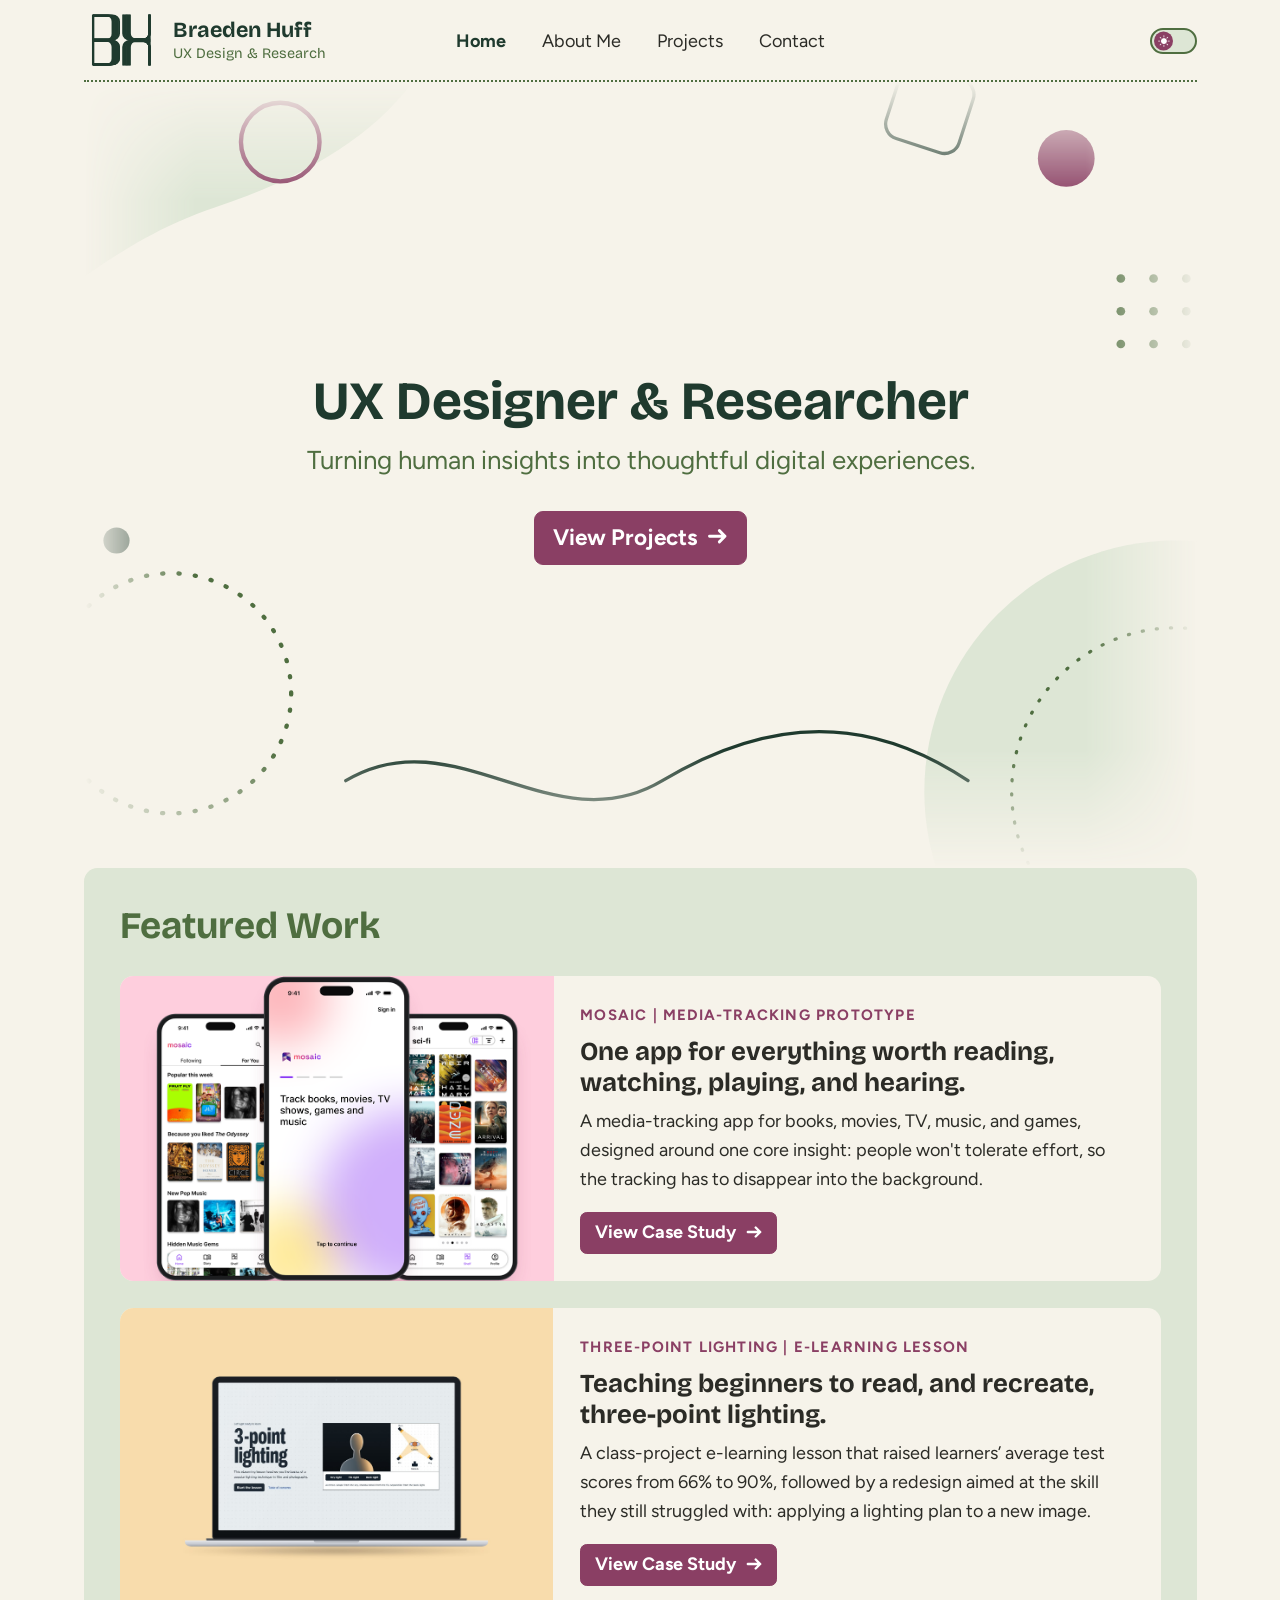
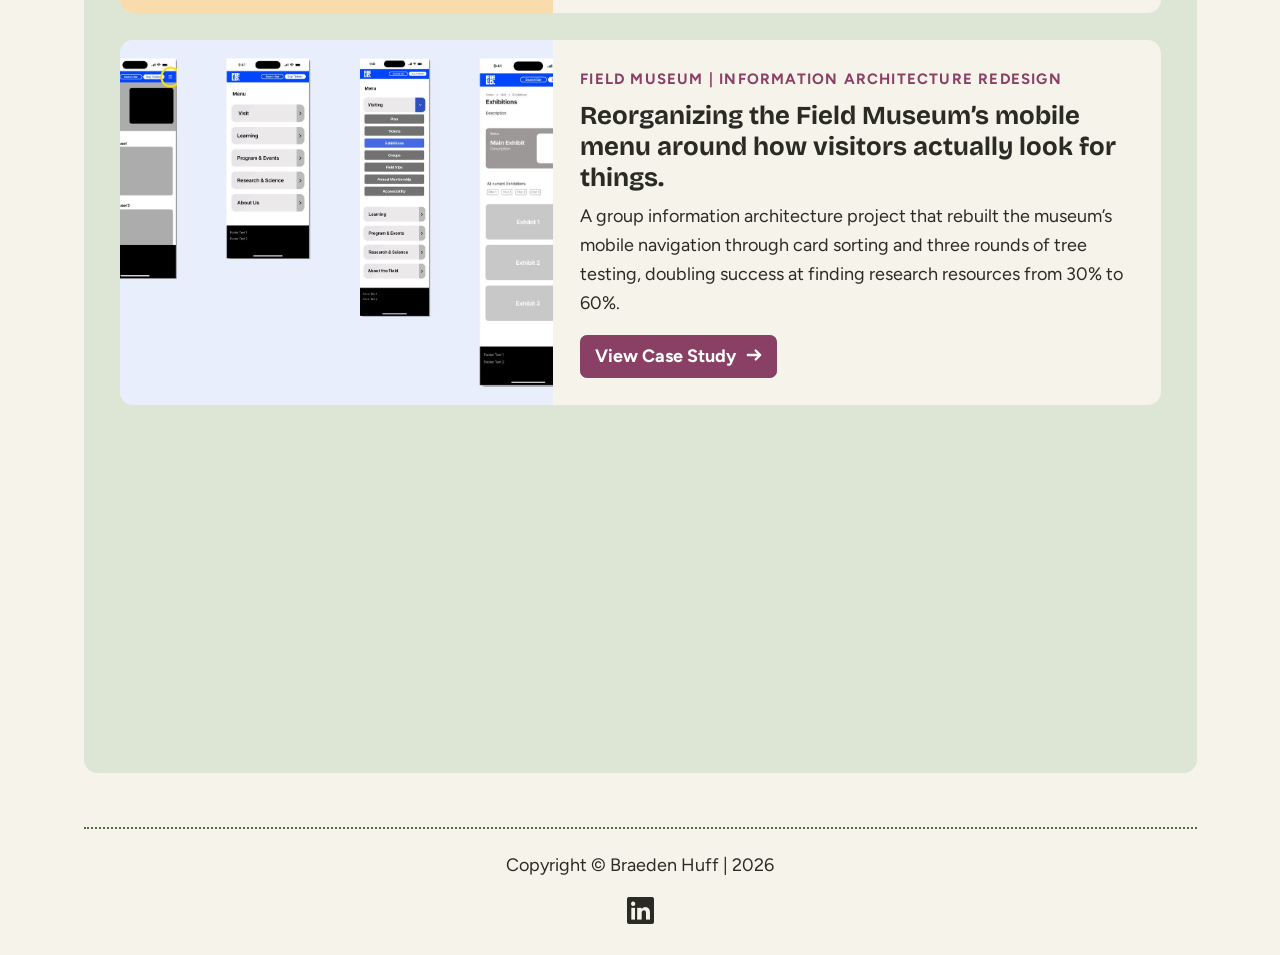
<file: index.html>
<!doctype html>
<html lang="en">
<head>
  <meta charset="utf-8">
  <meta name="viewport" content="width=device-width, initial-scale=1">
  <script>(function(){var t='light',u=new URL(location.href),q=u.searchParams.get('theme');try{if(q==='dark'||q==='light')localStorage.setItem('theme',q);if(localStorage.getItem('theme')==='dark')t='dark'}catch(e){if(q==='dark')t='dark'}if(u.searchParams.has('theme')){u.searchParams.delete('theme');history.replaceState(null,'',u)}document.documentElement.setAttribute('data-bs-theme',t)})();</script>
  <title>Braeden Huff | UX Designer &amp; Researcher</title>
  <meta name="description" content="Portfolio of Braeden Huff, UX Designer and Researcher based in Chicago, Illinois.">
  <!-- Favicons (from the logo site): favicon.ico holds the 16px and 32px browser icons;
       48px is the size Google Search shows; 180px is the iPhone/iPad home-screen icon -->
  <link rel="icon" type="image/x-icon" sizes="16x16 32x32" href="favicon.ico">
  <link rel="icon" type="image/png" sizes="48x48" href="images/logo/favicons/48.png">
  <link rel="apple-touch-icon" sizes="180x180" href="images/logo/favicons/180.png">
  <script>document.documentElement.classList.add('js');</script>

  <!-- Bootstrap 5 & Bootstrap Icons -->
  <link href="https://cdn.jsdelivr.net/npm/bootstrap@5.3.3/dist/css/bootstrap.min.css" rel="stylesheet">
  <link href="https://cdn.jsdelivr.net/npm/bootstrap-icons@1.11.3/font/bootstrap-icons.min.css" rel="stylesheet">

  <!-- Google Fonts: Bricolage Grotesque (400, 700) & Figtree (400, 700, italic 400, 700) -->
  <link rel="preconnect" href="https://fonts.googleapis.com">
  <link rel="preconnect" href="https://fonts.gstatic.com" crossorigin>
  <link href="https://fonts.googleapis.com/css2?family=Bricolage+Grotesque:wght@400;700&family=Figtree:ital,wght@0,400;0,700;1,400;1,700&display=swap" rel="stylesheet">

  <!-- Custom styles -->
  <link href="css/styles.css" rel="stylesheet">
</head>
<body class="d-flex flex-column min-vh-100">
  <a class="visually-hidden-focusable" href="#main">Skip to main content</a>

  <!-- Navbar -->
  <nav class="navbar navbar-expand-lg sticky-top site-nav" aria-label="Main navigation">
    <div class="container-lg">
      <a class="navbar-brand" href="index.html" aria-label="Braeden Huff">
        <span class="brand-mark" aria-hidden="true"></span>
        <span class="brand-text"><span class="brand-name">Braeden Huff</span><span class="brand-tagline">UX Design &amp; Research</span></span>
      </a>
      <button class="navbar-toggler" type="button" data-bs-toggle="collapse" data-bs-target="#mainNav" aria-controls="mainNav" aria-expanded="false" aria-label="Toggle navigation">
        <span class="navbar-toggler-icon"></span>
      </button>
      <div class="collapse navbar-collapse" id="mainNav">
        <ul class="navbar-nav">
          <li class="nav-item"><a class="nav-link active" aria-current="page" href="index.html">Home</a></li>
          <li class="nav-item"><a class="nav-link" href="aboutme.html">About Me</a></li>
          <li class="nav-item"><a class="nav-link" href="projects.html">Projects</a></li>
          <li class="nav-item"><a class="nav-link" href="contact.html">Contact</a></li>
        </ul>
        <!-- Dark mode switch: right end of the navbar on lg, below the links in the phone menu -->
        <div class="theme-toggle-wrap">
          <button type="button" class="theme-toggle" role="switch" aria-checked="false" aria-label="Dark mode">
            <span class="d-lg-none">Dark mode</span>
            <span class="theme-toggle-track" aria-hidden="true">
              <span class="theme-toggle-thumb"><i class="bi bi-sun-fill"></i><i class="bi bi-moon-stars-fill"></i></span>
            </span>
          </button>
        </div>
      </div>
    </div>
  </nav>

  <!-- Main content -->
  <main id="main" class="container-lg flex-grow-1 main-content">

    <!-- Hero -->
    <section class="hero text-center" aria-labelledby="hero-title">
      <!-- Placeholder vector graphic: replace with your own SVG illustration -->
      <svg class="hero-graphic" viewBox="0 0 1200 720" preserveAspectRatio="xMidYMid slice" aria-hidden="true" focusable="false">
        <!-- Shapes are grouped so each cluster can glide inward on narrower screens -->
        <g class="hg hg-tl">
          <path d="M0 0 H420 C390 90 300 140 210 170 C120 200 60 260 0 300 Z" fill="#DDE6D5"/>
          <circle cx="270" cy="110" r="36" fill="none" stroke="#8A3F64" stroke-width="4"/>
        </g>
        <g class="hg hg-tr">
          <rect x="830" y="70" width="70" height="70" rx="14" fill="none" stroke="#1F3A2E" stroke-width="3" transform="rotate(18 865 105)"/>
          <circle cx="990" cy="150" r="26" fill="#8A3F64"/>
          <g fill="#4F6E40">
            <circle cx="1040" cy="260" r="4"/><circle cx="1070" cy="260" r="4"/><circle cx="1100" cy="260" r="4"/><circle cx="1130" cy="260" r="4"/>
            <circle cx="1040" cy="290" r="4"/><circle cx="1070" cy="290" r="4"/><circle cx="1100" cy="290" r="4"/><circle cx="1130" cy="290" r="4"/>
            <circle cx="1040" cy="320" r="4"/><circle cx="1070" cy="320" r="4"/><circle cx="1100" cy="320" r="4"/><circle cx="1130" cy="320" r="4"/>
          </g>
        </g>
        <g class="hg hg-ml">
          <circle cx="120" cy="420" r="12" fill="#1F3A2E"/>
          <circle cx="170" cy="560" r="110" fill="none" stroke="#4F6E40" stroke-width="4" stroke-linecap="round" stroke-dasharray="1 14"/>
        </g>
        <g class="hg hg-br">
          <circle cx="1090" cy="650" r="230" fill="#DDE6D5"/>
          <circle cx="1090" cy="650" r="150" fill="none" stroke="#4F6E40" stroke-width="3" stroke-linecap="round" stroke-dasharray="1 12"/>
        </g>
        <g class="hg hg-b">
          <path d="M330 640 C430 580 520 700 620 640 S810 580 900 640" fill="none" stroke="#1F3A2E" stroke-width="3" stroke-linecap="round"/>
        </g>
      </svg>

      <div class="hero-content">
        <h1 id="hero-title">UX Designer &amp; Researcher</h1>
        <h2 class="hero-subtitle">Turning human insights into thoughtful digital experiences.</h2>
        <a href="projects.html" class="btn btn-berry btn-lg">View Projects<svg class="btn-arrow ms-2" viewBox="0 0 16 16" aria-hidden="true" focusable="false"><path d="M2.5 8h11M9.5 4l4 4-4 4"/></svg></a>
      </div>
    </section>

    <!-- Featured Work: banner that contains the project cards -->
    <section aria-labelledby="featured-work">
      <div class="section-banner">
        <h2 id="featured-work" class="text-center text-lg-start">Featured Work</h2>

        <div class="row g-4">

          <div class="col-12 reveal">
            <article class="card project-card">
              <div class="row g-0">
                <div class="col-md-5">
                  <a href="portfolioprojects/project1.html" class="card-img-link" tabindex="-1" aria-hidden="true">
                    <div class="card-img-side card-img-full-height card-img-mockup card-phones" style="--phones-bg: #FECEDD;"><div class="card-phones-stage"><img src="images/project1/mosaic-card-left.png" class="cp-phone cp-left" alt="" style="left: 5.25%; top: 23.4%; width: 35.75%;"><img src="images/project1/mosaic-card-right.png" class="cp-phone cp-right" alt="" style="left: 59%; top: 23.4%; width: 35.75%;"><img src="images/project1/mosaic-card-front.png" class="cp-phone cp-front" alt="" style="left: 30.05%; top: 14.75%; width: 39.9%;"></div></div>
                  </a>
                </div>
                <div class="col-md-7">
                  <div class="card-body d-flex flex-column h-100 p-4">
                    <p class="card-tag">Mosaic | Media-Tracking Prototype</p>
                    <h4 class="card-title">One app for everything worth reading, watching, playing, and hearing.</h4>
                    <p class="card-text d-none d-md-block">A media-tracking app for books, movies, TV, music, and games, designed around one core insight: people won't tolerate effort, so the tracking has to disappear into the background.</p>
                    <a href="portfolioprojects/project1.html" class="btn btn-berry mt-auto align-self-start">View Case Study<svg class="btn-arrow ms-2" viewBox="0 0 16 16" aria-hidden="true" focusable="false"><path d="M2.5 8h11M9.5 4l4 4-4 4"/></svg></a>
                  </div>
                </div>
              </div>
            </article>
          </div>

          <div class="col-12 reveal">
            <article class="card project-card">
              <div class="row g-0">
                <div class="col-md-5">
                  <a href="portfolioprojects/project2.html" class="card-img-link" tabindex="-1" aria-hidden="true">
                    <img src="images/project2/laptop-mockup-card.jpg" class="card-img-side card-img-full-height card-img-mockup" alt="">
                  </a>
                </div>
                <div class="col-md-7">
                  <div class="card-body d-flex flex-column h-100 p-4">
                    <p class="card-tag">Three-Point Lighting | E-Learning Lesson</p>
                    <h4 class="card-title">Teaching beginners to read, and recreate, three-point lighting.</h4>
                    <p class="card-text d-none d-md-block">A class-project e-learning lesson that raised learners&rsquo; average test scores from 66% to 90%, followed by a redesign aimed at the skill they still struggled with: applying a lighting plan to a new image.</p>
                    <a href="portfolioprojects/project2.html" class="btn btn-berry mt-auto align-self-start">View Case Study<svg class="btn-arrow ms-2" viewBox="0 0 16 16" aria-hidden="true" focusable="false"><path d="M2.5 8h11M9.5 4l4 4-4 4"/></svg></a>
                  </div>
                </div>
              </div>
            </article>
          </div>

          <div class="col-12 reveal">
            <article class="card project-card">
              <div class="row g-0">
                <div class="col-md-5">
                  <a href="portfolioprojects/project3.html" class="card-img-link" tabindex="-1" aria-hidden="true">
                    <img src="images/project3/hero-final-wireframes.jpg" class="card-img-side" alt="">
                  </a>
                </div>
                <div class="col-md-7">
                  <div class="card-body d-flex flex-column h-100 p-4">
                    <p class="card-tag">Field Museum | Information Architecture Redesign</p>
                    <h4 class="card-title">Reorganizing the Field Museum&rsquo;s mobile menu around how visitors actually look for things.</h4>
                    <p class="card-text d-none d-md-block">A group information architecture project that rebuilt the museum&rsquo;s mobile navigation through card sorting and three rounds of tree testing, doubling success at finding research resources from 30% to 60%.</p>
                    <a href="portfolioprojects/project3.html" class="btn btn-berry mt-auto align-self-start">View Case Study<svg class="btn-arrow ms-2" viewBox="0 0 16 16" aria-hidden="true" focusable="false"><path d="M2.5 8h11M9.5 4l4 4-4 4"/></svg></a>
                  </div>
                </div>
              </div>
            </article>
          </div>

          <div class="col-12 reveal">
            <article class="card project-card">
              <div class="row g-0">
                <div class="col-md-5">
                  <a href="portfolioprojects/project4.html" class="card-img-link" tabindex="-1" aria-hidden="true">
                    <div class="card-img-side card-img-full-height card-img-mockup card-phones" style="--phones-bg: #FFD6AD;"><div class="card-phones-stage"><img src="images/project4/ourtable-card-left.png" class="cp-phone cp-left" alt="" style="left: 5.25%; top: 23.6%; width: 35.8%;"><img src="images/project4/ourtable-card-right.png" class="cp-phone cp-right" alt="" style="left: 58.95%; top: 23.6%; width: 35.8%;"><img src="images/project4/ourtable-card-front.png" class="cp-phone cp-front" alt="" style="left: 29.95%; top: 14.8%; width: 40.1%;"></div></div>
                  </a>
                </div>
                <div class="col-md-7">
                  <div class="card-body d-flex flex-column h-100 p-4">
                    <p class="card-tag">Our Table | Lorem Ipsum Dolor</p>
                    <h4 class="card-title">Lorem ipsum dolor sit amet, consectetur adipiscing elit sed do eiusmod tempor.</h4>
                    <p class="card-text d-none d-md-block">Lorem ipsum dolor sit amet, consectetur adipiscing elit. Integer posuere erat a ante venenatis dapibus posuere velit aliquet. Donec sed odio dui, cras mattis consectetur purus sit amet fermentum.</p>
                    <a href="portfolioprojects/project4.html" class="btn btn-berry mt-auto align-self-start">View Case Study<svg class="btn-arrow ms-2" viewBox="0 0 16 16" aria-hidden="true" focusable="false"><path d="M2.5 8h11M9.5 4l4 4-4 4"/></svg></a>
                  </div>
                </div>
              </div>
            </article>
          </div>

        </div>
      </div>
    </section>
  </main>

  <!-- Footer -->
  <footer class="footer">
    <div class="container-lg">
      <div class="footer-inner">
        <p>Copyright &copy; Braeden Huff | 2026</p>
        <a class="social-link" href="https://www.linkedin.com/in/braeden-huff" target="_blank" rel="noopener noreferrer" aria-label="Braeden Huff on LinkedIn (opens in a new tab)">
          <i class="bi bi-linkedin" aria-hidden="true"></i>
        </a>
      </div>
    </div>
  </footer>

  <script src="https://cdn.jsdelivr.net/npm/bootstrap@5.3.3/dist/js/bootstrap.bundle.min.js"></script>
  <script src="js/theme.js"></script>
  <script>
    // Grow each card in as it scrolls into view
    const reveals = document.querySelectorAll('.reveal');
    if ('IntersectionObserver' in window) {
      const observer = new IntersectionObserver((entries) => {
        entries.forEach((entry) => {
          if (entry.isIntersecting) {
            entry.target.classList.add('is-visible');
            observer.unobserve(entry.target);
          }
        });
      }, { threshold: 0.15 });
      reveals.forEach((el) => observer.observe(el));
    } else {
      reveals.forEach((el) => el.classList.add('is-visible'));
    }
  </script>
</body>
</html>
</file>
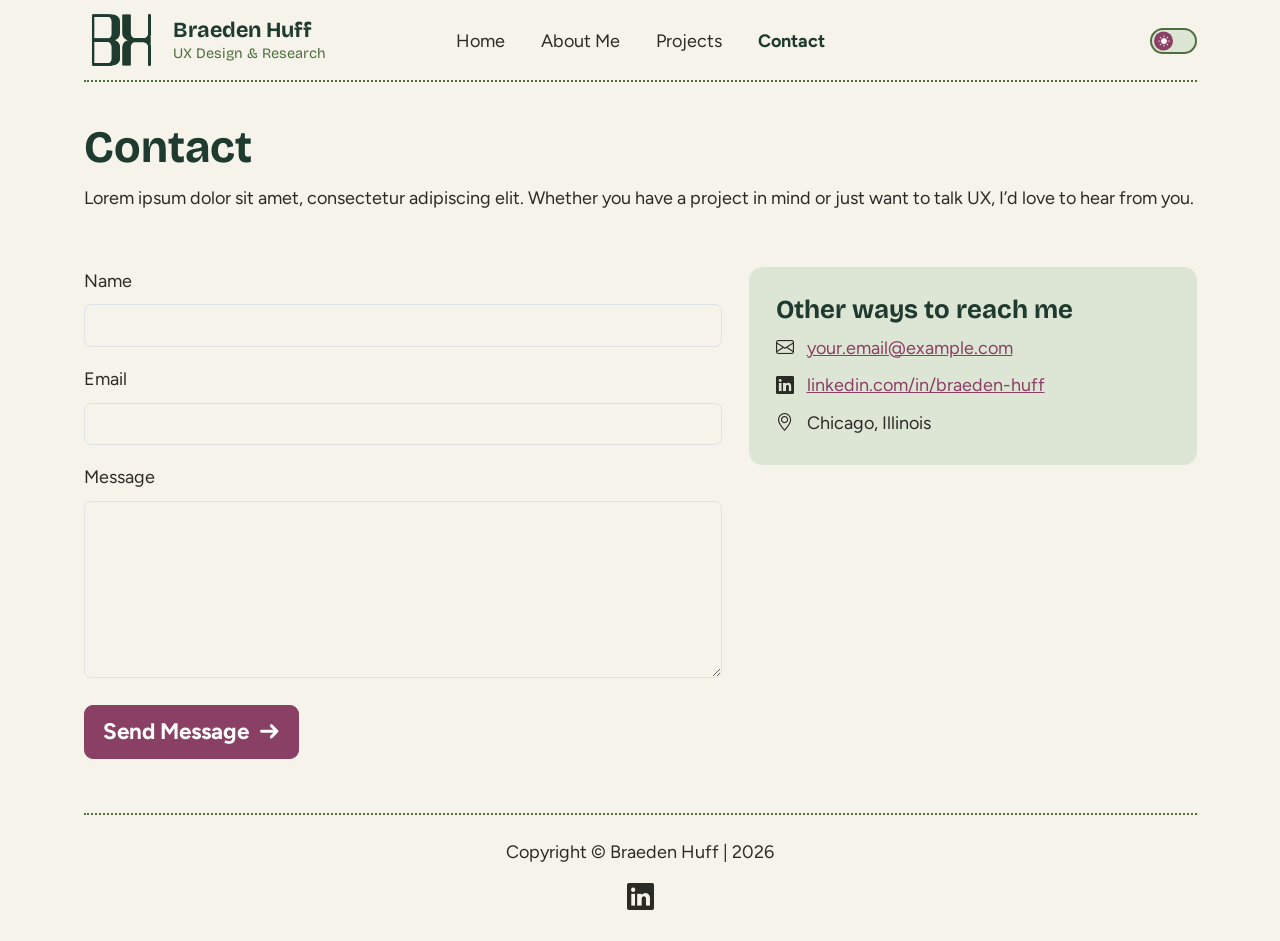
<file: contact.html>
<!doctype html>
<html lang="en">
<head>
  <meta charset="utf-8">
  <meta name="viewport" content="width=device-width, initial-scale=1">
  <script>(function(){var t='light',u=new URL(location.href),q=u.searchParams.get('theme');try{if(q==='dark'||q==='light')localStorage.setItem('theme',q);if(localStorage.getItem('theme')==='dark')t='dark'}catch(e){if(q==='dark')t='dark'}if(u.searchParams.has('theme')){u.searchParams.delete('theme');history.replaceState(null,'',u)}document.documentElement.setAttribute('data-bs-theme',t)})();</script>
  <title>Contact | Braeden Huff</title>
  <meta name="description" content="Get in touch with Braeden Huff, UX Designer and Researcher.">
  <!-- Favicons (from the logo site): favicon.ico holds the 16px and 32px browser icons;
       48px is the size Google Search shows; 180px is the iPhone/iPad home-screen icon -->
  <link rel="icon" type="image/x-icon" sizes="16x16 32x32" href="favicon.ico">
  <link rel="icon" type="image/png" sizes="48x48" href="images/logo/favicons/48.png">
  <link rel="apple-touch-icon" sizes="180x180" href="images/logo/favicons/180.png">

  <!-- Bootstrap 5 & Bootstrap Icons -->
  <link href="https://cdn.jsdelivr.net/npm/bootstrap@5.3.3/dist/css/bootstrap.min.css" rel="stylesheet">
  <link href="https://cdn.jsdelivr.net/npm/bootstrap-icons@1.11.3/font/bootstrap-icons.min.css" rel="stylesheet">

  <!-- Google Fonts: Bricolage Grotesque (400, 700) & Figtree (400, 700, italic 400, 700) -->
  <link rel="preconnect" href="https://fonts.googleapis.com">
  <link rel="preconnect" href="https://fonts.gstatic.com" crossorigin>
  <link href="https://fonts.googleapis.com/css2?family=Bricolage+Grotesque:wght@400;700&family=Figtree:ital,wght@0,400;0,700;1,400;1,700&display=swap" rel="stylesheet">

  <!-- Custom styles -->
  <link href="css/styles.css" rel="stylesheet">
</head>
<body class="d-flex flex-column min-vh-100">
  <a class="visually-hidden-focusable" href="#main">Skip to main content</a>

  <!-- Navbar -->
  <nav class="navbar navbar-expand-lg sticky-top site-nav" aria-label="Main navigation">
    <div class="container-lg">
      <a class="navbar-brand" href="index.html" aria-label="Braeden Huff">
        <span class="brand-mark" aria-hidden="true"></span>
        <span class="brand-text"><span class="brand-name">Braeden Huff</span><span class="brand-tagline">UX Design &amp; Research</span></span>
      </a>
      <button class="navbar-toggler" type="button" data-bs-toggle="collapse" data-bs-target="#mainNav" aria-controls="mainNav" aria-expanded="false" aria-label="Toggle navigation">
        <span class="navbar-toggler-icon"></span>
      </button>
      <div class="collapse navbar-collapse" id="mainNav">
        <ul class="navbar-nav">
          <li class="nav-item"><a class="nav-link" href="index.html">Home</a></li>
          <li class="nav-item"><a class="nav-link" href="aboutme.html">About Me</a></li>
          <li class="nav-item"><a class="nav-link" href="projects.html">Projects</a></li>
          <li class="nav-item"><a class="nav-link active" aria-current="page" href="contact.html">Contact</a></li>
        </ul>
        <!-- Dark mode switch: right end of the navbar on lg, below the links in the phone menu -->
        <div class="theme-toggle-wrap">
          <button type="button" class="theme-toggle" role="switch" aria-checked="false" aria-label="Dark mode">
            <span class="d-lg-none">Dark mode</span>
            <span class="theme-toggle-track" aria-hidden="true">
              <span class="theme-toggle-thumb"><i class="bi bi-sun-fill"></i><i class="bi bi-moon-stars-fill"></i></span>
            </span>
          </button>
        </div>
      </div>
    </div>
  </nav>

  <!-- Main content -->
  <main id="main" class="container-lg flex-grow-1 main-content">
    <h1>Contact</h1>
    <p class="mb-5">Lorem ipsum dolor sit amet, consectetur adipiscing elit. Whether you have a project in mind or just want to talk UX, I&rsquo;d love to hear from you.</p>

    <div class="row gx-4 gy-5">
      <!-- Contact form: no backend yet. It opens the visitor's email app via mailto:.
           Replace the placeholder address below (and in the sidebar) with your real email,
           or swap the action for a form service when you're ready. -->
      <div class="col-12 col-lg-7">
        <form action="mailto:your.email@example.com" method="post" enctype="text/plain">
          <div class="mb-3">
            <label for="name" class="form-label">Name</label>
            <input type="text" class="form-control" id="name" name="name" autocomplete="name" required>
          </div>
          <div class="mb-3">
            <label for="email" class="form-label">Email</label>
            <input type="email" class="form-control" id="email" name="email" autocomplete="email" required>
          </div>
          <div class="mb-4">
            <label for="message" class="form-label">Message</label>
            <textarea class="form-control" id="message" name="message" rows="6" required></textarea>
          </div>
          <button type="submit" class="btn btn-berry btn-lg">Send Message<svg class="btn-arrow ms-2" viewBox="0 0 16 16" aria-hidden="true" focusable="false"><path d="M2.5 8h11M9.5 4l4 4-4 4"/></svg></button>
        </form>
      </div>

      <div class="col-12 col-lg-5">
        <div class="cs-callout">
          <h4>Other ways to reach me</h4>
          <ul class="list-unstyled mb-0">
            <li class="mb-2">
              <i class="bi bi-envelope me-2" aria-hidden="true"></i>
              <a href="mailto:your.email@example.com">your.email@example.com</a>
            </li>
            <li class="mb-2">
              <i class="bi bi-linkedin me-2" aria-hidden="true"></i>
              <a href="https://www.linkedin.com/in/braeden-huff" target="_blank" rel="noopener noreferrer">linkedin.com/in/braeden-huff<span class="visually-hidden"> (opens in a new tab)</span></a>
            </li>
            <li>
              <i class="bi bi-geo-alt me-2" aria-hidden="true"></i>
              Chicago, Illinois
            </li>
          </ul>
        </div>
      </div>
    </div>
  </main>

  <!-- Footer -->
  <footer class="footer">
    <div class="container-lg">
      <div class="footer-inner">
        <p>Copyright &copy; Braeden Huff | 2026</p>
        <a class="social-link" href="https://www.linkedin.com/in/braeden-huff" target="_blank" rel="noopener noreferrer" aria-label="Braeden Huff on LinkedIn (opens in a new tab)">
          <i class="bi bi-linkedin" aria-hidden="true"></i>
        </a>
      </div>
    </div>
  </footer>

  <script src="https://cdn.jsdelivr.net/npm/bootstrap@5.3.3/dist/js/bootstrap.bundle.min.js"></script>
  <script src="js/theme.js"></script>
</body>
</html>
</file>
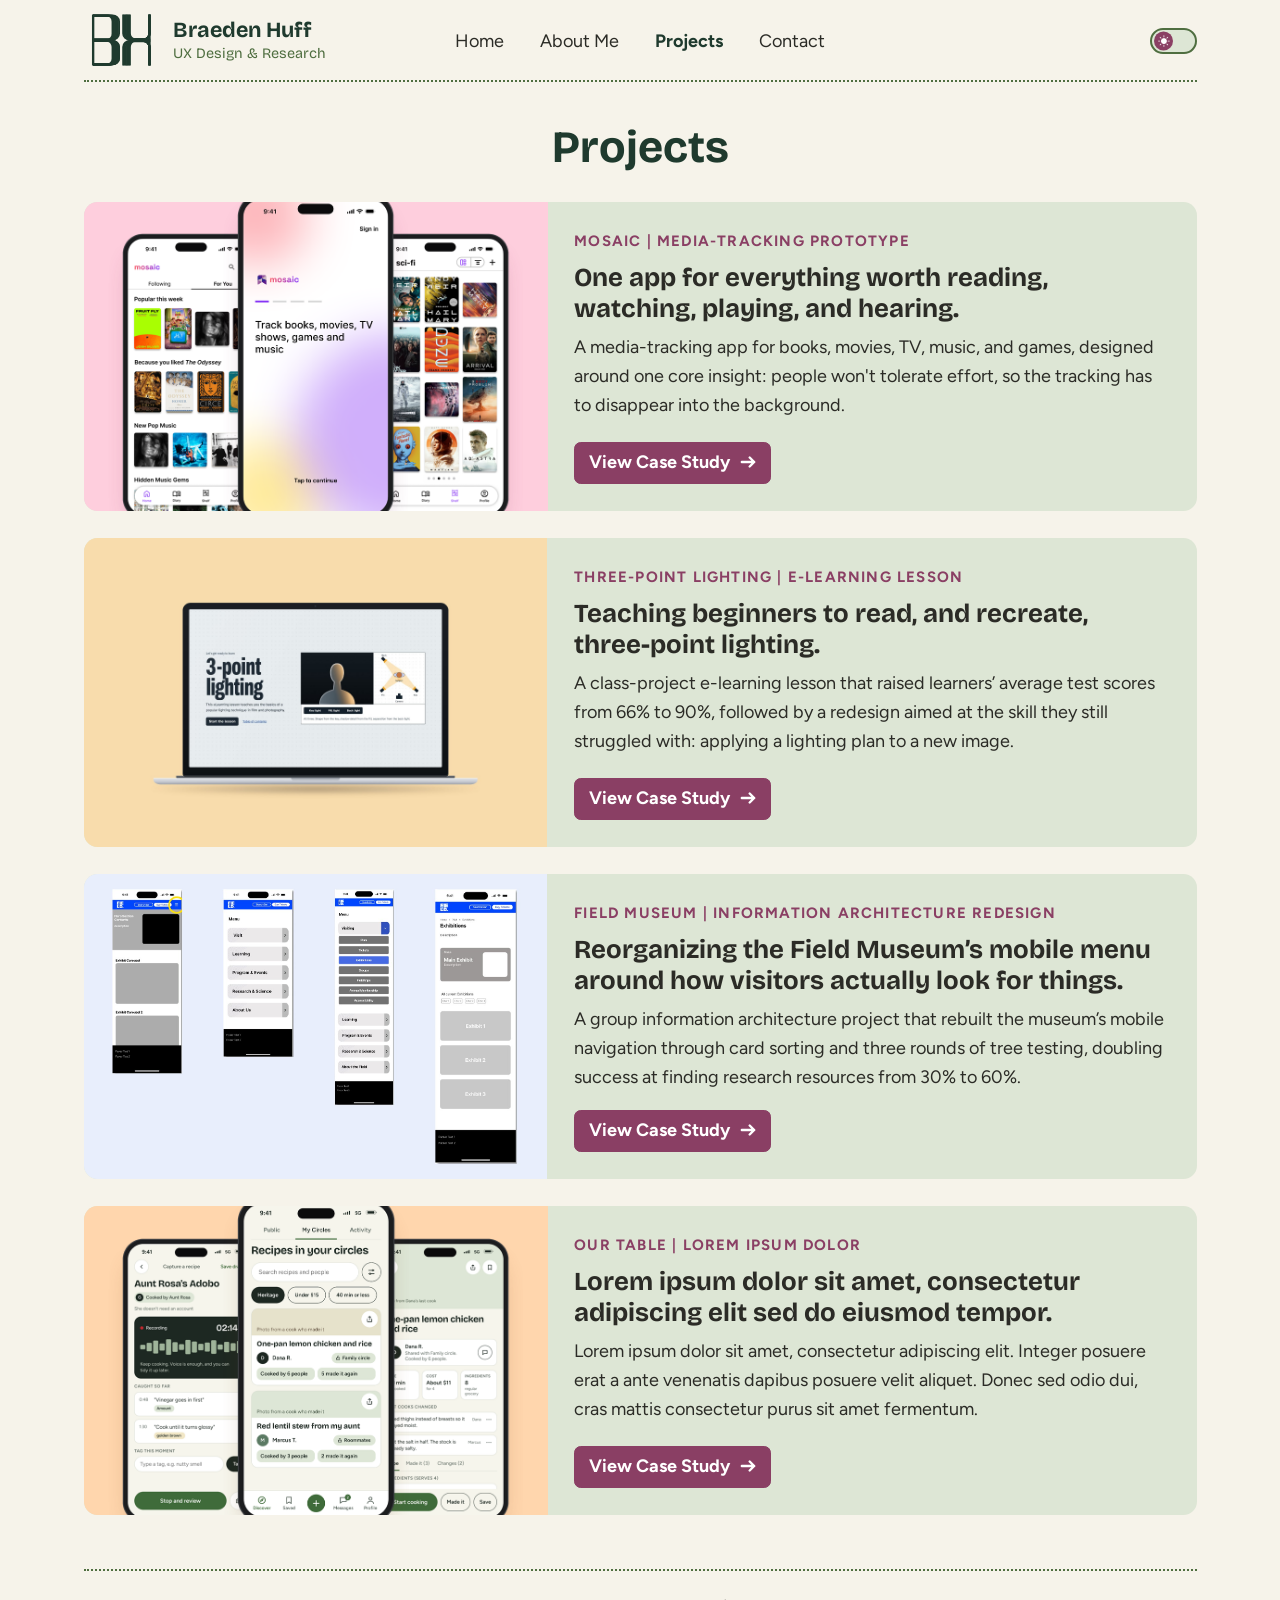
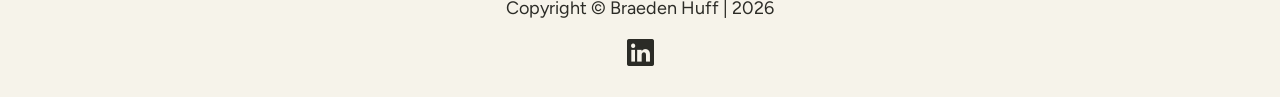
<file: projects.html>
<!doctype html>
<html lang="en">
<head>
  <meta charset="utf-8">
  <meta name="viewport" content="width=device-width, initial-scale=1">
  <script>(function(){var t='light',u=new URL(location.href),q=u.searchParams.get('theme');try{if(q==='dark'||q==='light')localStorage.setItem('theme',q);if(localStorage.getItem('theme')==='dark')t='dark'}catch(e){if(q==='dark')t='dark'}if(u.searchParams.has('theme')){u.searchParams.delete('theme');history.replaceState(null,'',u)}document.documentElement.setAttribute('data-bs-theme',t)})();</script>
  <title>Projects | Braeden Huff</title>
  <meta name="description" content="UX design and research case studies by Braeden Huff.">
  <!-- Favicons (from the logo site): favicon.ico holds the 16px and 32px browser icons;
       48px is the size Google Search shows; 180px is the iPhone/iPad home-screen icon -->
  <link rel="icon" type="image/x-icon" sizes="16x16 32x32" href="favicon.ico">
  <link rel="icon" type="image/png" sizes="48x48" href="images/logo/favicons/48.png">
  <link rel="apple-touch-icon" sizes="180x180" href="images/logo/favicons/180.png">
  <script>document.documentElement.classList.add('js');</script>

  <!-- Bootstrap 5 & Bootstrap Icons -->
  <link href="https://cdn.jsdelivr.net/npm/bootstrap@5.3.3/dist/css/bootstrap.min.css" rel="stylesheet">
  <link href="https://cdn.jsdelivr.net/npm/bootstrap-icons@1.11.3/font/bootstrap-icons.min.css" rel="stylesheet">

  <!-- Google Fonts: Bricolage Grotesque (400, 700) & Figtree (400, 700, italic 400, 700) -->
  <link rel="preconnect" href="https://fonts.googleapis.com">
  <link rel="preconnect" href="https://fonts.gstatic.com" crossorigin>
  <link href="https://fonts.googleapis.com/css2?family=Bricolage+Grotesque:wght@400;700&family=Figtree:ital,wght@0,400;0,700;1,400;1,700&display=swap" rel="stylesheet">

  <!-- Custom styles -->
  <link href="css/styles.css" rel="stylesheet">
</head>
<body class="d-flex flex-column min-vh-100">
  <a class="visually-hidden-focusable" href="#main">Skip to main content</a>

  <!-- Navbar -->
  <nav class="navbar navbar-expand-lg sticky-top site-nav" aria-label="Main navigation">
    <div class="container-lg">
      <a class="navbar-brand" href="index.html" aria-label="Braeden Huff">
        <span class="brand-mark" aria-hidden="true"></span>
        <span class="brand-text"><span class="brand-name">Braeden Huff</span><span class="brand-tagline">UX Design &amp; Research</span></span>
      </a>
      <button class="navbar-toggler" type="button" data-bs-toggle="collapse" data-bs-target="#mainNav" aria-controls="mainNav" aria-expanded="false" aria-label="Toggle navigation">
        <span class="navbar-toggler-icon"></span>
      </button>
      <div class="collapse navbar-collapse" id="mainNav">
        <ul class="navbar-nav">
          <li class="nav-item"><a class="nav-link" href="index.html">Home</a></li>
          <li class="nav-item"><a class="nav-link" href="aboutme.html">About Me</a></li>
          <li class="nav-item"><a class="nav-link active" aria-current="page" href="projects.html">Projects</a></li>
          <li class="nav-item"><a class="nav-link" href="contact.html">Contact</a></li>
        </ul>
        <!-- Dark mode switch: right end of the navbar on lg, below the links in the phone menu -->
        <div class="theme-toggle-wrap">
          <button type="button" class="theme-toggle" role="switch" aria-checked="false" aria-label="Dark mode">
            <span class="d-lg-none">Dark mode</span>
            <span class="theme-toggle-track" aria-hidden="true">
              <span class="theme-toggle-thumb"><i class="bi bi-sun-fill"></i><i class="bi bi-moon-stars-fill"></i></span>
            </span>
          </button>
        </div>
      </div>
    </div>
  </nav>

  <!-- Main content -->
  <main id="main" class="container-lg flex-grow-1 main-content">
    <h1 class="mb-4 text-center">Projects</h1>

    <div class="row g-4">

      <div class="col-12 reveal">
        <article class="card project-card">
          <div class="row g-0">
            <div class="col-md-5">
              <a href="portfolioprojects/project1.html" class="card-img-link" tabindex="-1" aria-hidden="true">
                <div class="card-img-side card-img-full-height card-img-mockup card-phones" style="--phones-bg: #FECEDD;"><div class="card-phones-stage"><img src="images/project1/mosaic-card-left.png" class="cp-phone cp-left" alt="" style="left: 5.25%; top: 23.4%; width: 35.75%;"><img src="images/project1/mosaic-card-right.png" class="cp-phone cp-right" alt="" style="left: 59%; top: 23.4%; width: 35.75%;"><img src="images/project1/mosaic-card-front.png" class="cp-phone cp-front" alt="" style="left: 30.05%; top: 14.75%; width: 39.9%;"></div></div>
              </a>
            </div>
            <div class="col-md-7">
              <div class="card-body d-flex flex-column h-100 p-4">
                <p class="card-tag">Mosaic | Media-Tracking Prototype</p>
                <h4 class="card-title">One app for everything worth reading, watching, playing, and hearing.</h4>
                <p class="card-text d-none d-md-block">A media-tracking app for books, movies, TV, music, and games, designed around one core insight: people won't tolerate effort, so the tracking has to disappear into the background.</p>
                <a href="portfolioprojects/project1.html" class="btn btn-berry mt-auto align-self-start">View Case Study<svg class="btn-arrow ms-2" viewBox="0 0 16 16" aria-hidden="true" focusable="false"><path d="M2.5 8h11M9.5 4l4 4-4 4"/></svg></a>
              </div>
            </div>
          </div>
        </article>
      </div>

      <div class="col-12 reveal">
        <article class="card project-card">
          <div class="row g-0">
            <div class="col-md-5">
              <a href="portfolioprojects/project2.html" class="card-img-link" tabindex="-1" aria-hidden="true">
                <img src="images/project2/laptop-mockup-card.jpg" class="card-img-side card-img-full-height card-img-mockup" alt="">
              </a>
            </div>
            <div class="col-md-7">
              <div class="card-body d-flex flex-column h-100 p-4">
                <p class="card-tag">Three-Point Lighting | E-Learning Lesson</p>
                <h4 class="card-title">Teaching beginners to read, and recreate, three-point lighting.</h4>
                <p class="card-text d-none d-md-block">A class-project e-learning lesson that raised learners&rsquo; average test scores from 66% to 90%, followed by a redesign aimed at the skill they still struggled with: applying a lighting plan to a new image.</p>
                <a href="portfolioprojects/project2.html" class="btn btn-berry mt-auto align-self-start">View Case Study<svg class="btn-arrow ms-2" viewBox="0 0 16 16" aria-hidden="true" focusable="false"><path d="M2.5 8h11M9.5 4l4 4-4 4"/></svg></a>
              </div>
            </div>
          </div>
        </article>
      </div>

      <div class="col-12 reveal">
        <article class="card project-card">
          <div class="row g-0">
            <div class="col-md-5">
              <a href="portfolioprojects/project3.html" class="card-img-link" tabindex="-1" aria-hidden="true">
                <img src="images/project3/hero-final-wireframes.jpg" class="card-img-side" alt="">
              </a>
            </div>
            <div class="col-md-7">
              <div class="card-body d-flex flex-column h-100 p-4">
                <p class="card-tag">Field Museum | Information Architecture Redesign</p>
                <h4 class="card-title">Reorganizing the Field Museum&rsquo;s mobile menu around how visitors actually look for things.</h4>
                <p class="card-text d-none d-md-block">A group information architecture project that rebuilt the museum&rsquo;s mobile navigation through card sorting and three rounds of tree testing, doubling success at finding research resources from 30% to 60%.</p>
                <a href="portfolioprojects/project3.html" class="btn btn-berry mt-auto align-self-start">View Case Study<svg class="btn-arrow ms-2" viewBox="0 0 16 16" aria-hidden="true" focusable="false"><path d="M2.5 8h11M9.5 4l4 4-4 4"/></svg></a>
              </div>
            </div>
          </div>
        </article>
      </div>

      <div class="col-12 reveal">
        <article class="card project-card">
          <div class="row g-0">
            <div class="col-md-5">
              <a href="portfolioprojects/project4.html" class="card-img-link" tabindex="-1" aria-hidden="true">
                <div class="card-img-side card-img-full-height card-img-mockup card-phones" style="--phones-bg: #FFD6AD;"><div class="card-phones-stage"><img src="images/project4/ourtable-card-left.png" class="cp-phone cp-left" alt="" style="left: 5.25%; top: 23.6%; width: 35.8%;"><img src="images/project4/ourtable-card-right.png" class="cp-phone cp-right" alt="" style="left: 58.95%; top: 23.6%; width: 35.8%;"><img src="images/project4/ourtable-card-front.png" class="cp-phone cp-front" alt="" style="left: 29.95%; top: 14.8%; width: 40.1%;"></div></div>
              </a>
            </div>
            <div class="col-md-7">
              <div class="card-body d-flex flex-column h-100 p-4">
                <p class="card-tag">Our Table | Lorem Ipsum Dolor</p>
                <h4 class="card-title">Lorem ipsum dolor sit amet, consectetur adipiscing elit sed do eiusmod tempor.</h4>
                <p class="card-text d-none d-md-block">Lorem ipsum dolor sit amet, consectetur adipiscing elit. Integer posuere erat a ante venenatis dapibus posuere velit aliquet. Donec sed odio dui, cras mattis consectetur purus sit amet fermentum.</p>
                <a href="portfolioprojects/project4.html" class="btn btn-berry mt-auto align-self-start">View Case Study<svg class="btn-arrow ms-2" viewBox="0 0 16 16" aria-hidden="true" focusable="false"><path d="M2.5 8h11M9.5 4l4 4-4 4"/></svg></a>
              </div>
            </div>
          </div>
        </article>
      </div>

    </div>
  </main>

  <!-- Footer -->
  <footer class="footer">
    <div class="container-lg">
      <div class="footer-inner">
        <p>Copyright &copy; Braeden Huff | 2026</p>
        <a class="social-link" href="https://www.linkedin.com/in/braeden-huff" target="_blank" rel="noopener noreferrer" aria-label="Braeden Huff on LinkedIn (opens in a new tab)">
          <i class="bi bi-linkedin" aria-hidden="true"></i>
        </a>
      </div>
    </div>
  </footer>

  <script src="https://cdn.jsdelivr.net/npm/bootstrap@5.3.3/dist/js/bootstrap.bundle.min.js"></script>
  <script src="js/theme.js"></script>
  <script>
    // Grow each card in as it scrolls into view
    const reveals = document.querySelectorAll('.reveal');
    if ('IntersectionObserver' in window) {
      const observer = new IntersectionObserver((entries) => {
        entries.forEach((entry) => {
          if (entry.isIntersecting) {
            entry.target.classList.add('is-visible');
            observer.unobserve(entry.target);
          }
        });
      }, { threshold: 0.15 });
      reveals.forEach((el) => observer.observe(el));
    } else {
      reveals.forEach((el) => el.classList.add('is-visible'));
    }
  </script>
</body>
</html>
</file>
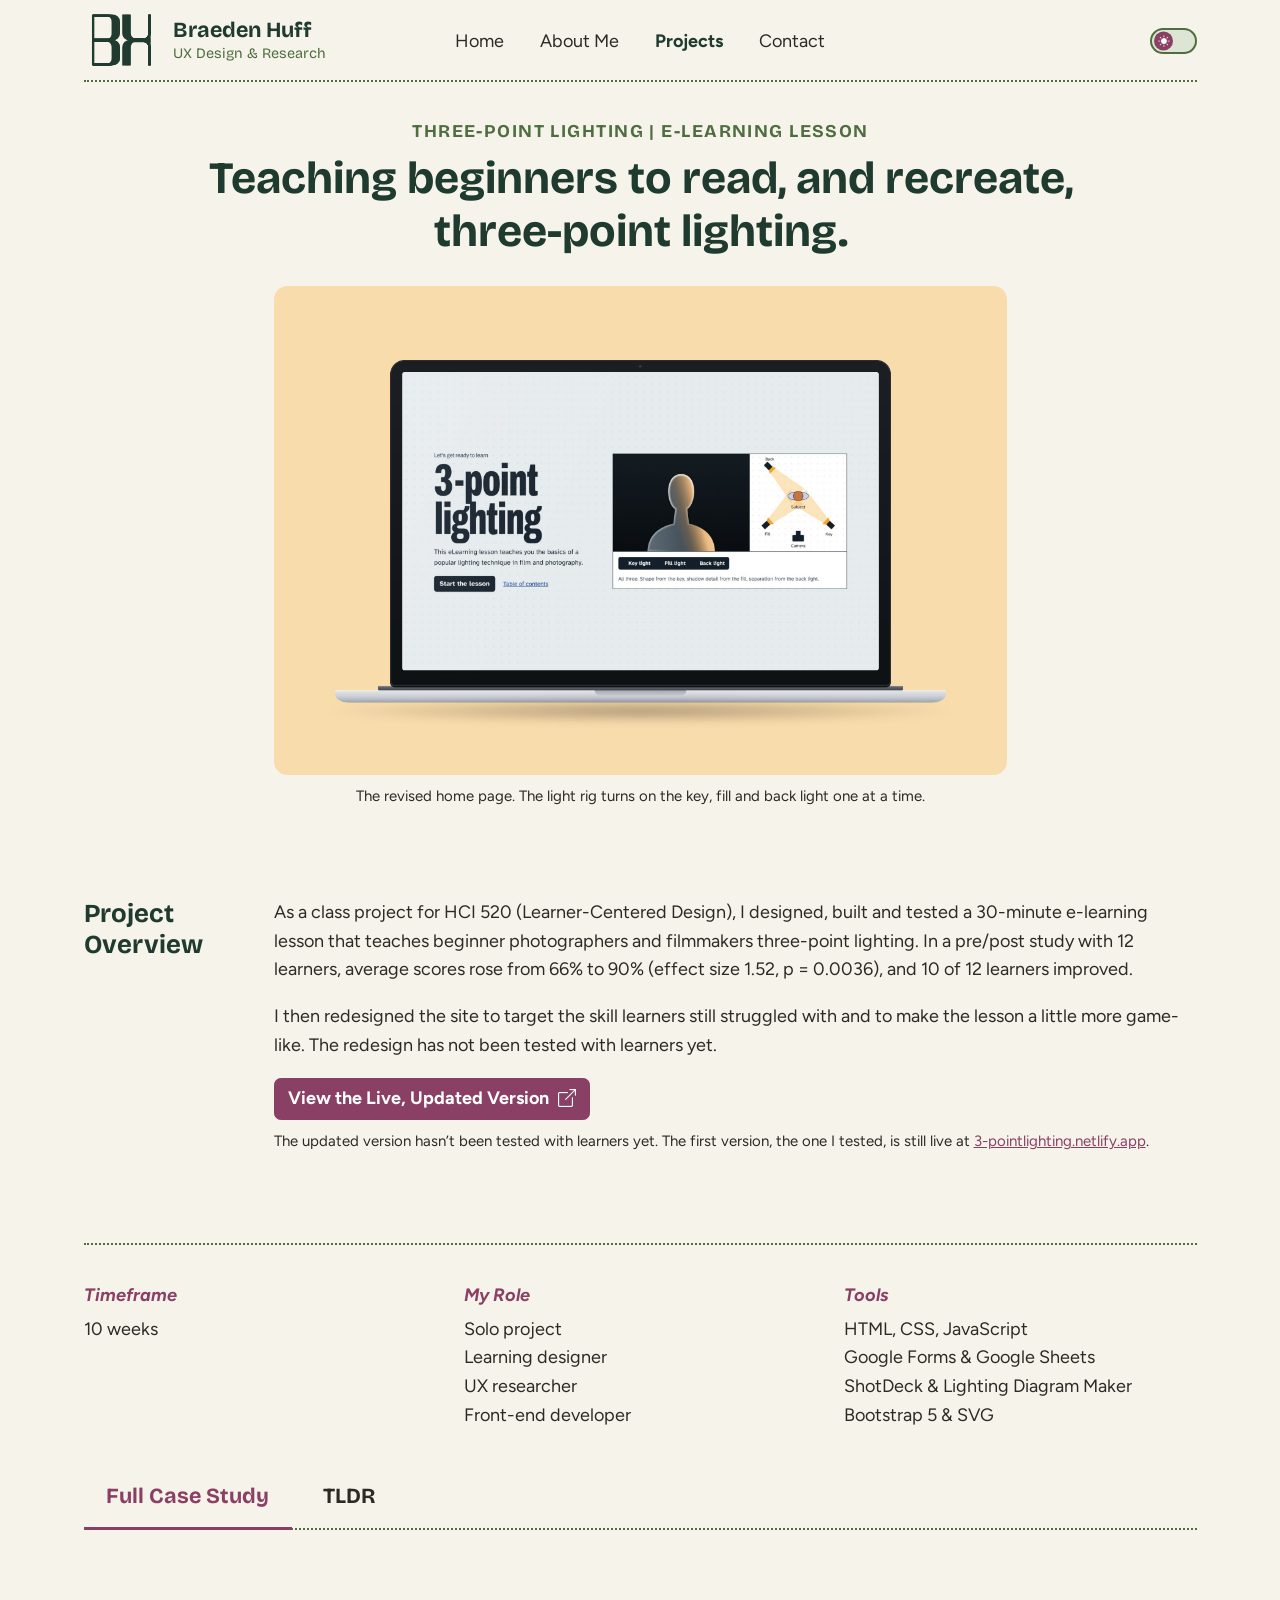
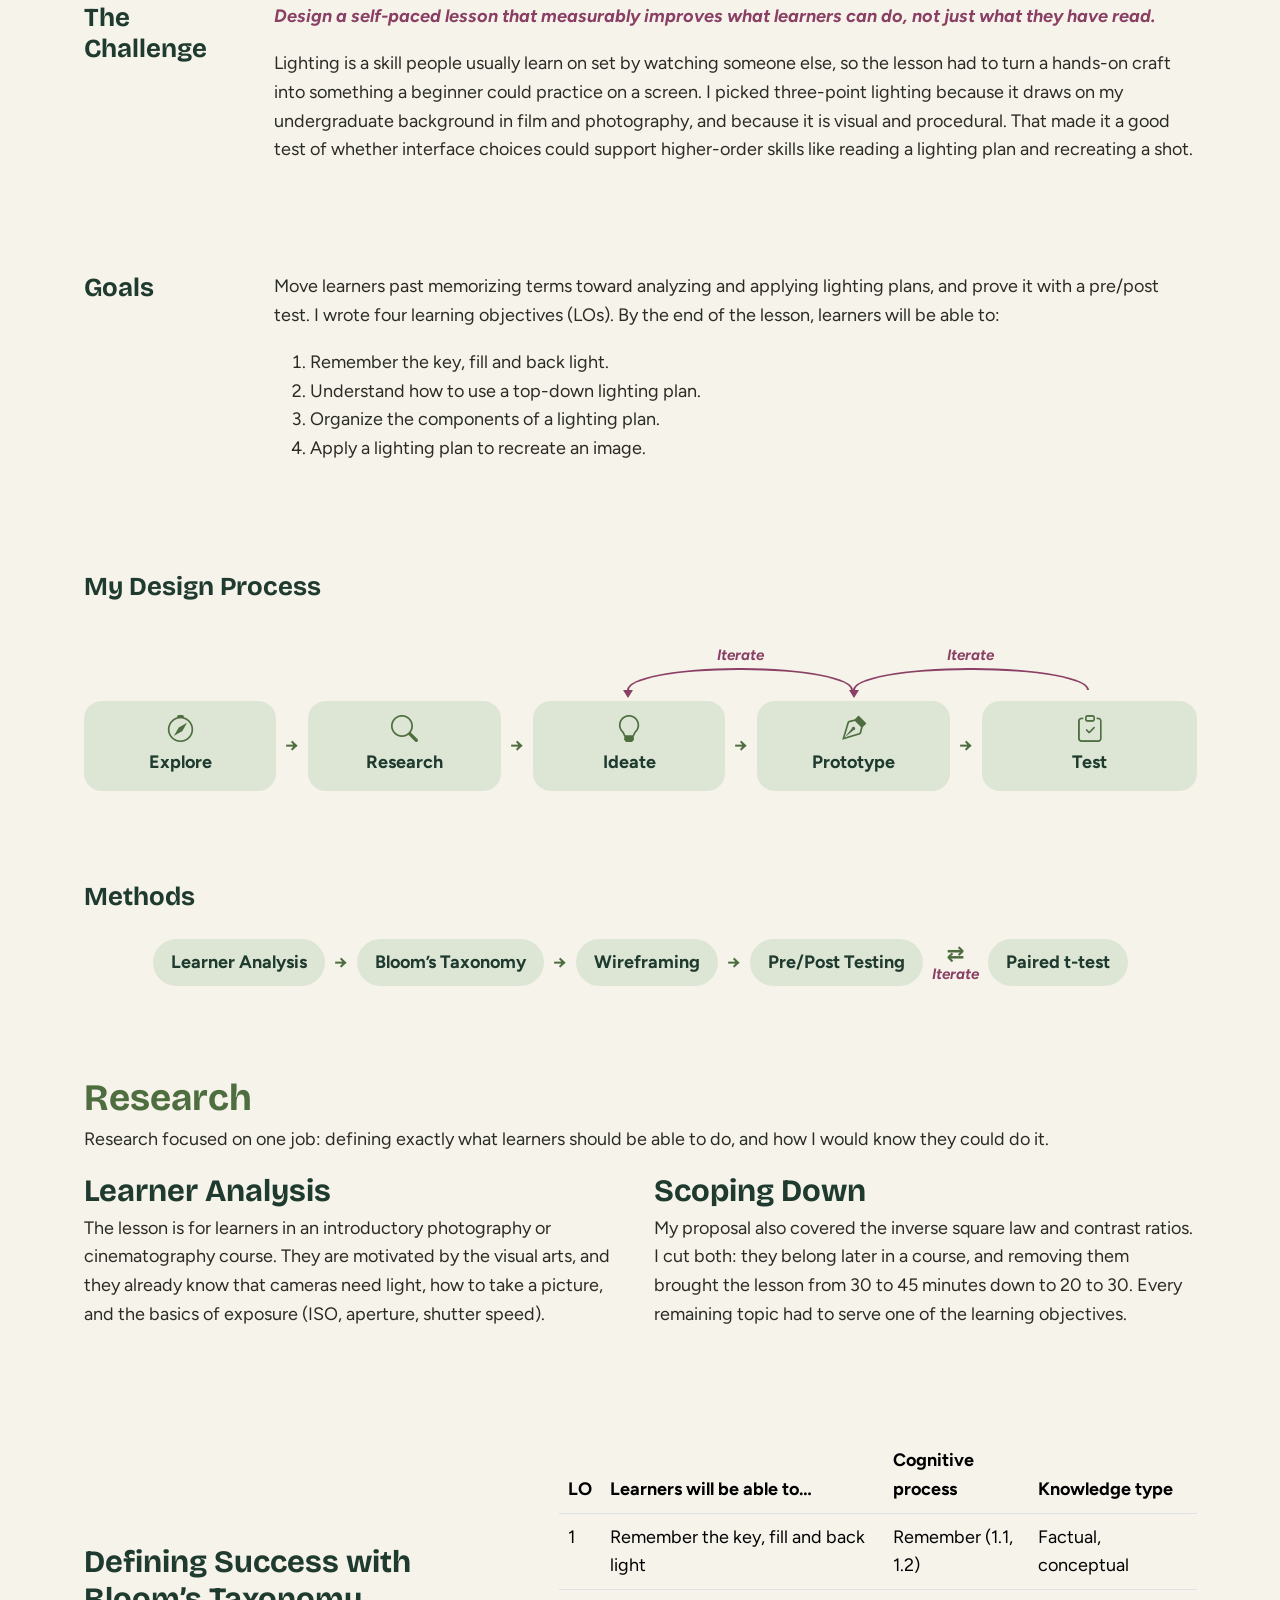
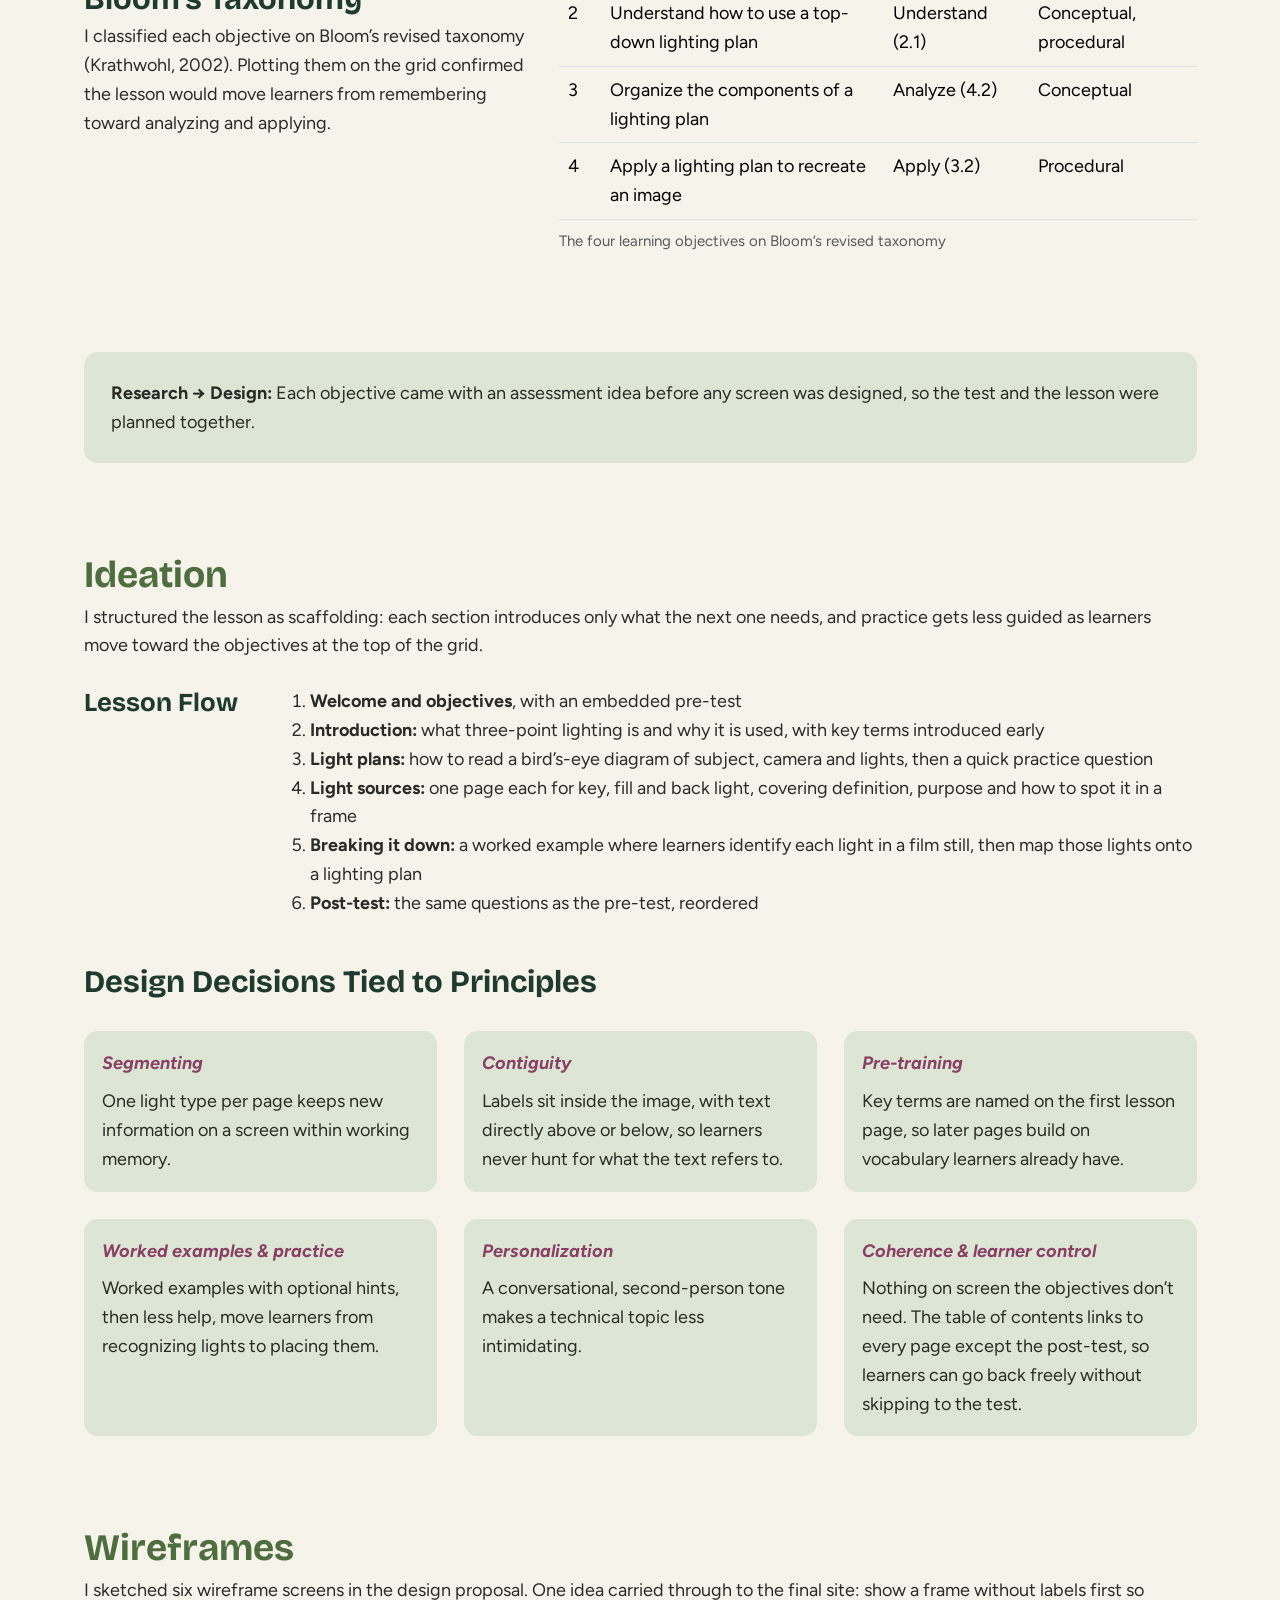
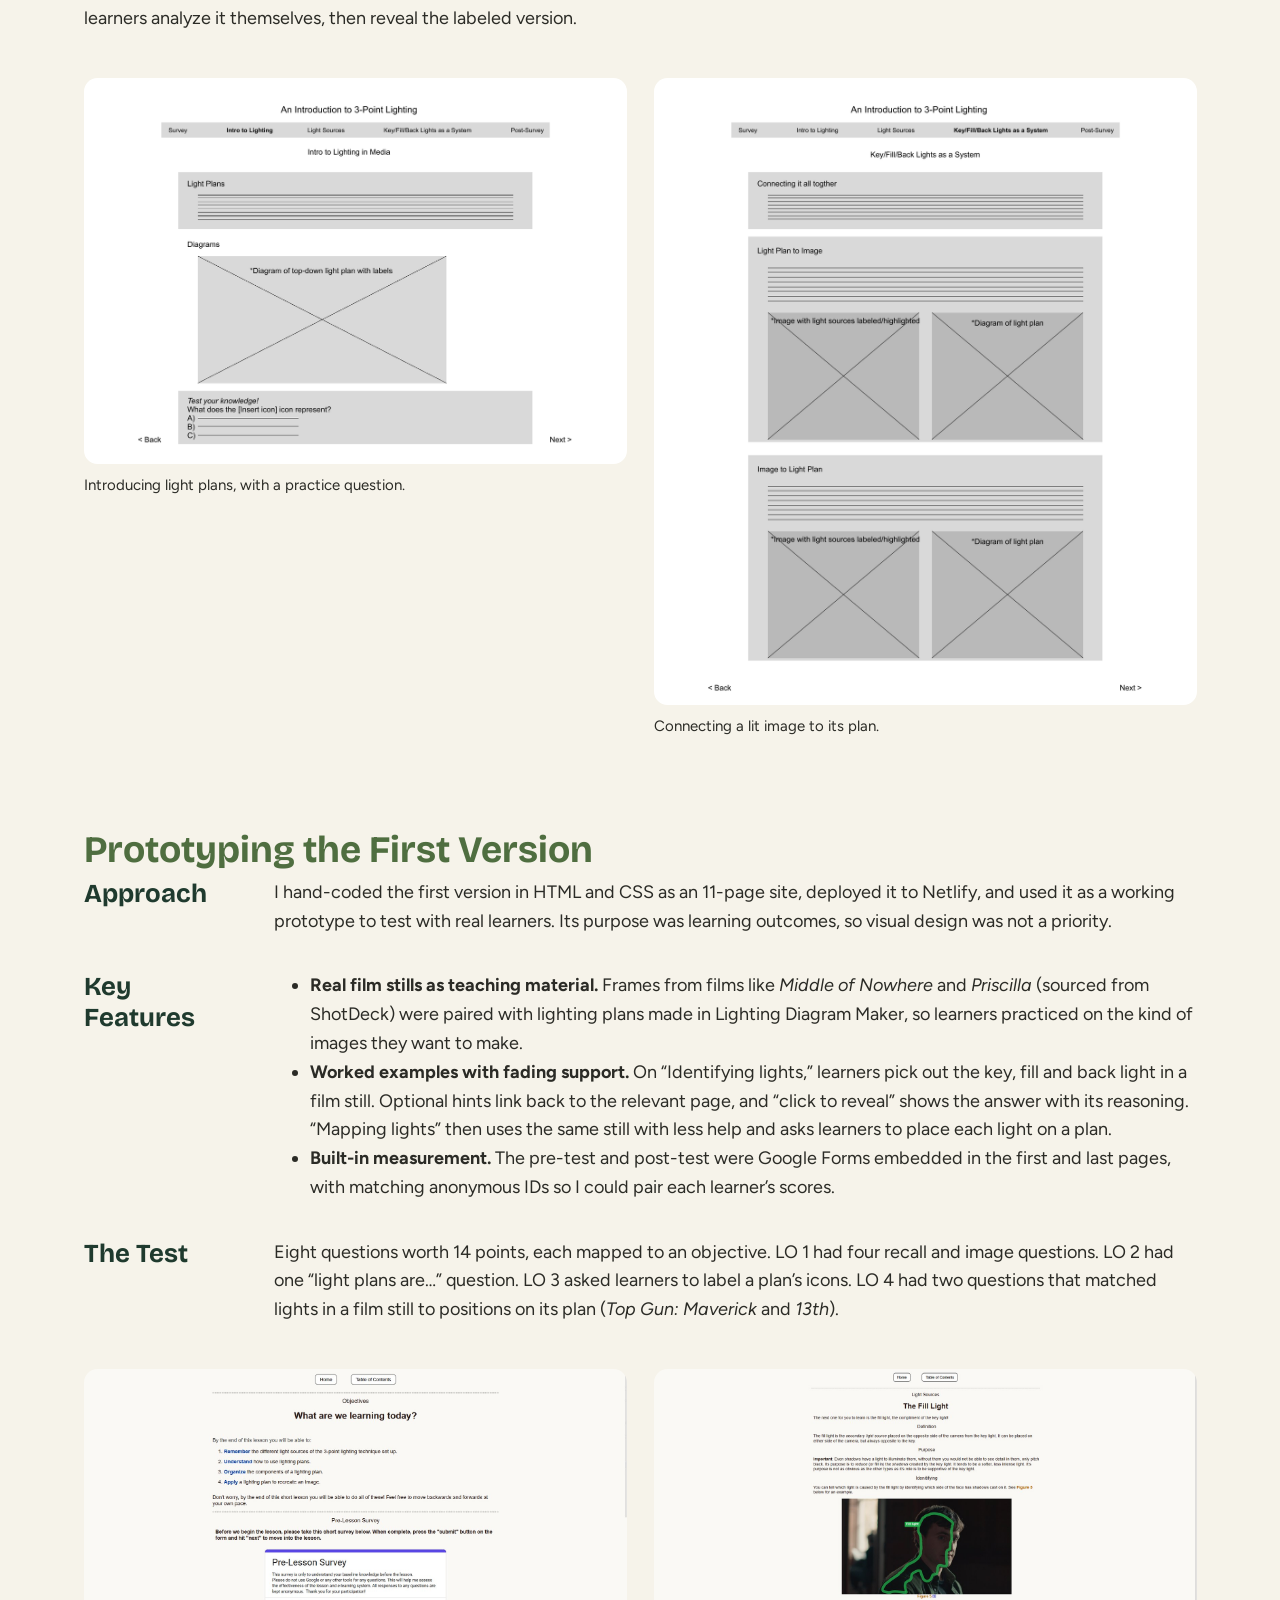
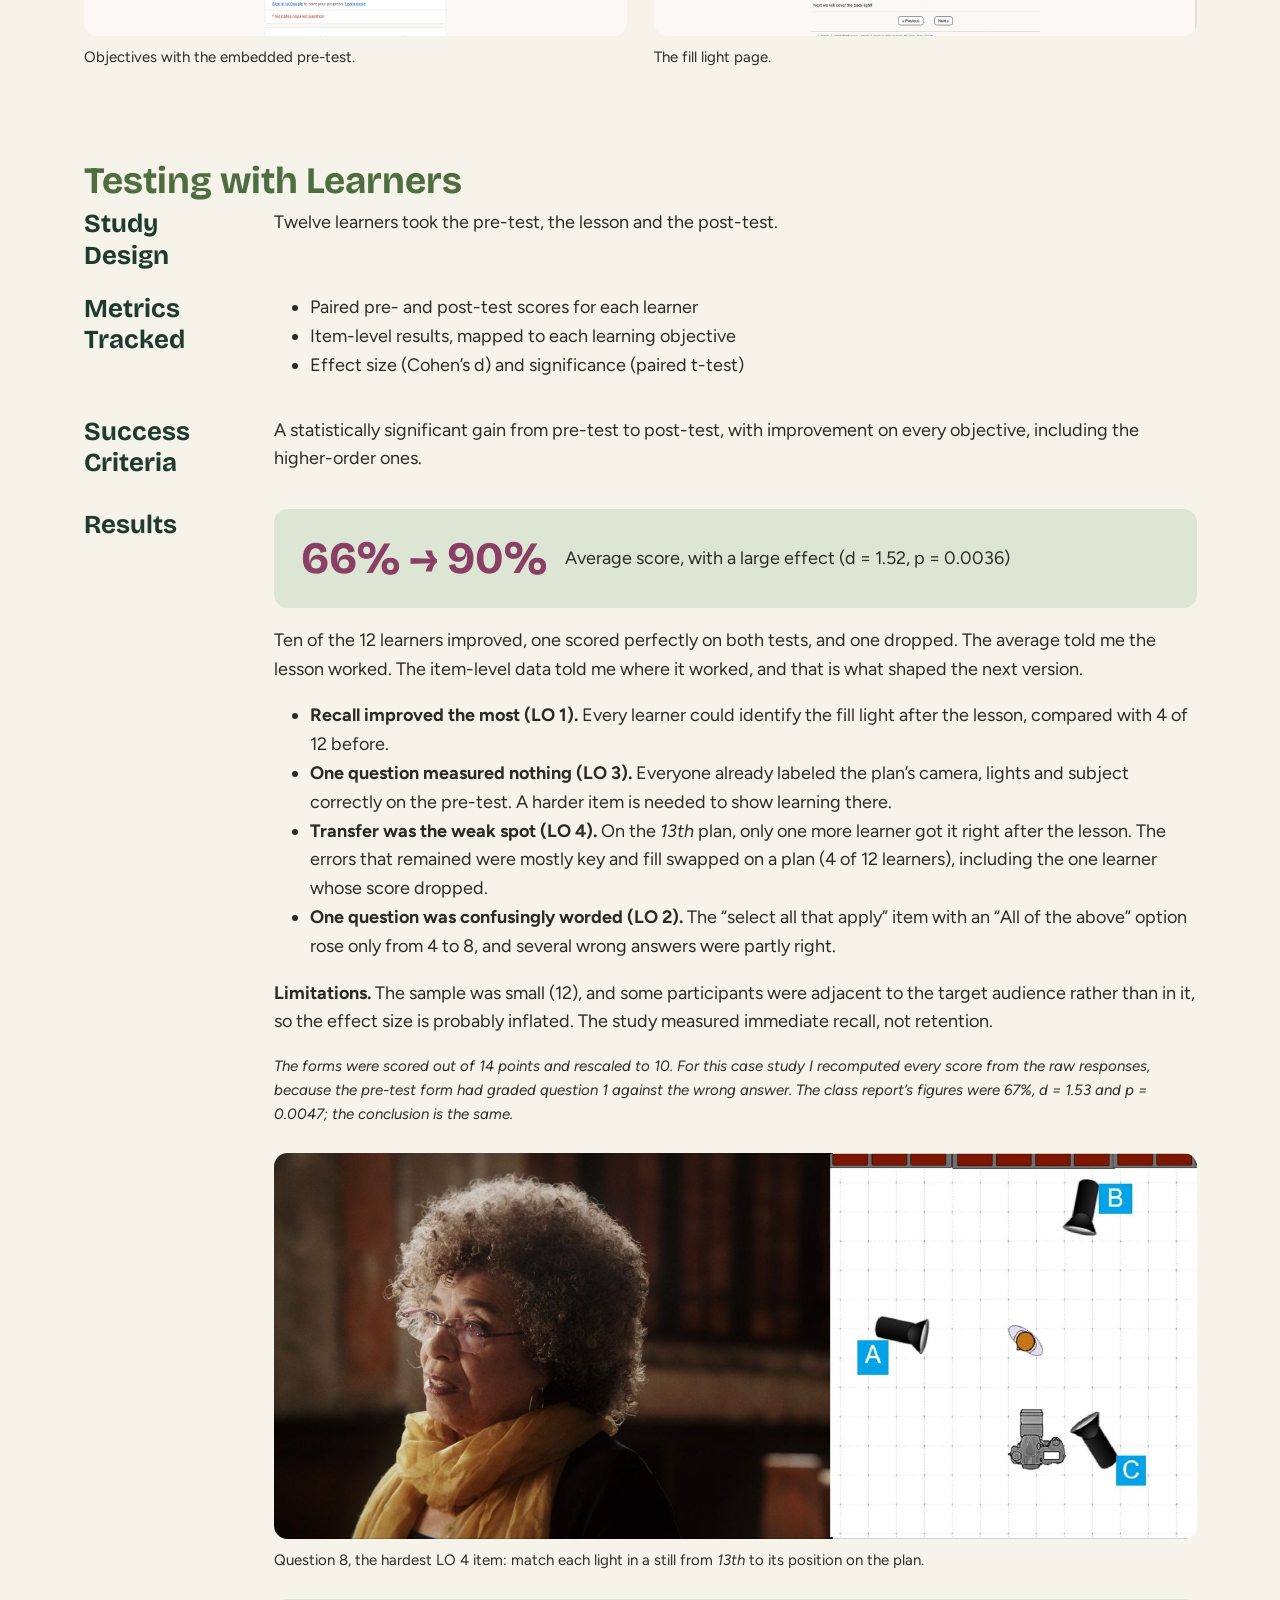
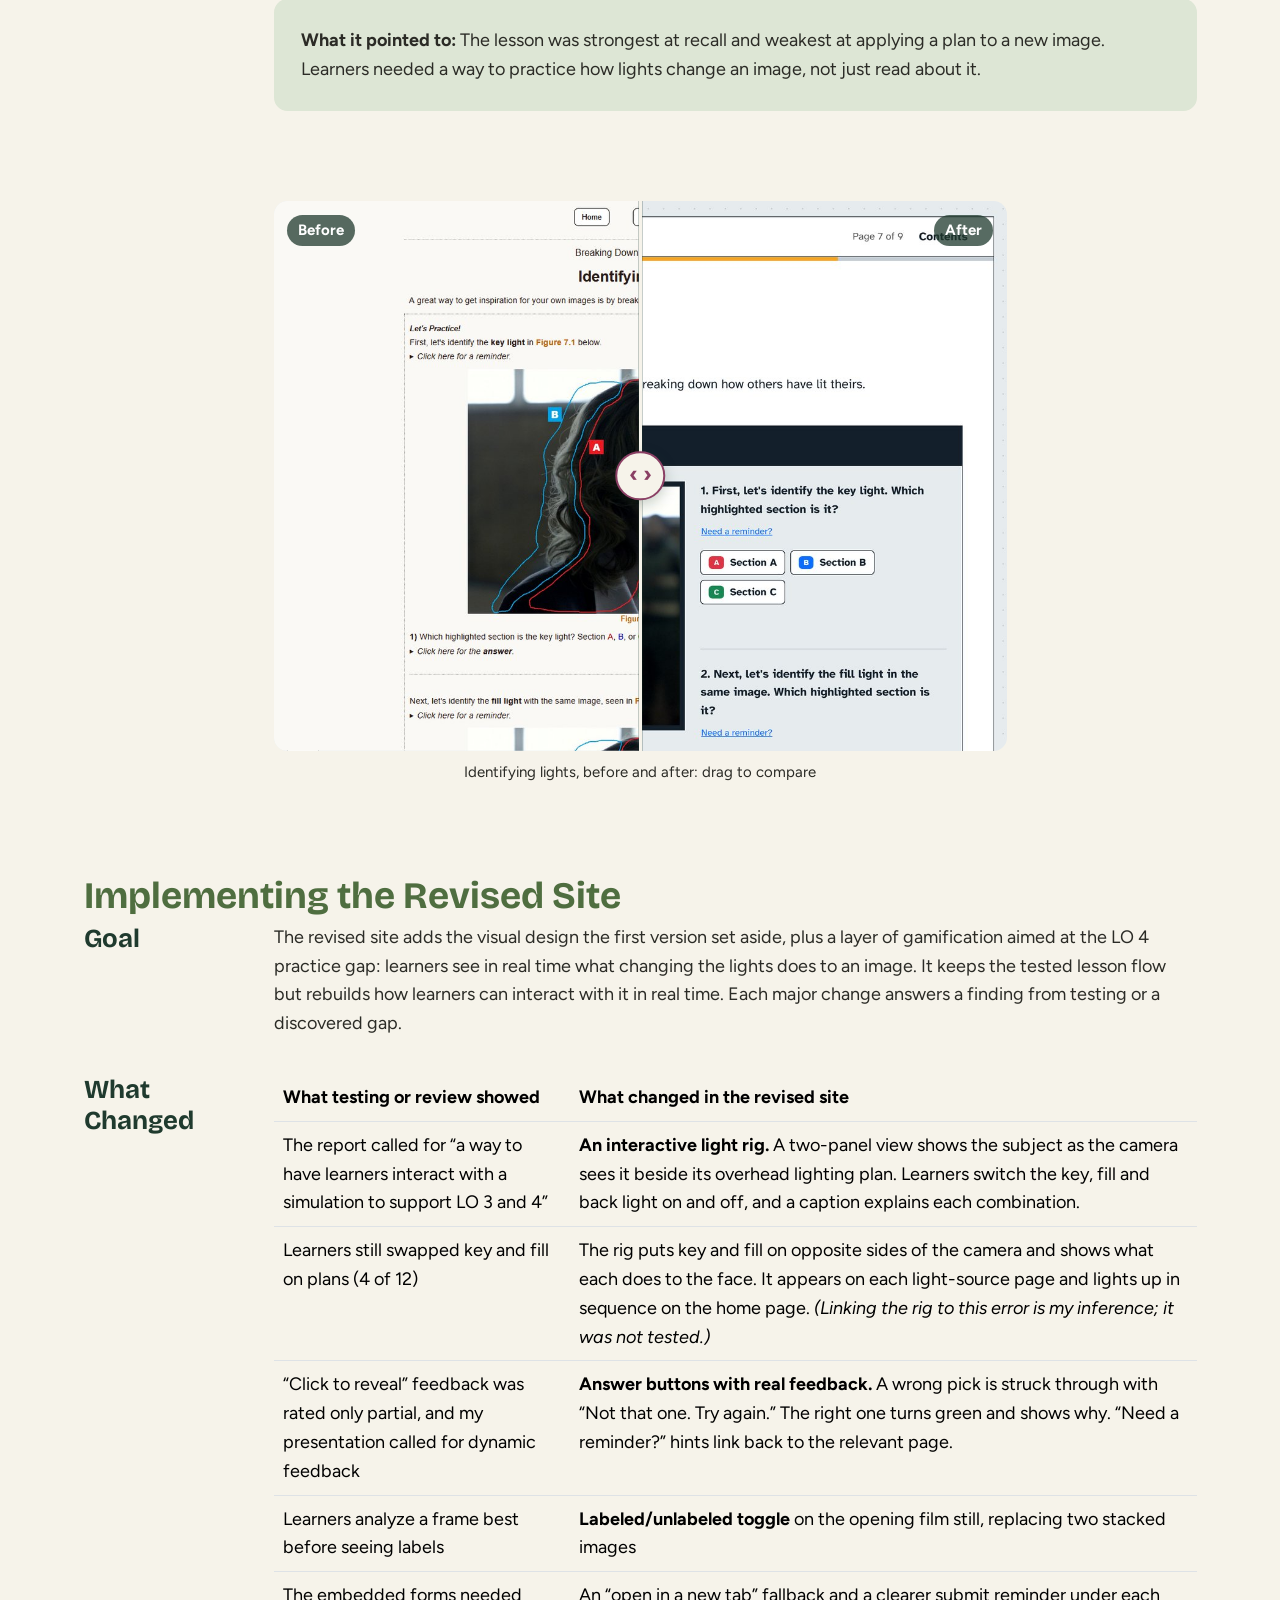
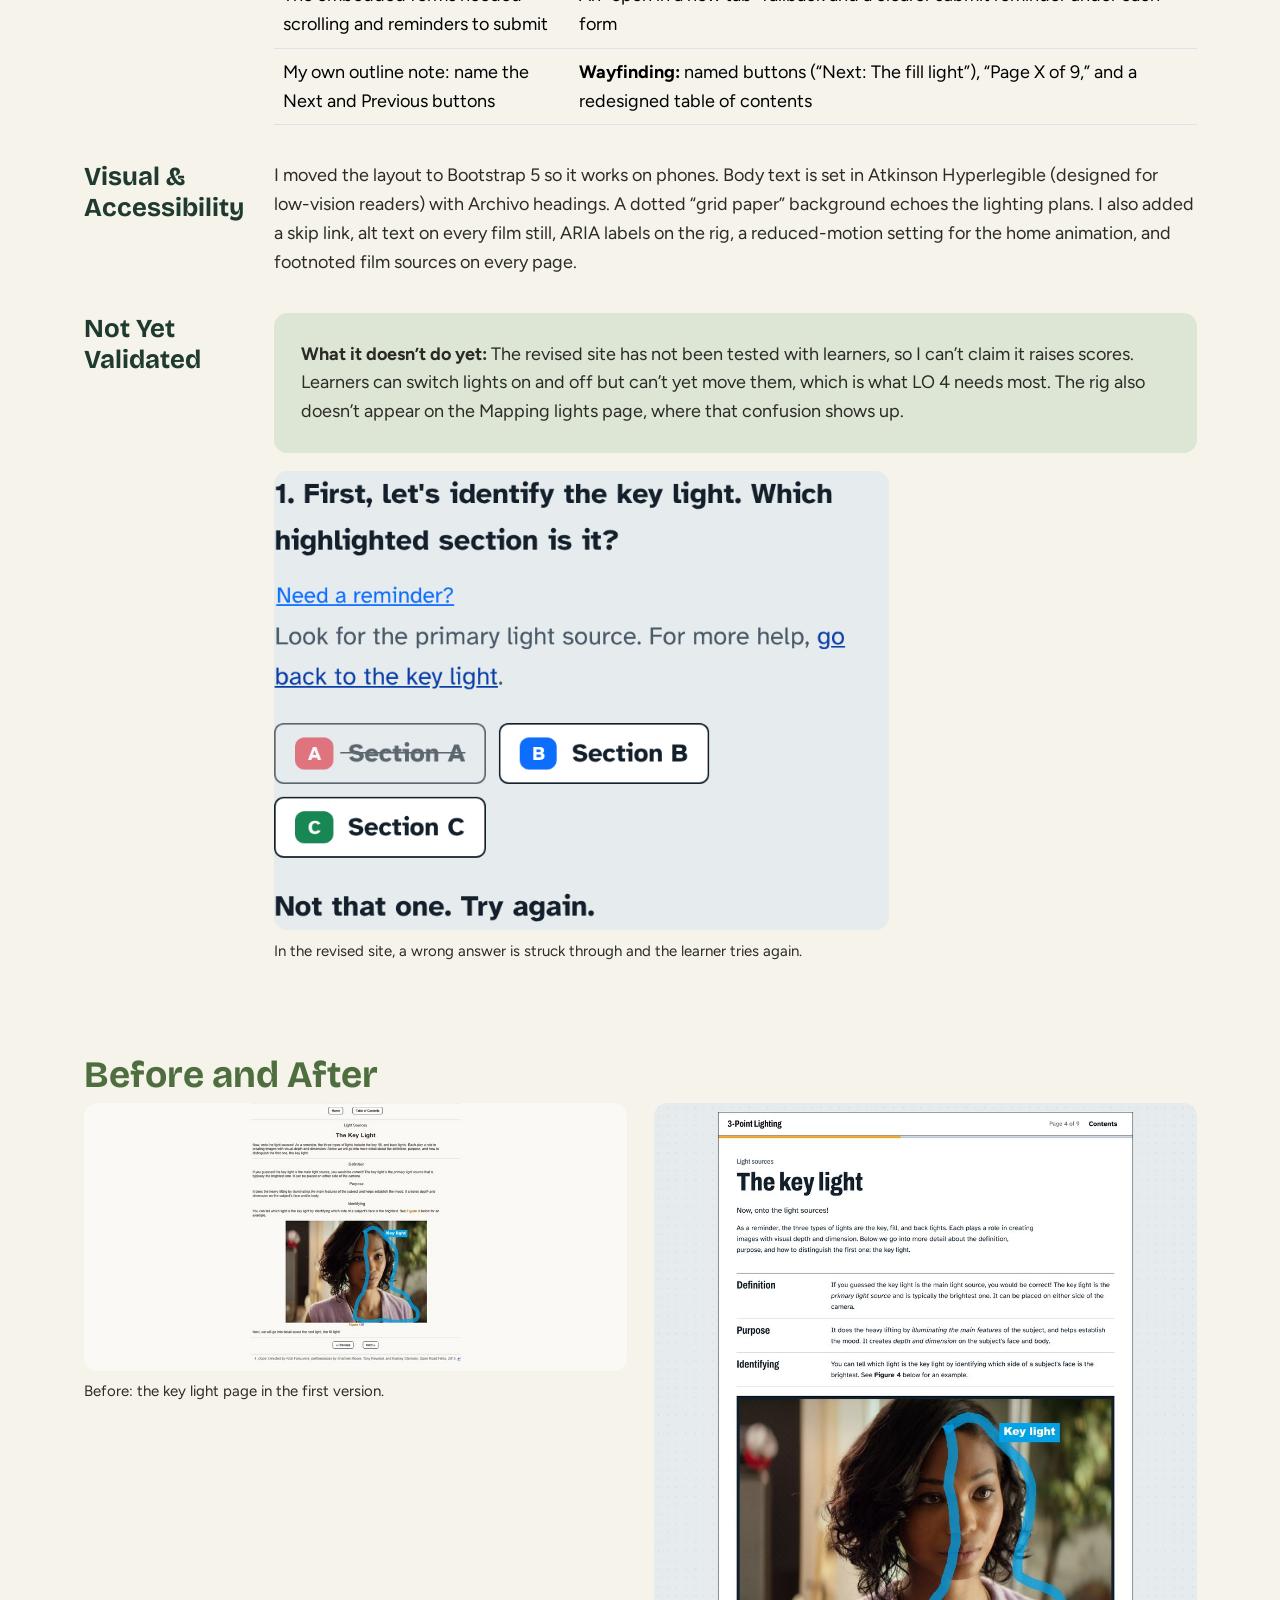
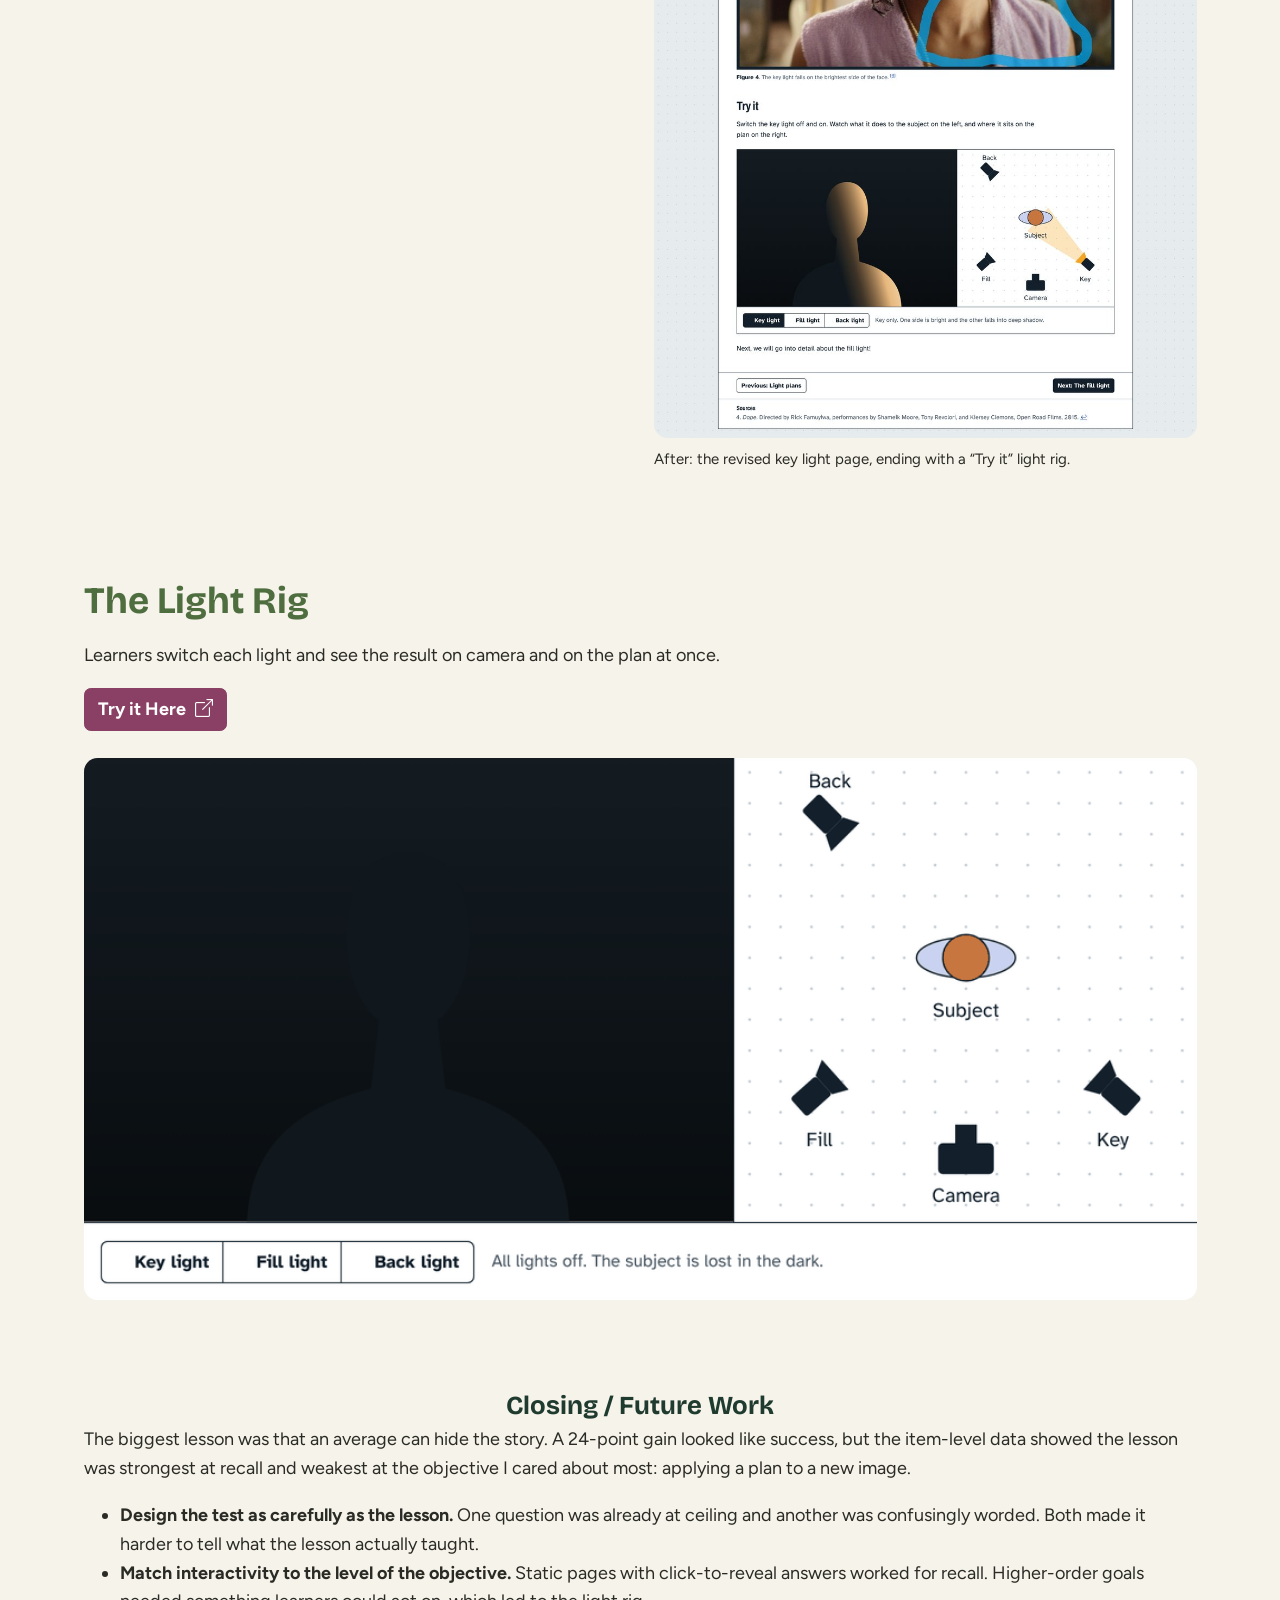
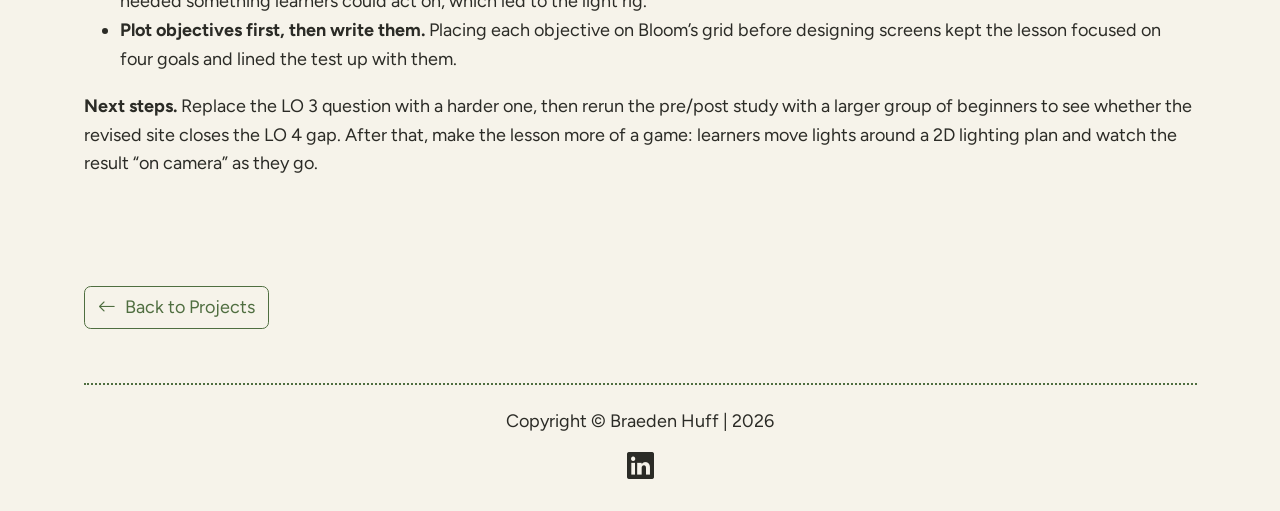
<file: portfolioprojects/project2.html>
<!doctype html>
<html lang="en">
<head>
  <meta charset="utf-8">
  <meta name="viewport" content="width=device-width, initial-scale=1">
  <script>(function(){var t='light',u=new URL(location.href),q=u.searchParams.get('theme');try{if(q==='dark'||q==='light')localStorage.setItem('theme',q);if(localStorage.getItem('theme')==='dark')t='dark'}catch(e){if(q==='dark')t='dark'}if(u.searchParams.has('theme')){u.searchParams.delete('theme');history.replaceState(null,'',u)}document.documentElement.setAttribute('data-bs-theme',t)})();</script>
  <title>Three-Point Lighting E-Learning Case Study | Braeden Huff</title>
  <meta name="description" content="Three-point lighting e-learning lesson: a learner-centered design case study by Braeden Huff.">
  <!-- Favicons (from the logo site): favicon.ico holds the 16px and 32px browser icons;
       48px is the size Google Search shows; 180px is the iPhone/iPad home-screen icon -->
  <link rel="icon" type="image/x-icon" sizes="16x16 32x32" href="../favicon.ico">
  <link rel="icon" type="image/png" sizes="48x48" href="../images/logo/favicons/48.png">
  <link rel="apple-touch-icon" sizes="180x180" href="../images/logo/favicons/180.png">
  <script>document.documentElement.classList.add('js');</script>

  <!-- Bootstrap 5 & Bootstrap Icons -->
  <link href="https://cdn.jsdelivr.net/npm/bootstrap@5.3.3/dist/css/bootstrap.min.css" rel="stylesheet">
  <link href="https://cdn.jsdelivr.net/npm/bootstrap-icons@1.11.3/font/bootstrap-icons.min.css" rel="stylesheet">

  <!-- Google Fonts: Bricolage Grotesque (400, 700) & Figtree (400, 700, italic 400, 700) -->
  <link rel="preconnect" href="https://fonts.googleapis.com">
  <link rel="preconnect" href="https://fonts.gstatic.com" crossorigin>
  <link href="https://fonts.googleapis.com/css2?family=Bricolage+Grotesque:wght@400;700&family=Figtree:ital,wght@0,400;0,700;1,400;1,700&display=swap" rel="stylesheet">

  <!-- Custom styles -->
  <link href="../css/styles.css" rel="stylesheet">
</head>
<body class="d-flex flex-column min-vh-100">
  <a class="visually-hidden-focusable" href="#main">Skip to main content</a>

  <!-- Navbar -->
  <nav class="navbar navbar-expand-lg sticky-top site-nav" aria-label="Main navigation">
    <div class="container-lg">
      <a class="navbar-brand" href="../index.html" aria-label="Braeden Huff">
        <span class="brand-mark" aria-hidden="true"></span>
        <span class="brand-text"><span class="brand-name">Braeden Huff</span><span class="brand-tagline">UX Design &amp; Research</span></span>
      </a>
      <button class="navbar-toggler" type="button" data-bs-toggle="collapse" data-bs-target="#mainNav" aria-controls="mainNav" aria-expanded="false" aria-label="Toggle navigation">
        <span class="navbar-toggler-icon"></span>
      </button>
      <div class="collapse navbar-collapse" id="mainNav">
        <ul class="navbar-nav">
          <li class="nav-item"><a class="nav-link" href="../index.html">Home</a></li>
          <li class="nav-item"><a class="nav-link" href="../aboutme.html">About Me</a></li>
          <li class="nav-item"><a class="nav-link active" aria-current="true" href="../projects.html">Projects</a></li>
          <li class="nav-item"><a class="nav-link" href="../contact.html">Contact</a></li>
        </ul>
        <!-- Dark mode switch: right end of the navbar on lg, below the links in the phone menu -->
        <div class="theme-toggle-wrap">
          <button type="button" class="theme-toggle" role="switch" aria-checked="false" aria-label="Dark mode">
            <span class="d-lg-none">Dark mode</span>
            <span class="theme-toggle-track" aria-hidden="true">
              <span class="theme-toggle-thumb"><i class="bi bi-sun-fill"></i><i class="bi bi-moon-stars-fill"></i></span>
            </span>
          </button>
        </div>
      </div>
    </div>
  </nav>

  <!-- Main content -->
  <main id="main" class="container-lg flex-grow-1 main-content case-study">

    <!-- Title -->
    <header class="text-center mb-4 grow-in">
      <h4 class="cs-eyebrow">Three-Point Lighting | E-Learning Lesson</h4>
      <h1 class="mx-auto" style="max-width: 900px;">Teaching beginners to read, and recreate, three-point lighting.</h1>
    </header>

    <div class="row justify-content-center cs-section grow-in grow-in-delay">
      <div class="col-12 col-lg-8">
        <figure class="mb-0">
          <img src="../images/project2/laptop-mockup.jpg" class="cs-image" alt="The revised lesson&rsquo;s home page on a laptop screen: the interactive light rig, with a subject lit by key, fill and back light beside its overhead lighting plan">
          <figcaption class="small mt-2 text-center">The revised home page. The light rig turns on the key, fill and back light one at a time.</figcaption>
        </figure>
      </div>
    </div>

    <!-- Overview -->
    <section class="row cs-section" aria-labelledby="overview">
      <div class="col-12 col-lg-2"><h4 id="overview">Project Overview</h4></div>
      <div class="col-12 col-lg-10">
        <p>As a class project for HCI 520 (Learner-Centered Design), I designed, built and tested a 30-minute e-learning lesson that teaches beginner photographers and filmmakers three-point lighting. In a pre/post study with 12 learners, average scores rose from 66% to 90% (effect size 1.52, p = 0.0036), and 10 of 12 learners improved.</p>
        <p>I then redesigned the site to target the skill learners still struggled with and to make the lesson a little more game-like. The redesign has not been tested with learners yet.</p>
        <a href="https://braehuff00-stack.github.io/3-point-lighting-lesson-eLearning/index.html" class="btn btn-berry" target="_blank" rel="noopener noreferrer">View the Live, Updated Version <i class="bi bi-box-arrow-up-right ms-1" aria-hidden="true"></i></a>
        <p class="small mt-2 mb-0">The updated version hasn&rsquo;t been tested with learners yet. The first version, the one I tested, is still live at <a href="https://3-pointlighting.netlify.app/" target="_blank" rel="noopener noreferrer">3-pointlighting.netlify.app</a>.</p>
      </div>
    </section>

    <hr class="cs-divider cs-divider-tight">

    <!-- Timeframe, Role & Tools -->
    <div class="row cs-meta gy-4">
      <div class="col-12 col-lg-4">
        <p class="cs-emphasis mb-1"><em>Timeframe</em></p>
        <p>10 weeks</p>
      </div>
      <div class="col-12 col-lg-4">
        <p class="cs-emphasis mb-1"><em>My Role</em></p>
        <ul class="list-unstyled">
          <li>Solo project</li>
          <li>Learning designer</li>
          <li>UX researcher</li>
          <li>Front-end developer</li>
        </ul>
      </div>
      <div class="col-12 col-lg-4">
        <p class="cs-emphasis mb-1"><em>Tools</em></p>
        <ul class="list-unstyled">
          <li>HTML, CSS, JavaScript</li>
          <li>Google Forms &amp; Google Sheets</li>
          <li>ShotDeck &amp; Lighting Diagram Maker</li>
          <li>Bootstrap 5 &amp; SVG</li>
        </ul>
      </div>
    </div>

    <!-- Case study tabs: the full write-up, or a TLDR of the problem, solution and outcome -->
    <ul class="nav cs-tabs" role="tablist">
      <li class="nav-item" role="presentation">
        <button class="nav-link active" id="full-tab" data-bs-toggle="tab" data-bs-target="#case-study-full" type="button" role="tab" aria-controls="case-study-full" aria-selected="true">Full Case Study</button>
      </li>
      <li class="nav-item" role="presentation">
        <button class="nav-link" id="tldr-tab" data-bs-toggle="tab" data-bs-target="#tldr" type="button" role="tab" aria-controls="tldr" aria-selected="false">TLDR</button>
      </li>
    </ul>

    <div class="tab-content">
      <div class="tab-pane fade show active" id="case-study-full" role="tabpanel" aria-labelledby="full-tab" tabindex="0">
        <!-- The Challenge -->
        <section class="row cs-section" aria-labelledby="challenge">
          <div class="col-12 col-lg-2"><h4 id="challenge">The Challenge</h4></div>
          <div class="col-12 col-lg-10">
            <p class="cs-emphasis"><em>Design a self-paced lesson that measurably improves what learners can do, not just what they have read.</em></p>
            <p>Lighting is a skill people usually learn on set by watching someone else, so the lesson had to turn a hands-on craft into something a beginner could practice on a screen. I picked three-point lighting because it draws on my undergraduate background in film and photography, and because it is visual and procedural. That made it a good test of whether interface choices could support higher-order skills like reading a lighting plan and recreating a shot.</p>
          </div>
        </section>

        <!-- Goals -->
        <section class="row cs-section" aria-labelledby="goals">
          <div class="col-12 col-lg-2"><h4 id="goals">Goals</h4></div>
          <div class="col-12 col-lg-10">
            <p>Move learners past memorizing terms toward analyzing and applying lighting plans, and prove it with a pre/post test. I wrote four learning objectives (LOs). By the end of the lesson, learners will be able to:</p>
            <ol>
              <li>Remember the key, fill and back light.</li>
              <li>Understand how to use a top-down lighting plan.</li>
              <li>Organize the components of a lighting plan.</li>
              <li>Apply a lighting plan to recreate an image.</li>
            </ol>
          </div>
        </section>

        <!-- Design Process -->
        <section class="cs-section" aria-labelledby="process">
          <h4 id="process" class="mb-4">My Design Process</h4>
          <ol class="process-steps has-iterate reveal">
            <li><span class="step"><i class="bi bi-compass step-icon" aria-hidden="true"></i>Explore</span></li>
            <li><span class="step"><i class="bi bi-search step-icon" aria-hidden="true"></i>Research</span></li>
            <li><span class="step"><i class="bi bi-lightbulb step-icon" aria-hidden="true"></i>Ideate</span></li>
            <li>
              <span class="step-wrap">
                <span class="step"><i class="bi bi-vector-pen step-icon" aria-hidden="true"></i>Prototype</span>
                <span class="iterate-loop">Iterate <span class="iterate-arc" aria-hidden="true"></span></span>
              </span>
            </li>
            <li>
              <span class="step-wrap">
                <span class="step"><i class="bi bi-clipboard-check step-icon" aria-hidden="true"></i>Test</span>
                <span class="iterate-loop">Iterate <span class="iterate-arc" aria-hidden="true"></span></span>
              </span>
            </li>
          </ol>
        </section>

        <!-- Methods -->
        <section class="cs-section" aria-labelledby="methods">
          <h4 id="methods" class="mb-4">Methods</h4>
          <ol class="process-steps reveal">
            <li><span class="step">Learner Analysis</span></li>
            <li><span class="step">Bloom&rsquo;s Taxonomy</span></li>
            <li><span class="step">Wireframing</span></li>
            <li class="iterate-next">
              <span class="step">Pre/Post Testing</span>
              <span class="iterate-connector"><span class="iterate-arrows" aria-hidden="true">&#8644;</span>Iterate</span>
            </li>
            <li><span class="step">Paired t-test</span></li>
          </ol>
        </section>

        <!-- Research -->
        <section class="cs-section" aria-labelledby="research">
          <h2 id="research">Research</h2>
          <p>Research focused on one job: defining exactly what learners should be able to do, and how I would know they could do it.</p>

          <div class="row cs-section gy-4">
            <div class="col-12 col-lg-6">
              <h3>Learner Analysis</h3>
              <p>The lesson is for learners in an introductory photography or cinematography course. They are motivated by the visual arts, and they already know that cameras need light, how to take a picture, and the basics of exposure (ISO, aperture, shutter speed).</p>
            </div>
            <div class="col-12 col-lg-6">
              <h3>Scoping Down</h3>
              <p>My proposal also covered the inverse square law and contrast ratios. I cut both: they belong later in a course, and removing them brought the lesson from 30 to 45 minutes down to 20 to 30. Every remaining topic had to serve one of the learning objectives.</p>
            </div>
          </div>

          <div class="row cs-section gy-4 align-items-center">
            <div class="col-12 col-lg-5">
              <h3>Defining Success with Bloom&rsquo;s Taxonomy</h3>
              <p>I classified each objective on Bloom&rsquo;s revised taxonomy (Krathwohl, 2002). Plotting them on the grid confirmed the lesson would move learners from remembering toward analyzing and applying.</p>
            </div>
            <div class="col-12 col-lg-7">
              <div class="table-responsive reveal">
                <table class="table mb-0">
                  <caption class="small">The four learning objectives on Bloom&rsquo;s revised taxonomy</caption>
                  <thead>
                    <tr><th scope="col">LO</th><th scope="col">Learners will be able to&hellip;</th><th scope="col">Cognitive process</th><th scope="col">Knowledge type</th></tr>
                  </thead>
                  <tbody>
                    <tr><td>1</td><td>Remember the key, fill and back light</td><td>Remember (1.1, 1.2)</td><td>Factual, conceptual</td></tr>
                    <tr><td>2</td><td>Understand how to use a top-down lighting plan</td><td>Understand (2.1)</td><td>Conceptual, procedural</td></tr>
                    <tr><td>3</td><td>Organize the components of a lighting plan</td><td>Analyze (4.2)</td><td>Conceptual</td></tr>
                    <tr><td>4</td><td>Apply a lighting plan to recreate an image</td><td>Apply (3.2)</td><td>Procedural</td></tr>
                  </tbody>
                </table>
              </div>
            </div>
          </div>

          <div class="cs-callout">
            <p class="mb-0"><strong>Research &rarr; Design:</strong> Each objective came with an assessment idea before any screen was designed, so the test and the lesson were planned together.</p>
          </div>
        </section>

        <!-- Ideation -->
        <section class="cs-section" aria-labelledby="ideation">
          <h2 id="ideation">Ideation</h2>
          <p>I structured the lesson as scaffolding: each section introduces only what the next one needs, and practice gets less guided as learners move toward the objectives at the top of the grid.</p>

          <div class="row mt-4 mb-4">
            <div class="col-12 col-lg-2"><h4>Lesson Flow</h4></div>
            <div class="col-12 col-lg-10">
              <ol>
                <li><strong>Welcome and objectives</strong>, with an embedded pre-test</li>
                <li><strong>Introduction:</strong> what three-point lighting is and why it is used, with key terms introduced early</li>
                <li><strong>Light plans:</strong> how to read a bird&rsquo;s-eye diagram of subject, camera and lights, then a quick practice question</li>
                <li><strong>Light sources:</strong> one page each for key, fill and back light, covering definition, purpose and how to spot it in a frame</li>
                <li><strong>Breaking it down:</strong> a worked example where learners identify each light in a film still, then map those lights onto a lighting plan</li>
                <li><strong>Post-test:</strong> the same questions as the pre-test, reordered</li>
              </ol>
            </div>
          </div>

          <h3>Design Decisions Tied to Principles</h3>
          <div class="row g-4 mt-1">
            <div class="col-12 col-md-6 col-lg-4">
              <div class="card lit-card h-100">
                <div class="card-body">
                  <p class="cs-emphasis mb-2"><em>Segmenting</em></p>
                  <p class="mb-0">One light type per page keeps new information on a screen within working memory.</p>
                </div>
              </div>
            </div>
            <div class="col-12 col-md-6 col-lg-4">
              <div class="card lit-card h-100">
                <div class="card-body">
                  <p class="cs-emphasis mb-2"><em>Contiguity</em></p>
                  <p class="mb-0">Labels sit inside the image, with text directly above or below, so learners never hunt for what the text refers to.</p>
                </div>
              </div>
            </div>
            <div class="col-12 col-md-6 col-lg-4">
              <div class="card lit-card h-100">
                <div class="card-body">
                  <p class="cs-emphasis mb-2"><em>Pre-training</em></p>
                  <p class="mb-0">Key terms are named on the first lesson page, so later pages build on vocabulary learners already have.</p>
                </div>
              </div>
            </div>
            <div class="col-12 col-md-6 col-lg-4">
              <div class="card lit-card h-100">
                <div class="card-body">
                  <p class="cs-emphasis mb-2"><em>Worked examples &amp; practice</em></p>
                  <p class="mb-0">Worked examples with optional hints, then less help, move learners from recognizing lights to placing them.</p>
                </div>
              </div>
            </div>
            <div class="col-12 col-md-6 col-lg-4">
              <div class="card lit-card h-100">
                <div class="card-body">
                  <p class="cs-emphasis mb-2"><em>Personalization</em></p>
                  <p class="mb-0">A conversational, second-person tone makes a technical topic less intimidating.</p>
                </div>
              </div>
            </div>
            <div class="col-12 col-md-6 col-lg-4">
              <div class="card lit-card h-100">
                <div class="card-body">
                  <p class="cs-emphasis mb-2"><em>Coherence &amp; learner control</em></p>
                  <p class="mb-0">Nothing on screen the objectives don&rsquo;t need. The table of contents links to every page except the post-test, so learners can go back freely without skipping to the test.</p>
                </div>
              </div>
            </div>
          </div>
        </section>

        <!-- Wireframes -->
        <section class="row justify-content-center cs-section gy-4" aria-labelledby="lofi">
          <div class="col-12">
            <h2 id="lofi">Wireframes</h2>
            <p>I sketched six wireframe screens in the design proposal. One idea carried through to the final site: show a frame without labels first so learners analyze it themselves, then reveal the labeled version.</p>
          </div>
          <div class="col-12">
            <div class="row g-4 justify-content-center align-items-start">
              <figure class="col-12 col-md-6 mb-0">
                <img src="../images/project2/wireframe-light-plans.png" class="cs-image reveal" alt="Wireframe of the light plans page with a labeled plan and a practice question">
                <figcaption class="small mt-2">Introducing light plans, with a practice question.</figcaption>
              </figure>
              <figure class="col-12 col-md-6 mb-0">
                <img src="../images/project2/wireframe-lights-as-a-system.png" class="cs-image reveal" alt="Wireframe of the lights-as-a-system page pairing a labeled image with its light plan">
                <figcaption class="small mt-2">Connecting a lit image to its plan.</figcaption>
              </figure>
            </div>
          </div>
        </section>

        <!-- First Version -->
        <section class="cs-section" aria-labelledby="v1">
          <h2 id="v1">Prototyping the First Version</h2>

          <div class="row mb-3">
            <div class="col-12 col-lg-2"><h4>Approach</h4></div>
            <div class="col-12 col-lg-10">
              <p>I hand-coded the first version in HTML and CSS as an 11-page site, deployed it to Netlify, and used it as a working prototype to test with real learners. Its purpose was learning outcomes, so visual design was not a priority.</p>
            </div>
          </div>
          <div class="row mb-3">
            <div class="col-12 col-lg-2"><h4>Key Features</h4></div>
            <div class="col-12 col-lg-10">
              <ul>
                <li><strong>Real film stills as teaching material.</strong> Frames from films like <em>Middle of Nowhere</em> and <em>Priscilla</em> (sourced from ShotDeck) were paired with lighting plans made in Lighting Diagram Maker, so learners practiced on the kind of images they want to make.</li>
                <li><strong>Worked examples with fading support.</strong> On &ldquo;Identifying lights,&rdquo; learners pick out the key, fill and back light in a film still. Optional hints link back to the relevant page, and &ldquo;click to reveal&rdquo; shows the answer with its reasoning. &ldquo;Mapping lights&rdquo; then uses the same still with less help and asks learners to place each light on a plan.</li>
                <li><strong>Built-in measurement.</strong> The pre-test and post-test were Google Forms embedded in the first and last pages, with matching anonymous IDs so I could pair each learner&rsquo;s scores.</li>
              </ul>
            </div>
          </div>
          <div class="row mb-4">
            <div class="col-12 col-lg-2"><h4>The Test</h4></div>
            <div class="col-12 col-lg-10">
              <p>Eight questions worth 14 points, each mapped to an objective. LO 1 had four recall and image questions. LO 2 had one &ldquo;light plans are&hellip;&rdquo; question. LO 3 asked learners to label a plan&rsquo;s icons. LO 4 had two questions that matched lights in a film still to positions on its plan (<em>Top Gun: Maverick</em> and <em>13th</em>).</p>
            </div>
          </div>
          <div class="row g-4">
            <figure class="col-12 col-md-6 mb-0">
              <img src="../images/project2/v1-objectives-pretest.jpg" class="cs-image reveal" alt="First version: objectives page with the embedded pre-test">
              <figcaption class="small mt-2">Objectives with the embedded pre-test.</figcaption>
            </figure>
            <figure class="col-12 col-md-6 mb-0">
              <img src="../images/project2/v1-fill-light.jpg" class="cs-image reveal" alt="First version: the fill light page">
              <figcaption class="small mt-2">The fill light page.</figcaption>
            </figure>
          </div>
        </section>

        <!-- Usability Testing Round 1 -->
        <section class="cs-section" aria-labelledby="ut1">
          <h2 id="ut1">Testing with Learners</h2>

          <div class="row mb-3">
            <div class="col-12 col-lg-2"><h4>Study Design</h4></div>
            <div class="col-12 col-lg-10">
              <p>Twelve learners took the pre-test, the lesson and the post-test.</p>
            </div>
          </div>
          <div class="row mb-3">
            <div class="col-12 col-lg-2"><h4>Metrics Tracked</h4></div>
            <div class="col-12 col-lg-10">
              <ul>
                <li>Paired pre- and post-test scores for each learner</li>
                <li>Item-level results, mapped to each learning objective</li>
                <li>Effect size (Cohen&rsquo;s d) and significance (paired t-test)</li>
              </ul>
            </div>
          </div>
          <div class="row mb-3">
            <div class="col-12 col-lg-2"><h4>Success Criteria</h4></div>
            <div class="col-12 col-lg-10">
              <p>A statistically significant gain from pre-test to post-test, with improvement on every objective, including the higher-order ones.</p>
            </div>
          </div>
          <div class="row">
            <div class="col-12 col-lg-2"><h4>Results</h4></div>
            <div class="col-12 col-lg-10">
              <div class="cs-callout d-flex flex-wrap align-items-center gap-3 mb-3">
                <span class="stat">66% &rarr; 90%</span>
                <span>Average score, with a large effect (d = 1.52, p = 0.0036)</span>
              </div>
              <p>Ten of the 12 learners improved, one scored perfectly on both tests, and one dropped. The average told me the lesson worked. The item-level data told me where it worked, and that is what shaped the next version.</p>
              <ul>
                <li><strong>Recall improved the most (LO 1).</strong> Every learner could identify the fill light after the lesson, compared with 4 of 12 before.</li>
                <li><strong>One question measured nothing (LO 3).</strong> Everyone already labeled the plan&rsquo;s camera, lights and subject correctly on the pre-test. A harder item is needed to show learning there.</li>
                <li><strong>Transfer was the weak spot (LO 4).</strong> On the <em>13th</em> plan, only one more learner got it right after the lesson. The errors that remained were mostly key and fill swapped on a plan (4 of 12 learners), including the one learner whose score dropped.</li>
                <li><strong>One question was confusingly worded (LO 2).</strong> The &ldquo;select all that apply&rdquo; item with an &ldquo;All of the above&rdquo; option rose only from 4 to 8, and several wrong answers were partly right.</li>
              </ul>
              <p><strong>Limitations.</strong> The sample was small (12), and some participants were adjacent to the target audience rather than in it, so the effect size is probably inflated. The study measured immediate recall, not retention.</p>
              <p class="small"><em>The forms were scored out of 14 points and rescaled to 10. For this case study I recomputed every score from the raw responses, because the pre-test form had graded question 1 against the wrong answer. The class report&rsquo;s figures were 67%, d = 1.53 and p = 0.0047; the conclusion is the same.</em></p>
              <figure class="my-4">
                <img src="../images/project2/test-question-8.jpg" class="cs-image reveal" alt="Test question 8: a still from the film 13th beside its lighting plan, with lights A, B and C to match">
                <figcaption class="small mt-2">Question 8, the hardest LO 4 item: match each light in a still from <em>13th</em> to its position on the plan.</figcaption>
              </figure>
              <div class="cs-callout">
                <p class="mb-0"><strong>What it pointed to:</strong> The lesson was strongest at recall and weakest at applying a plan to a new image. Learners needed a way to practice how lights change an image, not just read about it.</p>
              </div>
            </div>
          </div>
        </section>

        <!-- Before / after slider -->
        <div class="row justify-content-center cs-section">
          <figure class="col-12 col-lg-8 mb-0 reveal">
            <div class="ba-slider">
              <img src="../images/project2/v2-identifying-lights.jpg" class="ba-img" alt="After: the revised Identifying lights page, with answer buttons beside the film still">
              <img src="../images/project2/v1-identifying-lights.jpg" class="ba-img ba-before" alt="Before: the first version of the Identifying lights page, with click-to-reveal answers">
              <span class="ba-label ba-label-before" aria-hidden="true">Before</span>
              <span class="ba-label ba-label-after" aria-hidden="true">After</span>
              <span class="ba-handle" aria-hidden="true"></span>
              <input type="range" class="ba-range" min="0" max="100" value="50" aria-label="Before and after comparison: slide to reveal more of the before or after image">
            </div>
            <figcaption class="small mt-2 text-center">Identifying lights, before and after: drag to compare</figcaption>
          </figure>
        </div>

        <!-- Usability Testing Round 2 -->
        <section class="cs-section" aria-labelledby="ut2">
          <h2 id="ut2">Implementing the Revised Site</h2>

          <div class="row mb-3">
            <div class="col-12 col-lg-2"><h4>Goal</h4></div>
            <div class="col-12 col-lg-10">
              <p>The revised site adds the visual design the first version set aside, plus a layer of gamification aimed at the LO 4 practice gap: learners see in real time what changing the lights does to an image. It keeps the tested lesson flow but rebuilds how learners can interact with it in real time. Each major change answers a finding from testing or a discovered gap.</p>
            </div>
          </div>
          <div class="row mb-3">
            <div class="col-12 col-lg-2"><h4>What Changed</h4></div>
            <div class="col-12 col-lg-10">
              <div class="table-responsive">
                <table class="table">
                  <thead>
                    <tr><th scope="col">What testing or review showed</th><th scope="col">What changed in the revised site</th></tr>
                  </thead>
                  <tbody>
                    <tr><td>The report called for &ldquo;a way to have learners interact with a simulation to support LO 3 and 4&rdquo;</td><td><strong>An interactive light rig.</strong> A two-panel view shows the subject as the camera sees it beside its overhead lighting plan. Learners switch the key, fill and back light on and off, and a caption explains each combination.</td></tr>
                    <tr><td>Learners still swapped key and fill on plans (4 of 12)</td><td>The rig puts key and fill on opposite sides of the camera and shows what each does to the face. It appears on each light-source page and lights up in sequence on the home page. <em>(Linking the rig to this error is my inference; it was not tested.)</em></td></tr>
                    <tr><td>&ldquo;Click to reveal&rdquo; feedback was rated only partial, and my presentation called for dynamic feedback</td><td><strong>Answer buttons with real feedback.</strong> A wrong pick is struck through with &ldquo;Not that one. Try again.&rdquo; The right one turns green and shows why. &ldquo;Need a reminder?&rdquo; hints link back to the relevant page.</td></tr>
                    <tr><td>Learners analyze a frame best before seeing labels</td><td><strong>Labeled/unlabeled toggle</strong> on the opening film still, replacing two stacked images</td></tr>
                    <tr><td>The embedded forms needed scrolling and reminders to submit</td><td>An &ldquo;open in a new tab&rdquo; fallback and a clearer submit reminder under each form</td></tr>
                    <tr><td>My own outline note: name the Next and Previous buttons</td><td><strong>Wayfinding:</strong> named buttons (&ldquo;Next: The fill light&rdquo;), &ldquo;Page X of 9,&rdquo; and a redesigned table of contents</td></tr>
                  </tbody>
                </table>
              </div>
            </div>
          </div>
          <div class="row mb-3">
            <div class="col-12 col-lg-2"><h4>Visual &amp; Accessibility</h4></div>
            <div class="col-12 col-lg-10">
              <p>I moved the layout to Bootstrap 5 so it works on phones. Body text is set in Atkinson Hyperlegible (designed for low-vision readers) with Archivo headings. A dotted &ldquo;grid paper&rdquo; background echoes the lighting plans. I also added a skip link, alt text on every film still, ARIA labels on the rig, a reduced-motion setting for the home animation, and footnoted film sources on every page.</p>
            </div>
          </div>
          <div class="row">
            <div class="col-12 col-lg-2"><h4>Not Yet Validated</h4></div>
            <div class="col-12 col-lg-10">
              <div class="cs-callout mb-3">
                <p class="mb-0"><strong>What it doesn&rsquo;t do yet:</strong> The revised site has not been tested with learners, so I can&rsquo;t claim it raises scores. Learners can switch lights on and off but can&rsquo;t yet move them, which is what LO 4 needs most. The rig also doesn&rsquo;t appear on the Mapping lights page, where that confusion shows up.</p>
              </div>
              <figure class="col-12 col-md-8 mb-0">
                <img src="../images/project2/v2-practice-wrong-answer.png" class="cs-image reveal" alt="Revised practice question with a hint open and a wrong answer struck through">
                <figcaption class="small mt-2">In the revised site, a wrong answer is struck through and the learner tries again.</figcaption>
              </figure>
            </div>
          </div>
        </section>

        <!-- Before & After -->
        <section class="cs-section" aria-labelledby="before-after">
          <h2 id="before-after">Before and After</h2>
          <div class="row g-4">
            <div class="col-12 col-md-6">
              <figure>
                <img src="../images/project2/v1-key-light.jpg" class="cs-image reveal" alt="Before: the first version of the key light page, a plain single-column page with one labeled film still">
                <figcaption class="small mt-2">Before: the key light page in the first version.</figcaption>
              </figure>
            </div>
            <div class="col-12 col-md-6">
              <figure>
                <img src="../images/project2/v2-key-light.jpg" class="cs-image reveal" alt="After: the revised key light page, with a definition table, the labeled film still and a Try it light rig">
                <figcaption class="small mt-2">After: the revised key light page, ending with a &ldquo;Try it&rdquo; light rig.</figcaption>
              </figure>
            </div>
          </div>
        </section>

        <!-- Prototype -->
        <section class="cs-section" aria-labelledby="prototype">
          <h2 id="prototype" class="mb-3">The Light Rig</h2>
          <p>Learners switch each light and see the result on camera and on the plan at once.</p>
          <a href="https://braehuff00-stack.github.io/3-point-lighting-lesson-eLearning/index.html" class="btn btn-berry mb-4" target="_blank" rel="noopener noreferrer">Try it Here <i class="bi bi-box-arrow-up-right ms-1" aria-hidden="true"></i></a>
          <img class="cs-image reveal" src="../images/project2/light-rig-demo.gif" alt="Animated light rig: key, fill and back lights switching on and off while the subject and plan update">
        </section>

        <!-- Closing -->
        <section class="row cs-section" aria-labelledby="closing">
          <div class="col-12 text-center"><h4 id="closing">Closing / Future Work</h4></div>
          <div class="col-12">
            <p>The biggest lesson was that an average can hide the story. A 24-point gain looked like success, but the item-level data showed the lesson was strongest at recall and weakest at the objective I cared about most: applying a plan to a new image.</p>
            <ul>
              <li><strong>Design the test as carefully as the lesson.</strong> One question was already at ceiling and another was confusingly worded. Both made it harder to tell what the lesson actually taught.</li>
              <li><strong>Match interactivity to the level of the objective.</strong> Static pages with click-to-reveal answers worked for recall. Higher-order goals needed something learners could act on, which led to the light rig.</li>
              <li><strong>Plot objectives first, then write them.</strong> Placing each objective on Bloom&rsquo;s grid before designing screens kept the lesson focused on four goals and lined the test up with them.</li>
            </ul>
            <p><strong>Next steps.</strong> Replace the LO 3 question with a harder one, then rerun the pre/post study with a larger group of beginners to see whether the revised site closes the LO 4 gap. After that, make the lesson more of a game: learners move lights around a 2D lighting plan and watch the result &ldquo;on camera&rdquo; as they go.</p>
          </div>
        </section>
      </div>

      <!-- TLDR: the problem, the solution and the outcome at a glance -->
      <div class="tab-pane fade" id="tldr" role="tabpanel" aria-labelledby="tldr-tab" tabindex="0">
        <!-- The Problem -->
        <section class="row cs-section" aria-labelledby="tldr-problem">
          <div class="col-12 col-lg-2"><h4 id="tldr-problem">The Problem</h4></div>
          <div class="col-12 col-lg-10">
            <p class="cs-emphasis"><em>Lighting is usually learned on set, by watching someone else.</em></p>
            <p>The challenge was to turn that hands-on craft into a self-paced, 30-minute lesson that measurably improves what beginner photographers and filmmakers can do, like reading a lighting plan and recreating a shot, not just what they can recall.</p>
          </div>
        </section>

        <!-- The Solution -->
        <section class="row cs-section" aria-labelledby="tldr-solution">
          <div class="col-12 col-lg-2"><h4 id="tldr-solution">The Solution</h4></div>
          <div class="col-12 col-lg-10">
            <p>I designed, built and tested a lesson around four learning objectives, from naming the key, fill and back light up to applying a lighting plan to a new image, and measured it with a pre/post test.</p>
            <p>Testing showed learners were weakest at applying a plan: many still swapped key and fill. So I redesigned the site around practice:</p>
            <ul>
              <li><strong>An interactive light rig</strong> shows the subject as the camera sees it beside the overhead plan, as learners switch each light on and off.</li>
              <li><strong>Answer buttons with real feedback</strong> strike through wrong picks, explain the right one and link back to hints.</li>
              <li><strong>Clearer wayfinding</strong> with named Next buttons, page numbers and a redesigned table of contents.</li>
            </ul>
          </div>
        </section>

        <!-- The Outcome -->
        <section class="row cs-section" aria-labelledby="tldr-outcome">
          <div class="col-12 col-lg-2"><h4 id="tldr-outcome">The Outcome</h4></div>
          <div class="col-12 col-lg-10">
            <div class="cs-callout d-flex flex-wrap align-items-center gap-3 mb-3">
              <span class="stat">66% &rarr; 90%</span>
              <span>Average score, with a large effect (d = 1.52, p = 0.0036)</span>
            </div>
            <p>Ten of the 12 learners improved. The redesigned site hasn&rsquo;t been tested with learners yet; the next step is to rerun the study with a larger group of beginners to see whether it closes the gap in applying a plan.</p>
            <a href="https://braehuff00-stack.github.io/3-point-lighting-lesson-eLearning/index.html" class="btn btn-berry" target="_blank" rel="noopener noreferrer">View the Live, Updated Version <i class="bi bi-box-arrow-up-right ms-1" aria-hidden="true"></i></a>
          </div>
        </section>

        <div class="text-center cs-section">
          <button type="button" class="btn btn-berry btn-lg" data-show-tab="#full-tab">Read the Full Case Study<svg class="btn-arrow ms-2" viewBox="0 0 16 16" aria-hidden="true" focusable="false"><path d="M2.5 8h11M9.5 4l4 4-4 4"/></svg></button>
        </div>
      </div>
    </div>
    <a href="../projects.html" class="btn btn-outline-moss"><i class="bi bi-arrow-left me-1" aria-hidden="true"></i> Back to Projects</a>
  </main>

  <!-- Footer -->
  <footer class="footer">
    <div class="container-lg">
      <div class="footer-inner">
        <p>Copyright &copy; Braeden Huff | 2026</p>
        <a class="social-link" href="https://www.linkedin.com/in/braeden-huff" target="_blank" rel="noopener noreferrer" aria-label="Braeden Huff on LinkedIn (opens in a new tab)">
          <i class="bi bi-linkedin" aria-hidden="true"></i>
        </a>
      </div>
    </div>
  </footer>

  <script src="https://cdn.jsdelivr.net/npm/bootstrap@5.3.3/dist/js/bootstrap.bundle.min.js"></script>
  <script src="../js/theme.js"></script>
  <script>
    // Before / after slider: the divider sits at the range input's value, and a
    // label hides once the divider crosses it (it reappears when it moves back)
    document.querySelectorAll('.ba-slider').forEach((slider) => {
      const range = slider.querySelector('.ba-range');
      const beforeLabel = slider.querySelector('.ba-label-before');
      const afterLabel = slider.querySelector('.ba-label-after');
      const update = (percent = Number(range.value)) => {
        slider.style.setProperty('--pos', `${percent}%`);
        const box = slider.getBoundingClientRect();
        const divider = box.left + (box.width * percent) / 100;
        beforeLabel.classList.toggle('is-hidden', divider < beforeLabel.getBoundingClientRect().right);
        afterLabel.classList.toggle('is-hidden', divider > afterLabel.getBoundingClientRect().left);
      };

      // Touch screens only let a range input be dragged by its thumb, and this one's
      // thumb is hidden, so a finger drag did nothing (only taps moved it). Follow
      // the pointer directly instead: press anywhere on the image and drag sideways.
      const follow = (e) => {
        const box = slider.getBoundingClientRect();
        const percent = Math.min(Math.max((e.clientX - box.left) / box.width, 0), 1) * 100;
        range.value = percent;  // keeps keyboard and screen-reader position in step
        update(percent);
      };
      let dragging = false;
      range.addEventListener('pointerdown', (e) => {
        dragging = true;
        try { range.setPointerCapture(e.pointerId); } catch (err) { /* keep dragging without capture */ }
        follow(e);
      });
      range.addEventListener('pointermove', (e) => { if (dragging) follow(e); });
      ['pointerup', 'pointercancel'].forEach((type) => range.addEventListener(type, () => { dragging = false; }));

      range.addEventListener('input', () => update());
      window.addEventListener('resize', () => update());
      update();
    });
  </script>
  <script>
    // Grow images, wireframes and graphics in as they scroll into view
    const reveals = document.querySelectorAll('.reveal');
    if ('IntersectionObserver' in window) {
      const observer = new IntersectionObserver((entries) => {
        entries.forEach((entry) => {
          if (entry.isIntersecting) {
            entry.target.classList.add('is-visible');
            observer.unobserve(entry.target);
          }
        });
      }, { threshold: 0.15 });
      reveals.forEach((el) => observer.observe(el));
    } else {
      reveals.forEach((el) => el.classList.add('is-visible'));
    }
  </script>
  <script>
    // Case study tabs: a #tldr link opens the TLDR, the address follows the open
    // tab, and the TLDR's button switches back to the full case study
    const tldrTab = document.getElementById('tldr-tab');
    if (location.hash === '#tldr') bootstrap.Tab.getOrCreateInstance(tldrTab).show();
    document.querySelectorAll('.cs-tabs [data-bs-toggle="tab"]').forEach((tab) => {
      tab.addEventListener('shown.bs.tab', () => {
        history.replaceState(null, '', tab === tldrTab ? '#tldr' : location.pathname + location.search);
        window.dispatchEvent(new Event('resize'));  // re-measure the before/after slider labels
      });
    });
    document.querySelectorAll('[data-show-tab]').forEach((button) => {
      button.addEventListener('click', () => {
        bootstrap.Tab.getOrCreateInstance(document.querySelector(button.dataset.showTab)).show();
        const smooth = !matchMedia('(prefers-reduced-motion: reduce)').matches;
        document.querySelector('.cs-tabs').scrollIntoView({ behavior: smooth ? 'smooth' : 'auto', block: 'start' });
      });
    });
  </script>
</body>
</html>
</file>
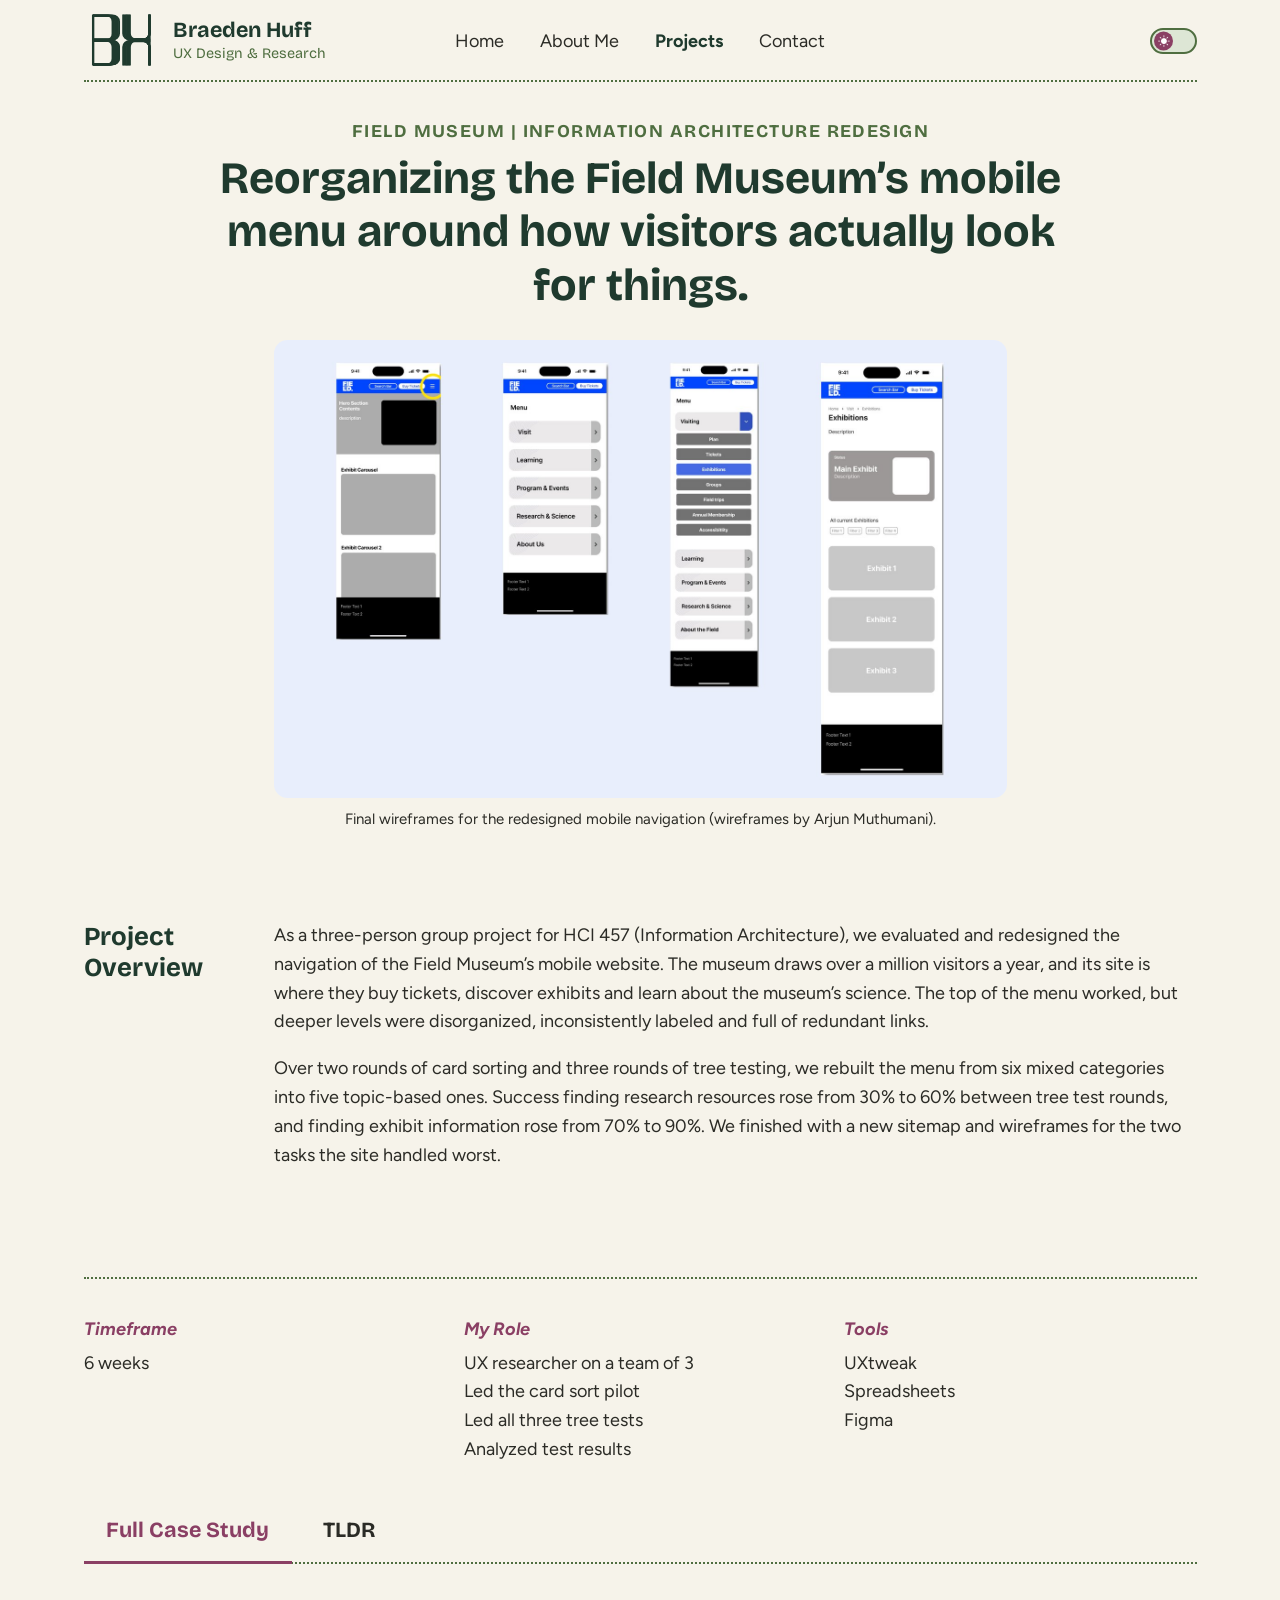
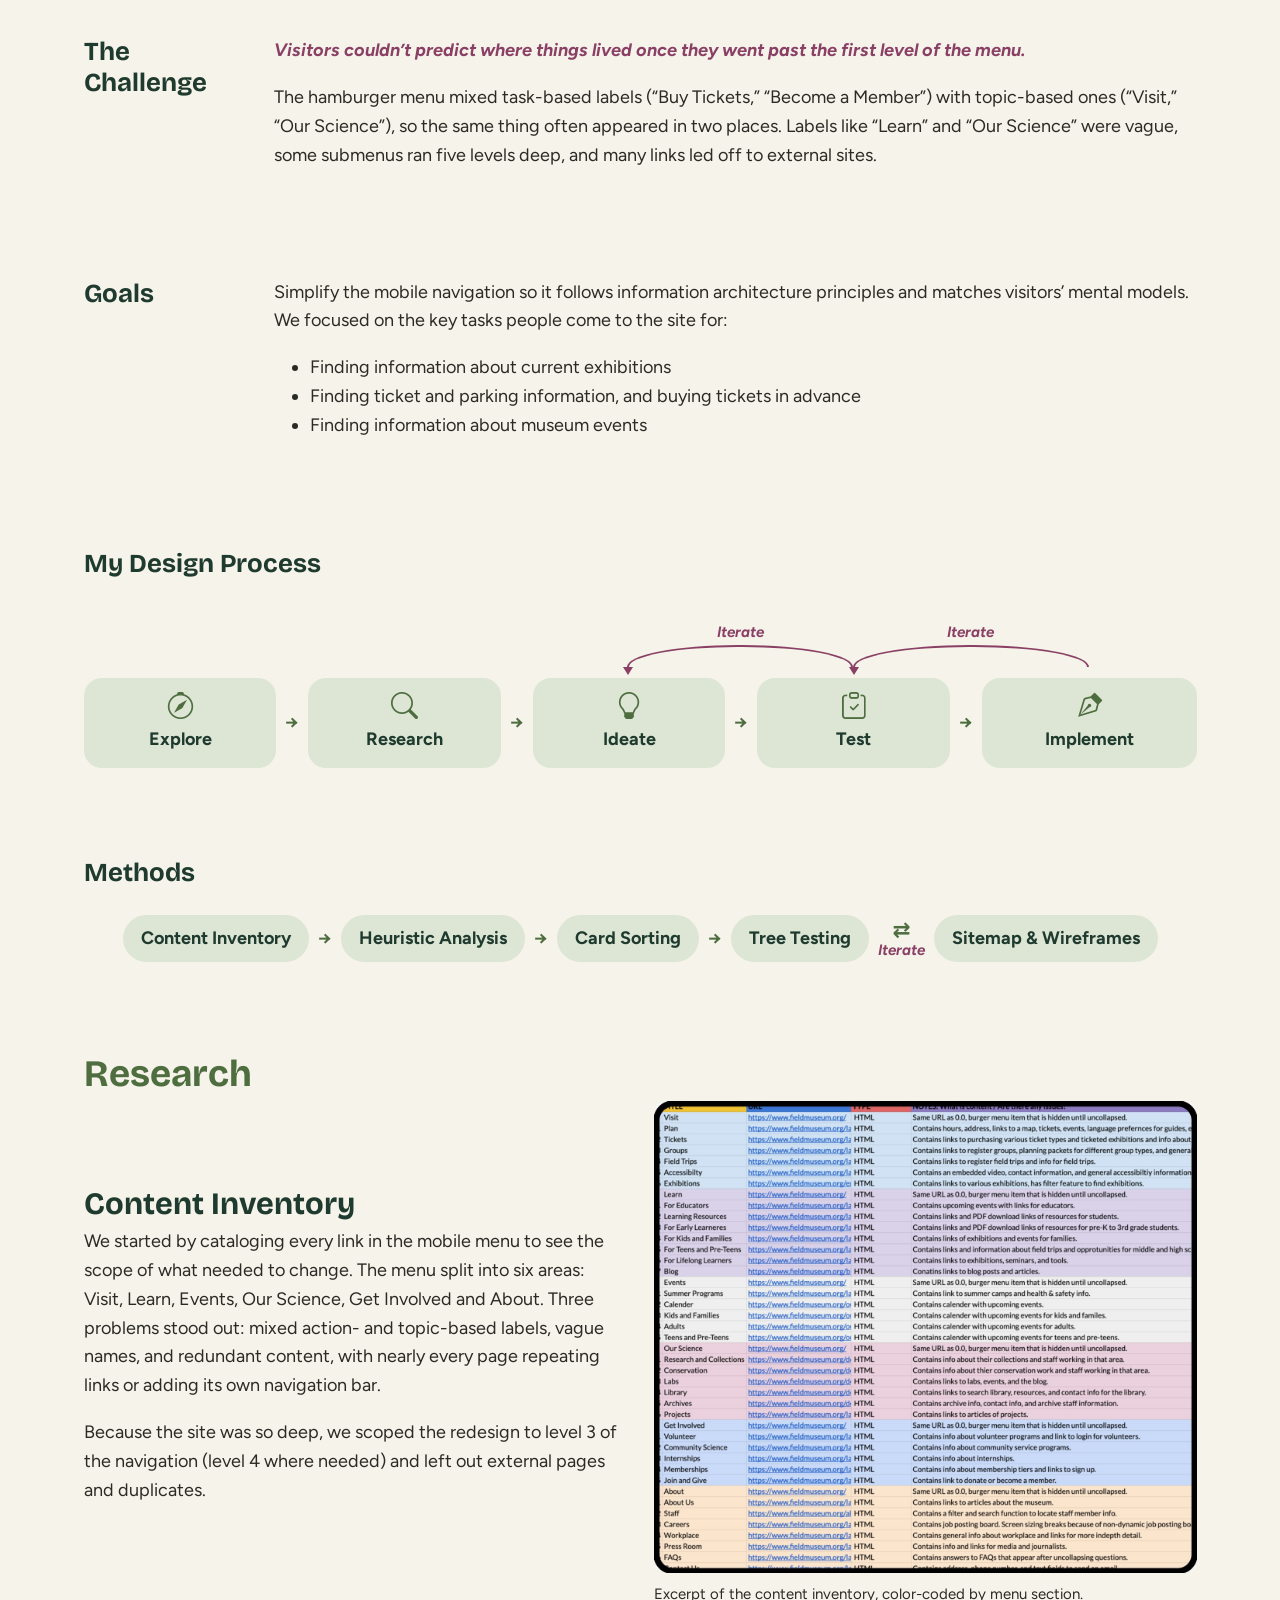
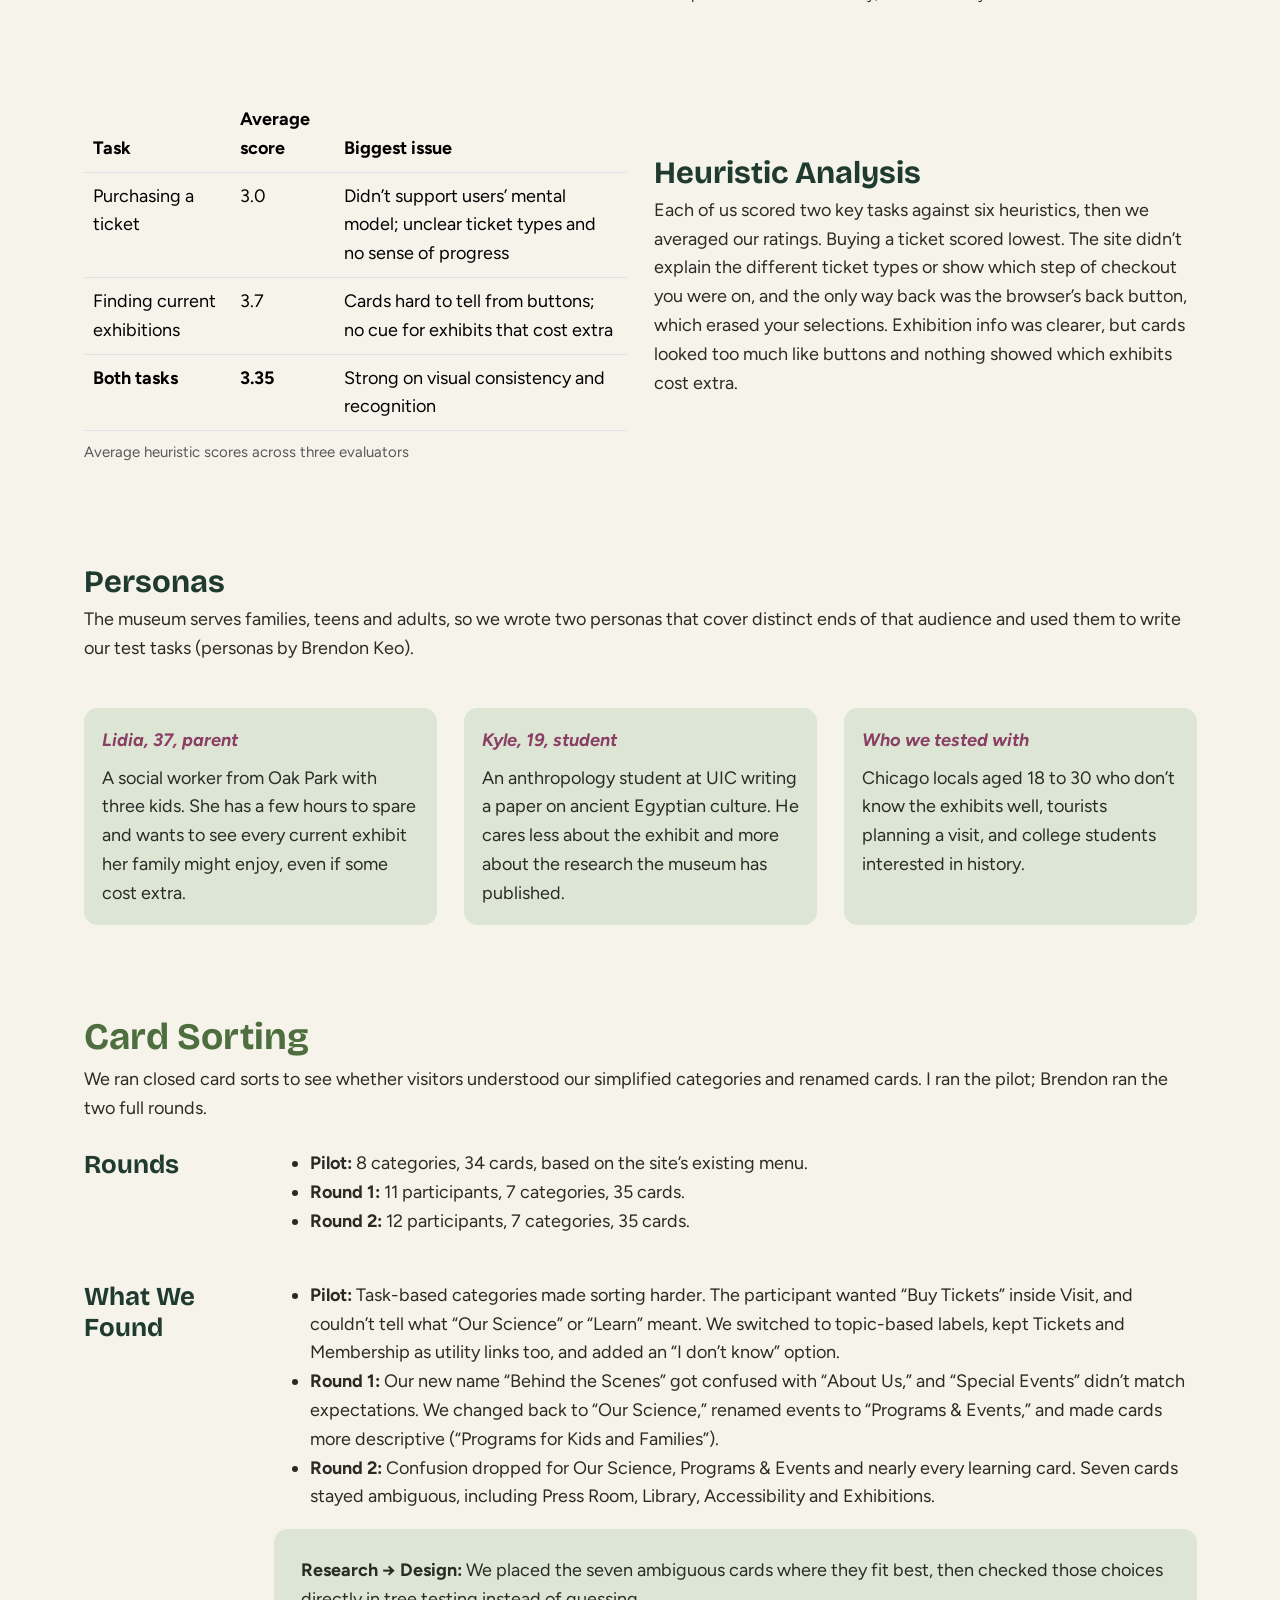
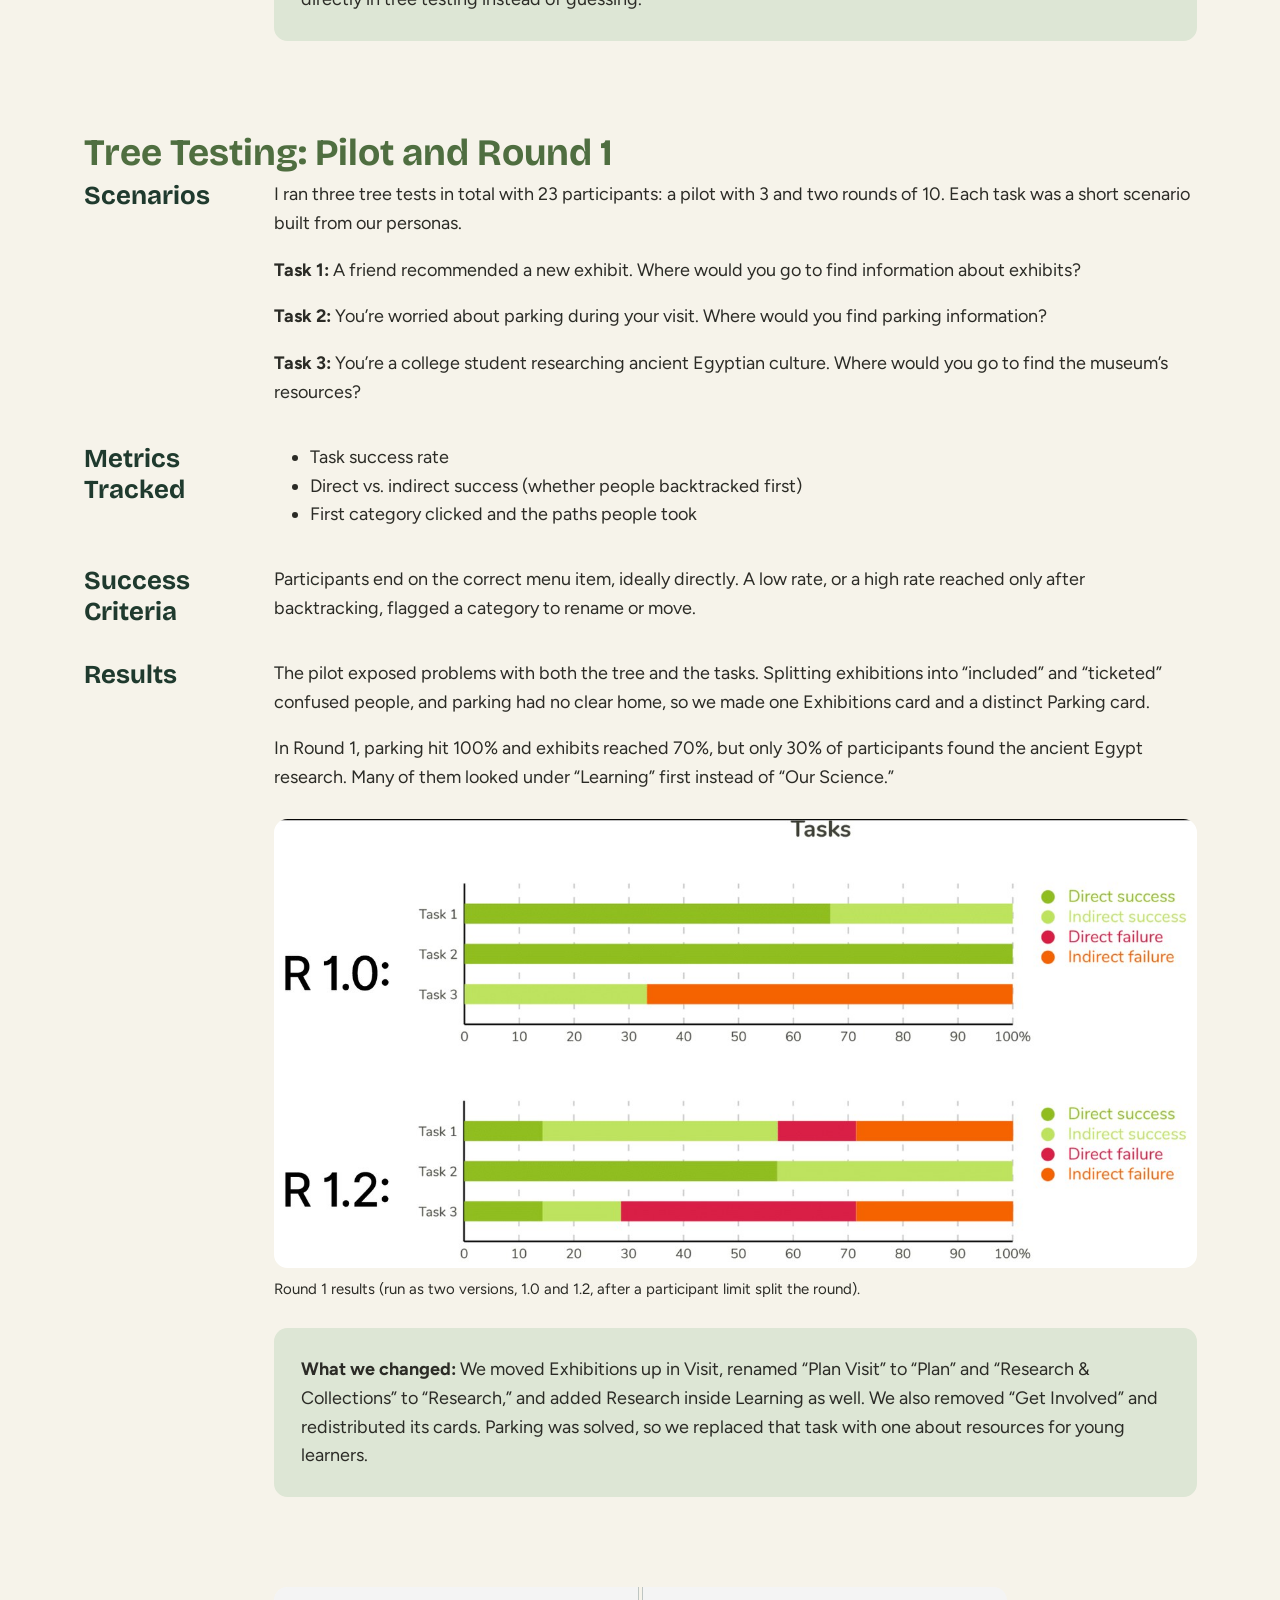
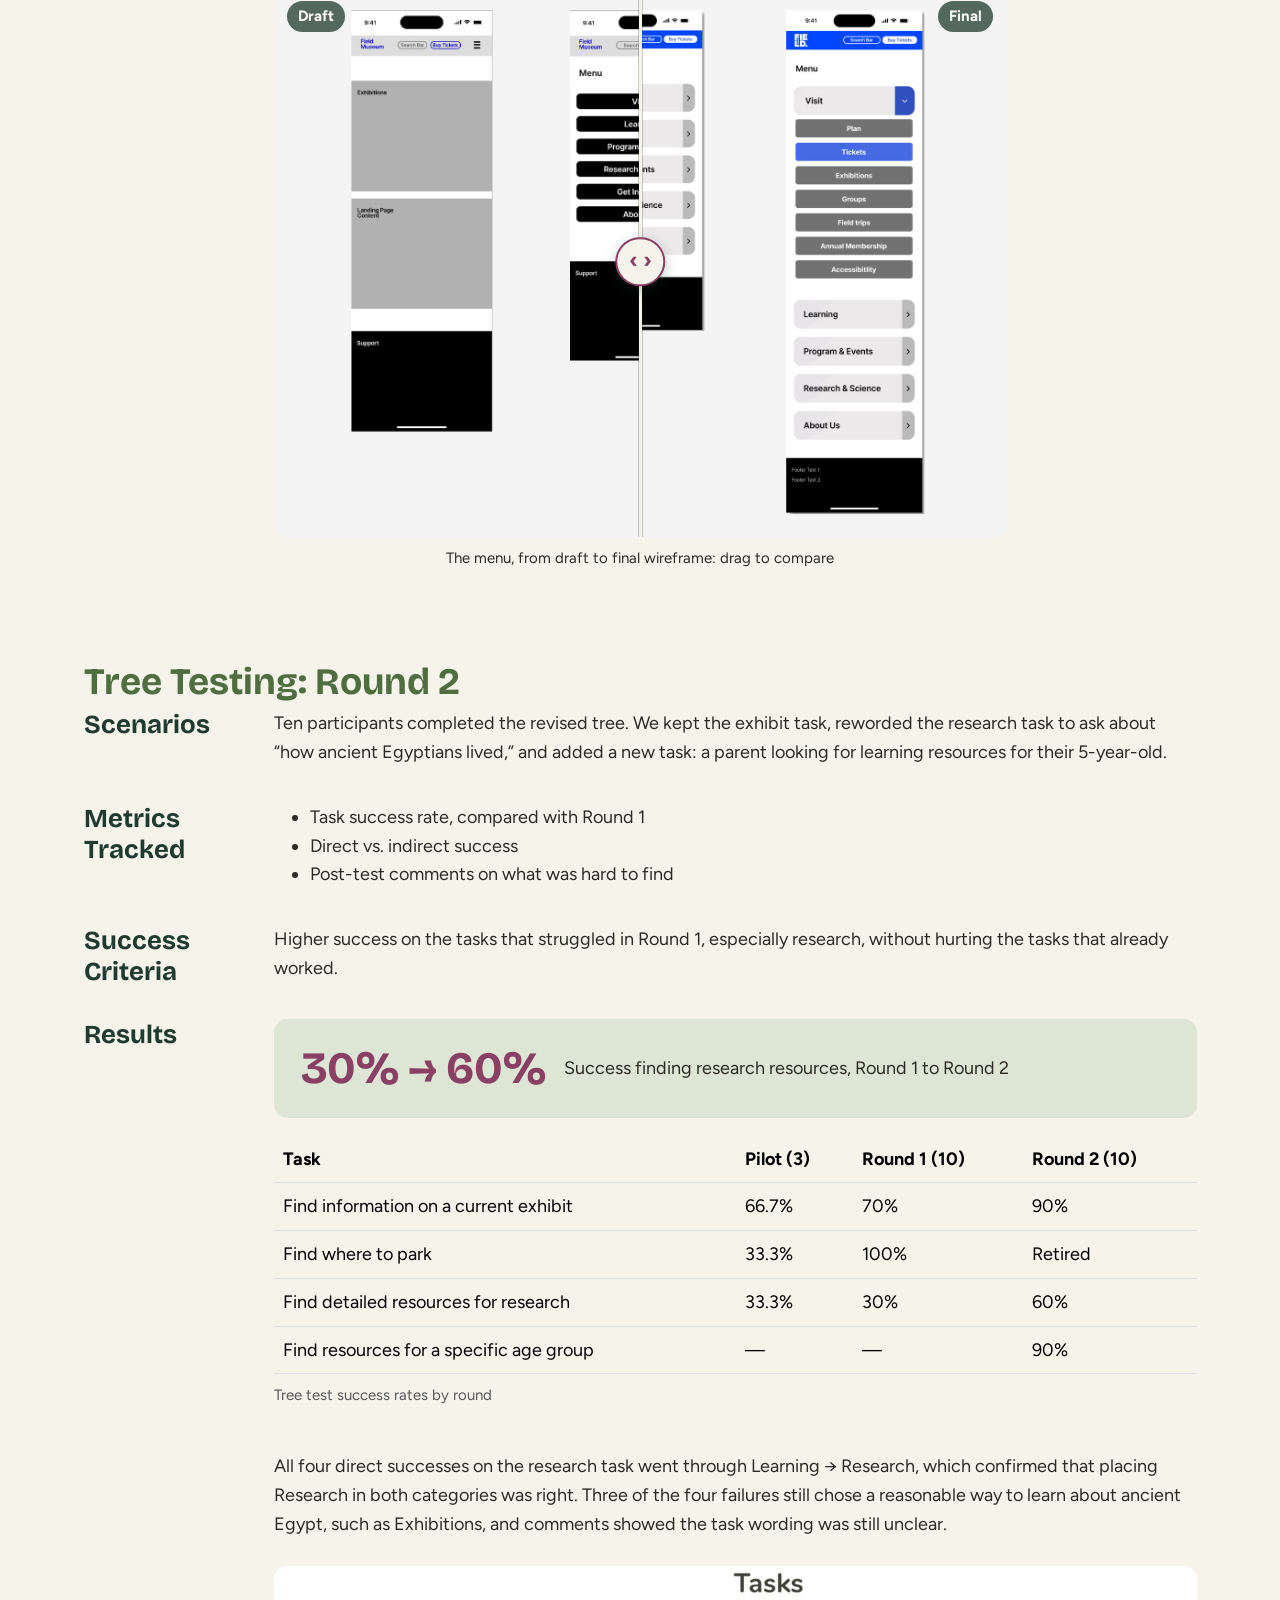
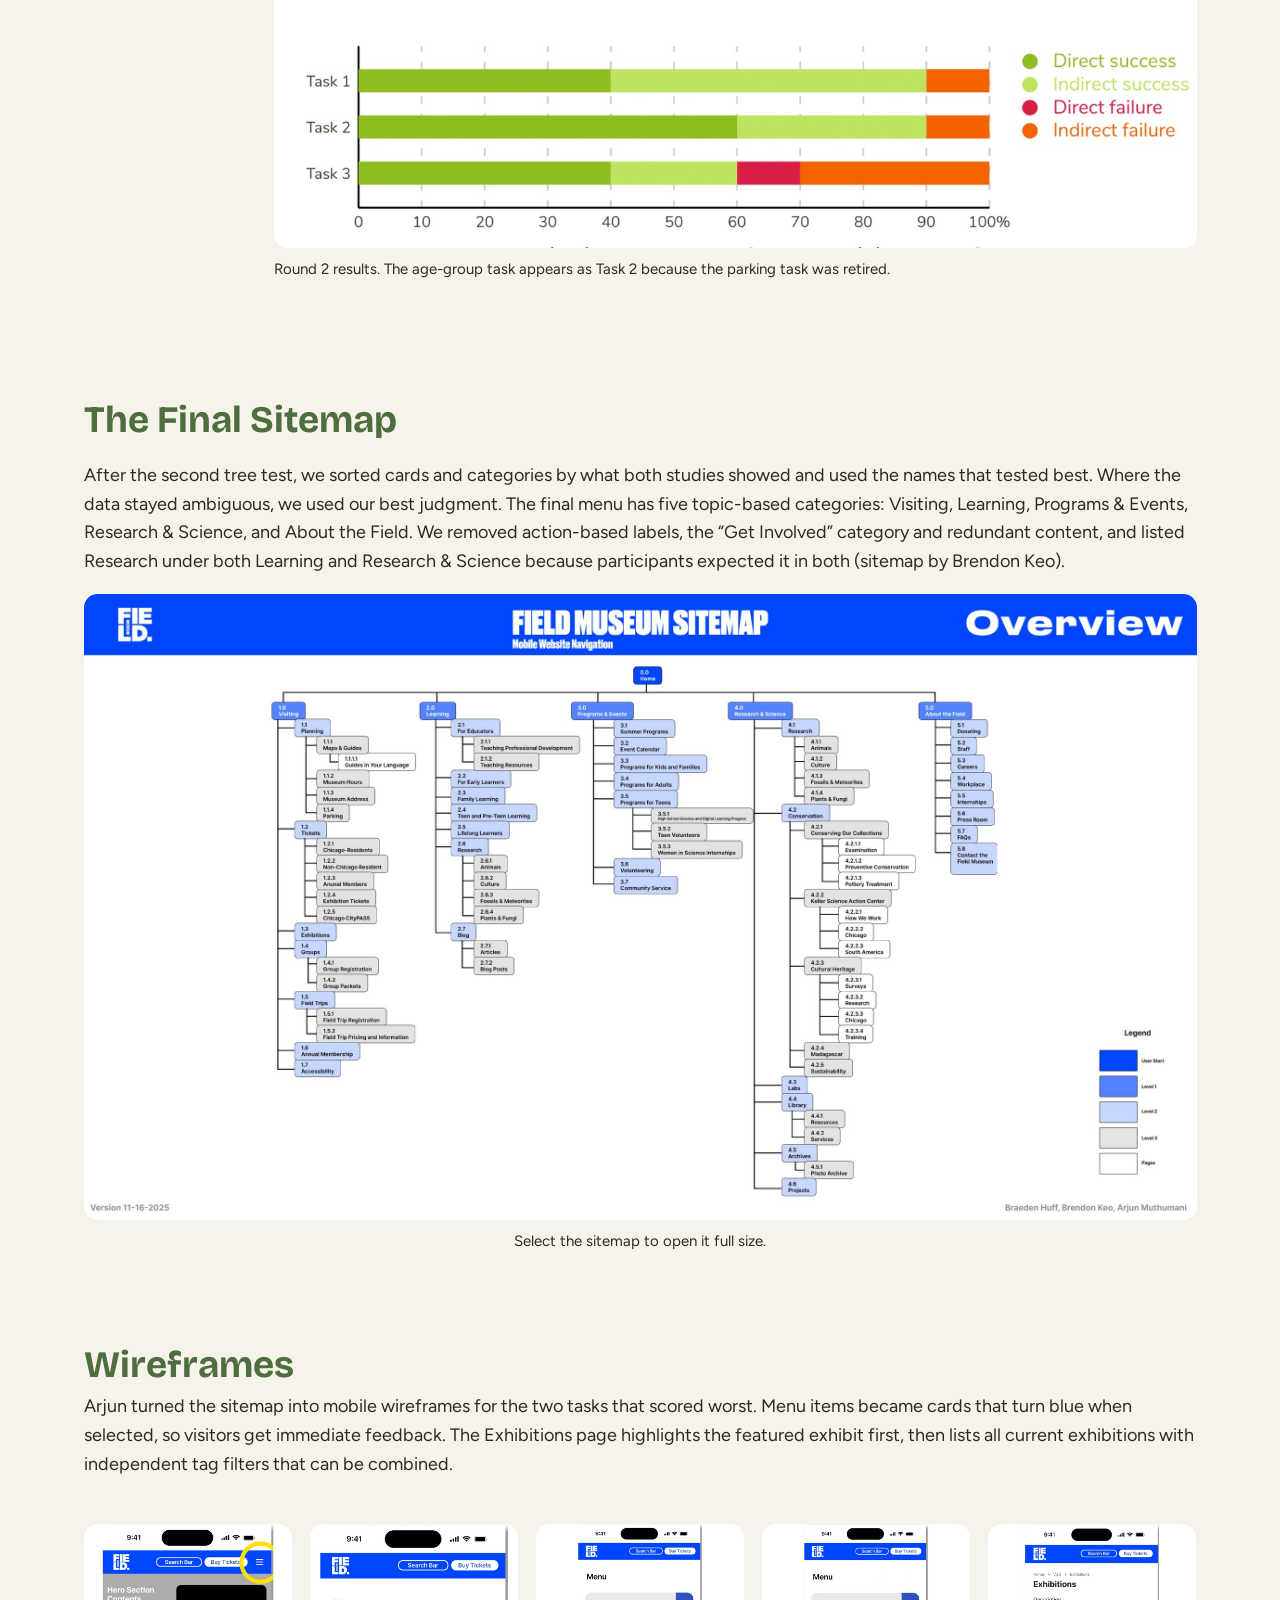
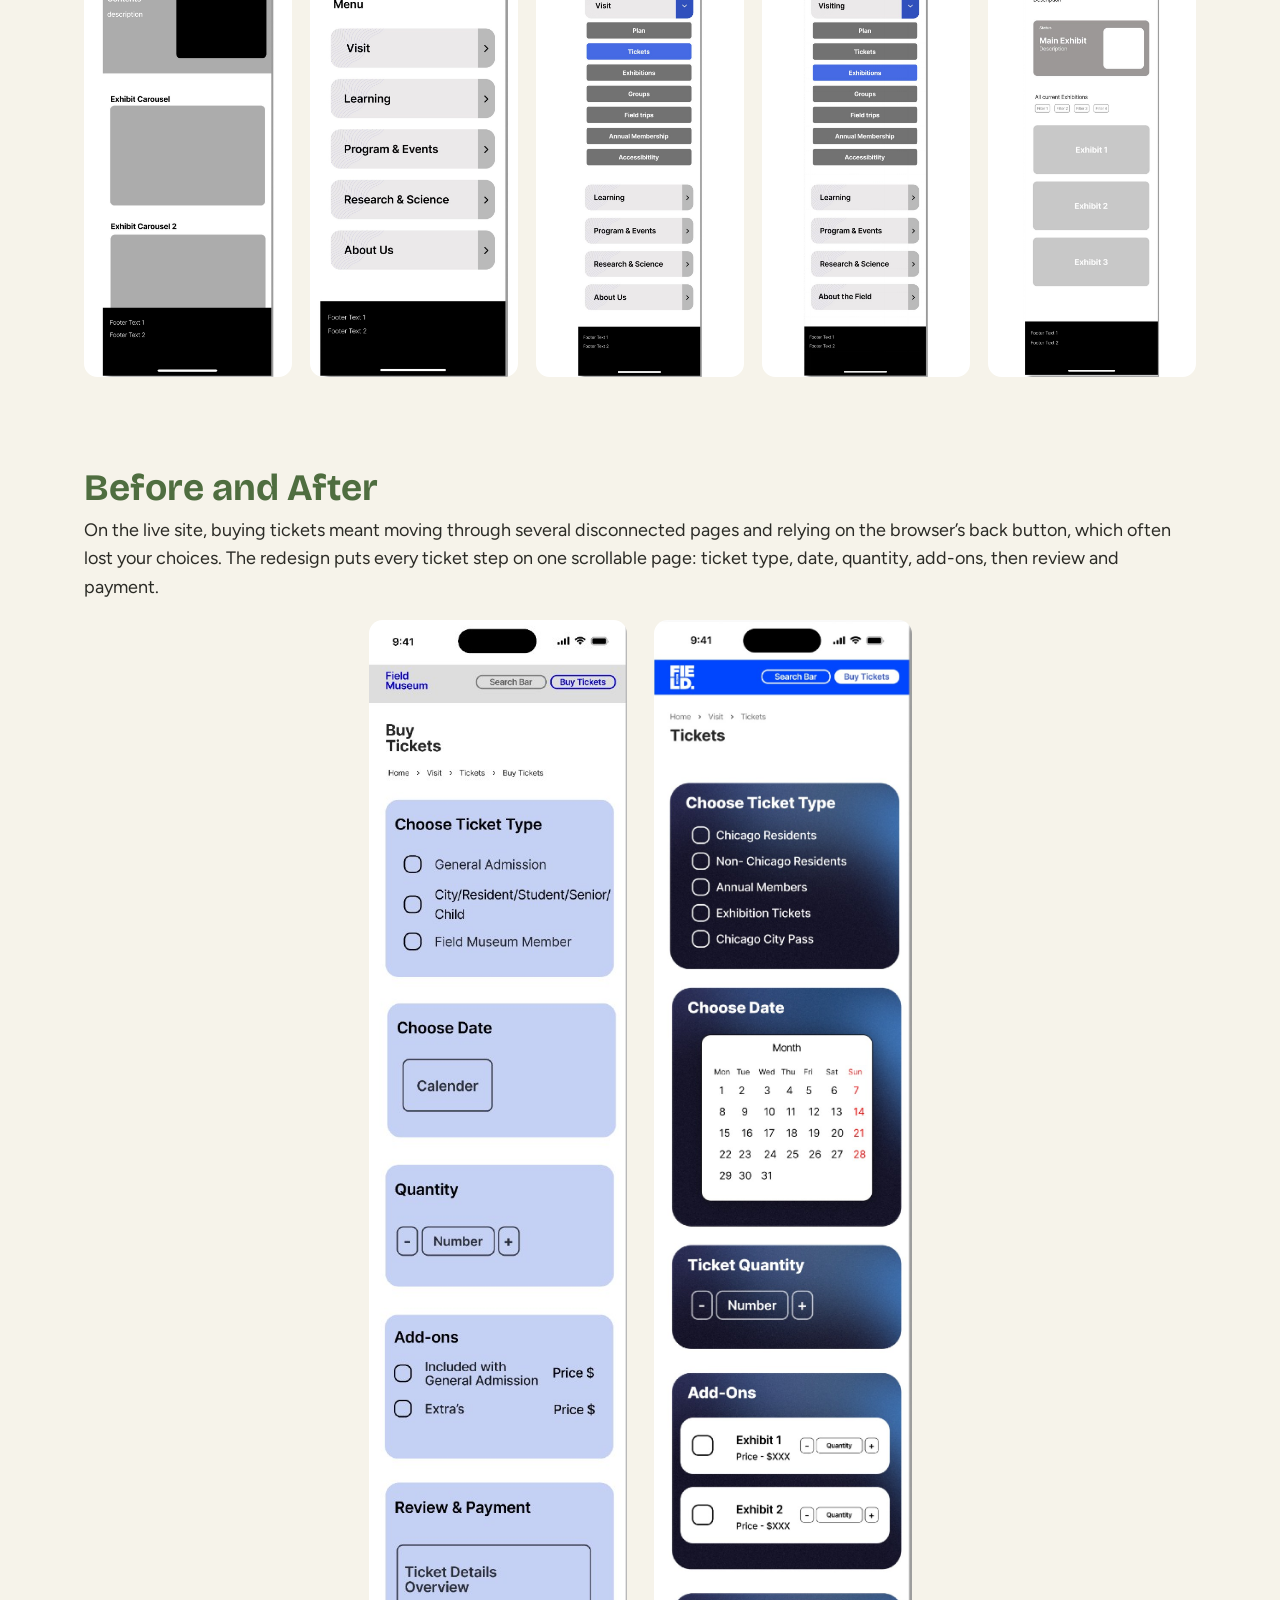
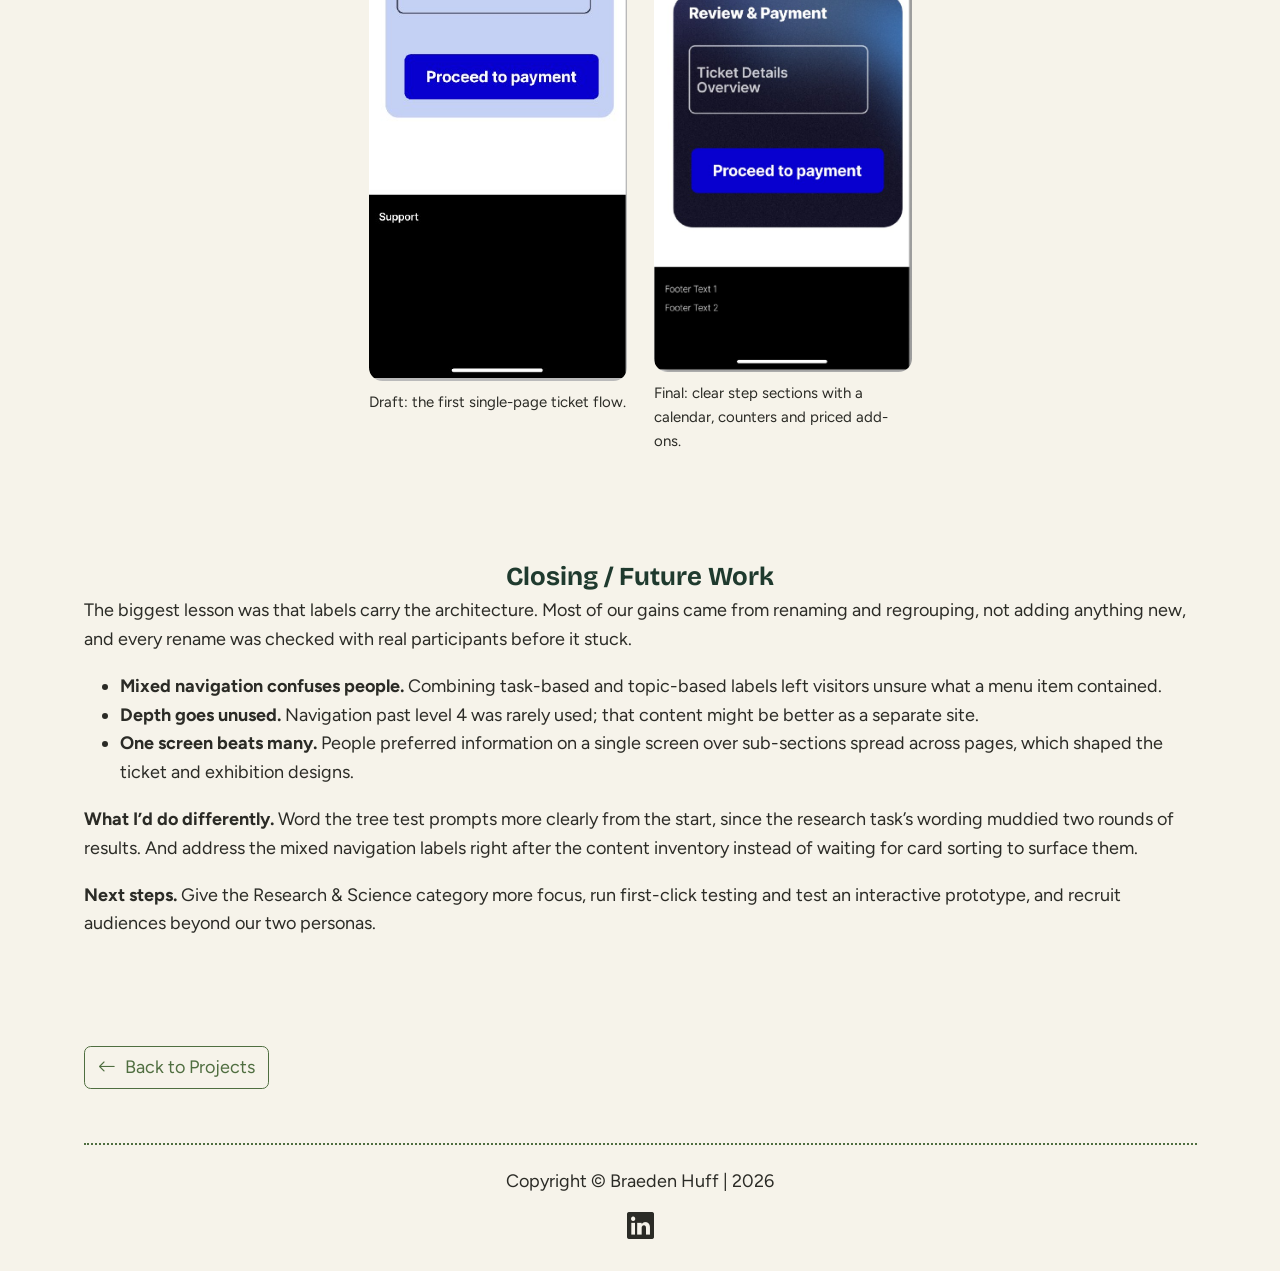
<file: portfolioprojects/project3.html>
<!doctype html>
<html lang="en">
<head>
  <meta charset="utf-8">
  <meta name="viewport" content="width=device-width, initial-scale=1">
  <script>(function(){var t='light',u=new URL(location.href),q=u.searchParams.get('theme');try{if(q==='dark'||q==='light')localStorage.setItem('theme',q);if(localStorage.getItem('theme')==='dark')t='dark'}catch(e){if(q==='dark')t='dark'}if(u.searchParams.has('theme')){u.searchParams.delete('theme');history.replaceState(null,'',u)}document.documentElement.setAttribute('data-bs-theme',t)})();</script>
  <title>Field Museum IA Redesign Case Study | Braeden Huff</title>
  <meta name="description" content="Field Museum mobile navigation redesign: an information architecture case study by Braeden Huff.">
  <!-- Favicons (from the logo site): favicon.ico holds the 16px and 32px browser icons;
       48px is the size Google Search shows; 180px is the iPhone/iPad home-screen icon -->
  <link rel="icon" type="image/x-icon" sizes="16x16 32x32" href="../favicon.ico">
  <link rel="icon" type="image/png" sizes="48x48" href="../images/logo/favicons/48.png">
  <link rel="apple-touch-icon" sizes="180x180" href="../images/logo/favicons/180.png">
  <script>document.documentElement.classList.add('js');</script>

  <!-- Bootstrap 5 & Bootstrap Icons -->
  <link href="https://cdn.jsdelivr.net/npm/bootstrap@5.3.3/dist/css/bootstrap.min.css" rel="stylesheet">
  <link href="https://cdn.jsdelivr.net/npm/bootstrap-icons@1.11.3/font/bootstrap-icons.min.css" rel="stylesheet">

  <!-- Google Fonts: Bricolage Grotesque (400, 700) & Figtree (400, 700, italic 400, 700) -->
  <link rel="preconnect" href="https://fonts.googleapis.com">
  <link rel="preconnect" href="https://fonts.gstatic.com" crossorigin>
  <link href="https://fonts.googleapis.com/css2?family=Bricolage+Grotesque:wght@400;700&family=Figtree:ital,wght@0,400;0,700;1,400;1,700&display=swap" rel="stylesheet">

  <!-- Custom styles -->
  <link href="../css/styles.css" rel="stylesheet">
</head>
<body class="d-flex flex-column min-vh-100">
  <a class="visually-hidden-focusable" href="#main">Skip to main content</a>

  <!-- Navbar -->
  <nav class="navbar navbar-expand-lg sticky-top site-nav" aria-label="Main navigation">
    <div class="container-lg">
      <a class="navbar-brand" href="../index.html" aria-label="Braeden Huff">
        <span class="brand-mark" aria-hidden="true"></span>
        <span class="brand-text"><span class="brand-name">Braeden Huff</span><span class="brand-tagline">UX Design &amp; Research</span></span>
      </a>
      <button class="navbar-toggler" type="button" data-bs-toggle="collapse" data-bs-target="#mainNav" aria-controls="mainNav" aria-expanded="false" aria-label="Toggle navigation">
        <span class="navbar-toggler-icon"></span>
      </button>
      <div class="collapse navbar-collapse" id="mainNav">
        <ul class="navbar-nav">
          <li class="nav-item"><a class="nav-link" href="../index.html">Home</a></li>
          <li class="nav-item"><a class="nav-link" href="../aboutme.html">About Me</a></li>
          <li class="nav-item"><a class="nav-link active" aria-current="true" href="../projects.html">Projects</a></li>
          <li class="nav-item"><a class="nav-link" href="../contact.html">Contact</a></li>
        </ul>
        <!-- Dark mode switch: right end of the navbar on lg, below the links in the phone menu -->
        <div class="theme-toggle-wrap">
          <button type="button" class="theme-toggle" role="switch" aria-checked="false" aria-label="Dark mode">
            <span class="d-lg-none">Dark mode</span>
            <span class="theme-toggle-track" aria-hidden="true">
              <span class="theme-toggle-thumb"><i class="bi bi-sun-fill"></i><i class="bi bi-moon-stars-fill"></i></span>
            </span>
          </button>
        </div>
      </div>
    </div>
  </nav>

  <!-- Main content -->
  <main id="main" class="container-lg flex-grow-1 main-content case-study">

    <!-- Title -->
    <header class="text-center mb-4 grow-in">
      <h4 class="cs-eyebrow">Field Museum | Information Architecture Redesign</h4>
      <h1 class="mx-auto" style="max-width: 900px;">Reorganizing the Field Museum&rsquo;s mobile menu around how visitors actually look for things.</h1>
    </header>

    <div class="row justify-content-center cs-section grow-in grow-in-delay">
      <div class="col-12 col-lg-8">
        <figure class="mb-0">
          <img src="../images/project3/hero-final-wireframes.jpg" class="cs-image" alt="Four mobile wireframes from the redesign: the home page, the new card-based menu, the expanded Visiting menu with Exhibitions highlighted, and the Exhibitions page">
          <figcaption class="small mt-2 text-center">Final wireframes for the redesigned mobile navigation (wireframes by Arjun Muthumani).</figcaption>
        </figure>
      </div>
    </div>

    <!-- Overview -->
    <section class="row cs-section" aria-labelledby="overview">
      <div class="col-12 col-lg-2"><h4 id="overview">Project Overview</h4></div>
      <div class="col-12 col-lg-10">
        <p>As a three-person group project for HCI 457 (Information Architecture), we evaluated and redesigned the navigation of the Field Museum&rsquo;s mobile website. The museum draws over a million visitors a year, and its site is where they buy tickets, discover exhibits and learn about the museum&rsquo;s science. The top of the menu worked, but deeper levels were disorganized, inconsistently labeled and full of redundant links.</p>
        <p>Over two rounds of card sorting and three rounds of tree testing, we rebuilt the menu from six mixed categories into five topic-based ones. Success finding research resources rose from 30% to 60% between tree test rounds, and finding exhibit information rose from 70% to 90%. We finished with a new sitemap and wireframes for the two tasks the site handled worst.</p>
      </div>
    </section>

    <hr class="cs-divider cs-divider-tight">

    <!-- Timeframe, Role & Tools -->
    <div class="row cs-meta gy-4">
      <div class="col-12 col-lg-4">
        <p class="cs-emphasis mb-1"><em>Timeframe</em></p>
        <p>6 weeks</p>
      </div>
      <div class="col-12 col-lg-4">
        <p class="cs-emphasis mb-1"><em>My Role</em></p>
        <ul class="list-unstyled">
          <li>UX researcher on a team of 3</li>
          <li>Led the card sort pilot</li>
          <li>Led all three tree tests</li>
          <li>Analyzed test results</li>
        </ul>
      </div>
      <div class="col-12 col-lg-4">
        <p class="cs-emphasis mb-1"><em>Tools</em></p>
        <ul class="list-unstyled">
          <li>UXtweak</li>
          <li>Spreadsheets</li>
          <li>Figma</li>
        </ul>
      </div>
    </div>

    <!-- Case study tabs: the full write-up, or a TLDR of the problem, solution and outcome -->
    <ul class="nav cs-tabs" role="tablist">
      <li class="nav-item" role="presentation">
        <button class="nav-link active" id="full-tab" data-bs-toggle="tab" data-bs-target="#case-study-full" type="button" role="tab" aria-controls="case-study-full" aria-selected="true">Full Case Study</button>
      </li>
      <li class="nav-item" role="presentation">
        <button class="nav-link" id="tldr-tab" data-bs-toggle="tab" data-bs-target="#tldr" type="button" role="tab" aria-controls="tldr" aria-selected="false">TLDR</button>
      </li>
    </ul>

    <div class="tab-content">
      <div class="tab-pane fade show active" id="case-study-full" role="tabpanel" aria-labelledby="full-tab" tabindex="0">
        <!-- The Challenge -->
        <section class="row cs-section" aria-labelledby="challenge">
          <div class="col-12 col-lg-2"><h4 id="challenge">The Challenge</h4></div>
          <div class="col-12 col-lg-10">
            <p class="cs-emphasis"><em>Visitors couldn&rsquo;t predict where things lived once they went past the first level of the menu.</em></p>
            <p>The hamburger menu mixed task-based labels (&ldquo;Buy Tickets,&rdquo; &ldquo;Become a Member&rdquo;) with topic-based ones (&ldquo;Visit,&rdquo; &ldquo;Our Science&rdquo;), so the same thing often appeared in two places. Labels like &ldquo;Learn&rdquo; and &ldquo;Our Science&rdquo; were vague, some submenus ran five levels deep, and many links led off to external sites.</p>
          </div>
        </section>

        <!-- Goals -->
        <section class="row cs-section" aria-labelledby="goals">
          <div class="col-12 col-lg-2"><h4 id="goals">Goals</h4></div>
          <div class="col-12 col-lg-10">
            <p>Simplify the mobile navigation so it follows information architecture principles and matches visitors&rsquo; mental models. We focused on the key tasks people come to the site for:</p>
            <ul>
              <li>Finding information about current exhibitions</li>
              <li>Finding ticket and parking information, and buying tickets in advance</li>
              <li>Finding information about museum events</li>
            </ul>
          </div>
        </section>

        <!-- Design Process -->
        <section class="cs-section" aria-labelledby="process">
          <h4 id="process" class="mb-4">My Design Process</h4>
          <ol class="process-steps has-iterate reveal">
            <li><span class="step"><i class="bi bi-compass step-icon" aria-hidden="true"></i>Explore</span></li>
            <li><span class="step"><i class="bi bi-search step-icon" aria-hidden="true"></i>Research</span></li>
            <li><span class="step"><i class="bi bi-lightbulb step-icon" aria-hidden="true"></i>Ideate</span></li>
            <li>
              <span class="step-wrap">
                <span class="step"><i class="bi bi-clipboard-check step-icon" aria-hidden="true"></i>Test</span>
                <span class="iterate-loop">Iterate <span class="iterate-arc" aria-hidden="true"></span></span>
              </span>
            </li>
            <li>
              <span class="step-wrap">
                <span class="step"><i class="bi bi-vector-pen step-icon" aria-hidden="true"></i>Implement</span>
                <span class="iterate-loop">Iterate <span class="iterate-arc" aria-hidden="true"></span></span>
              </span>
            </li>
          </ol>
        </section>

        <!-- Methods -->
        <section class="cs-section" aria-labelledby="methods">
          <h4 id="methods" class="mb-4">Methods</h4>
          <ol class="process-steps reveal">
            <li><span class="step">Content Inventory</span></li>
            <li><span class="step">Heuristic Analysis</span></li>
            <li><span class="step">Card Sorting</span></li>
            <li class="iterate-next">
              <span class="step">Tree Testing</span>
              <span class="iterate-connector"><span class="iterate-arrows" aria-hidden="true">&#8644;</span>Iterate</span>
            </li>
            <li><span class="step">Sitemap &amp; Wireframes</span></li>
          </ol>
        </section>

        <!-- Research -->
        <section class="cs-section" aria-labelledby="research">
          <h2 id="research">Research</h2>

          <div class="row cs-section gy-4 align-items-center">
            <div class="col-12 col-lg-6">
              <h3>Content Inventory</h3>
              <p>We started by cataloging every link in the mobile menu to see the scope of what needed to change. The menu split into six areas: Visit, Learn, Events, Our Science, Get Involved and About. Three problems stood out: mixed action- and topic-based labels, vague names, and redundant content, with nearly every page repeating links or adding its own navigation bar.</p>
              <p>Because the site was so deep, we scoped the redesign to level 3 of the navigation (level 4 where needed) and left out external pages and duplicates.</p>
            </div>
            <div class="col-12 col-lg-6">
              <figure class="mb-0">
                <img src="../images/project3/content-inventory.jpg" class="cs-image reveal" alt="Excerpt of the content inventory spreadsheet listing each menu item with its URL, type and notes, color-coded by menu section">
                <figcaption class="small mt-2">Excerpt of the content inventory, color-coded by menu section.</figcaption>
              </figure>
            </div>
          </div>

          <div class="row cs-section gy-4 align-items-center">
            <div class="col-12 col-lg-6 order-lg-last">
              <h3>Heuristic Analysis</h3>
              <p>Each of us scored two key tasks against six heuristics, then we averaged our ratings. Buying a ticket scored lowest. The site didn&rsquo;t explain the different ticket types or show which step of checkout you were on, and the only way back was the browser&rsquo;s back button, which erased your selections. Exhibition info was clearer, but cards looked too much like buttons and nothing showed which exhibits cost extra.</p>
            </div>
            <div class="col-12 col-lg-6">
              <div class="table-responsive reveal">
                <table class="table mb-0">
                  <caption class="small">Average heuristic scores across three evaluators</caption>
                  <thead>
                    <tr><th scope="col">Task</th><th scope="col">Average score</th><th scope="col">Biggest issue</th></tr>
                  </thead>
                  <tbody>
                    <tr><td>Purchasing a ticket</td><td>3.0</td><td>Didn&rsquo;t support users&rsquo; mental model; unclear ticket types and no sense of progress</td></tr>
                    <tr><td>Finding current exhibitions</td><td>3.7</td><td>Cards hard to tell from buttons; no cue for exhibits that cost extra</td></tr>
                    <tr><td><strong>Both tasks</strong></td><td><strong>3.35</strong></td><td>Strong on visual consistency and recognition</td></tr>
                  </tbody>
                </table>
              </div>
            </div>
          </div>

          <!-- Personas -->
          <h3>Personas</h3>
          <p>The museum serves families, teens and adults, so we wrote two personas that cover distinct ends of that audience and used them to write our test tasks (personas by Brendon Keo).</p>
          <div class="row g-4 mt-1">
            <div class="col-12 col-lg-4">
              <div class="card lit-card h-100">
                <div class="card-body">
                  <p class="cs-emphasis mb-2"><em>Lidia, 37, parent</em></p>
                  <p class="mb-0">A social worker from Oak Park with three kids. She has a few hours to spare and wants to see every current exhibit her family might enjoy, even if some cost extra.</p>
                </div>
              </div>
            </div>
            <div class="col-12 col-lg-4">
              <div class="card lit-card h-100">
                <div class="card-body">
                  <p class="cs-emphasis mb-2"><em>Kyle, 19, student</em></p>
                  <p class="mb-0">An anthropology student at UIC writing a paper on ancient Egyptian culture. He cares less about the exhibit and more about the research the museum has published.</p>
                </div>
              </div>
            </div>
            <div class="col-12 col-lg-4">
              <div class="card lit-card h-100">
                <div class="card-body">
                  <p class="cs-emphasis mb-2"><em>Who we tested with</em></p>
                  <p class="mb-0">Chicago locals aged 18 to 30 who don&rsquo;t know the exhibits well, tourists planning a visit, and college students interested in history.</p>
                </div>
              </div>
            </div>
          </div>
        </section>

        <!-- Card Sorting -->
        <section class="cs-section" aria-labelledby="card-sort">
          <h2 id="card-sort">Card Sorting</h2>
          <p>We ran closed card sorts to see whether visitors understood our simplified categories and renamed cards. I ran the pilot; Brendon ran the two full rounds.</p>

          <div class="row mt-4 mb-4">
            <div class="col-12 col-lg-2"><h4>Rounds</h4></div>
            <div class="col-12 col-lg-10">
              <ul>
                <li><strong>Pilot:</strong> 8 categories, 34 cards, based on the site&rsquo;s existing menu.</li>
                <li><strong>Round 1:</strong> 11 participants, 7 categories, 35 cards.</li>
                <li><strong>Round 2:</strong> 12 participants, 7 categories, 35 cards.</li>
              </ul>
            </div>
          </div>

          <div class="row">
            <div class="col-12 col-lg-2"><h4>What We Found</h4></div>
            <div class="col-12 col-lg-10">
              <ul>
                <li><strong>Pilot:</strong> Task-based categories made sorting harder. The participant wanted &ldquo;Buy Tickets&rdquo; inside Visit, and couldn&rsquo;t tell what &ldquo;Our Science&rdquo; or &ldquo;Learn&rdquo; meant. We switched to topic-based labels, kept Tickets and Membership as utility links too, and added an &ldquo;I don&rsquo;t know&rdquo; option.</li>
                <li><strong>Round 1:</strong> Our new name &ldquo;Behind the Scenes&rdquo; got confused with &ldquo;About Us,&rdquo; and &ldquo;Special Events&rdquo; didn&rsquo;t match expectations. We changed back to &ldquo;Our Science,&rdquo; renamed events to &ldquo;Programs &amp; Events,&rdquo; and made cards more descriptive (&ldquo;Programs for Kids and Families&rdquo;).</li>
                <li><strong>Round 2:</strong> Confusion dropped for Our Science, Programs &amp; Events and nearly every learning card. Seven cards stayed ambiguous, including Press Room, Library, Accessibility and Exhibitions.</li>
              </ul>
              <div class="cs-callout">
                <p class="mb-0"><strong>Research &rarr; Design:</strong> We placed the seven ambiguous cards where they fit best, then checked those choices directly in tree testing instead of guessing.</p>
              </div>
            </div>
          </div>
        </section>

        <!-- Tree Testing Round 1 -->
        <section class="cs-section" aria-labelledby="ut1">
          <h2 id="ut1">Tree Testing: Pilot and Round 1</h2>

          <div class="row mb-3">
            <div class="col-12 col-lg-2"><h4>Scenarios</h4></div>
            <div class="col-12 col-lg-10">
              <p>I ran three tree tests in total with 23 participants: a pilot with 3 and two rounds of 10. Each task was a short scenario built from our personas.</p>
              <ul class="list-unstyled">
                <li class="mb-3"><strong>Task 1:</strong> A friend recommended a new exhibit. Where would you go to find information about exhibits?</li>
                <li class="mb-3"><strong>Task 2:</strong> You&rsquo;re worried about parking during your visit. Where would you find parking information?</li>
                <li><strong>Task 3:</strong> You&rsquo;re a college student researching ancient Egyptian culture. Where would you go to find the museum&rsquo;s resources?</li>
              </ul>
            </div>
          </div>
          <div class="row mb-3">
            <div class="col-12 col-lg-2"><h4>Metrics Tracked</h4></div>
            <div class="col-12 col-lg-10">
              <ul>
                <li>Task success rate</li>
                <li>Direct vs. indirect success (whether people backtracked first)</li>
                <li>First category clicked and the paths people took</li>
              </ul>
            </div>
          </div>
          <div class="row mb-3">
            <div class="col-12 col-lg-2"><h4>Success Criteria</h4></div>
            <div class="col-12 col-lg-10">
              <p>Participants end on the correct menu item, ideally directly. A low rate, or a high rate reached only after backtracking, flagged a category to rename or move.</p>
            </div>
          </div>
          <div class="row">
            <div class="col-12 col-lg-2"><h4>Results</h4></div>
            <div class="col-12 col-lg-10">
              <p>The pilot exposed problems with both the tree and the tasks. Splitting exhibitions into &ldquo;included&rdquo; and &ldquo;ticketed&rdquo; confused people, and parking had no clear home, so we made one Exhibitions card and a distinct Parking card.</p>
              <p>In Round 1, parking hit 100% and exhibits reached 70%, but only 30% of participants found the ancient Egypt research. Many of them looked under &ldquo;Learning&rdquo; first instead of &ldquo;Our Science.&rdquo;</p>
              <figure class="my-4">
                <img src="../images/project3/tree-test-r1-results.jpg" class="cs-image reveal" alt="Round 1 tree test results chart showing direct and indirect success and failure for three tasks, with Task 3 mostly failures">
                <figcaption class="small mt-2">Round 1 results (run as two versions, 1.0 and 1.2, after a participant limit split the round).</figcaption>
              </figure>
              <div class="cs-callout">
                <p class="mb-0"><strong>What we changed:</strong> We moved Exhibitions up in Visit, renamed &ldquo;Plan Visit&rdquo; to &ldquo;Plan&rdquo; and &ldquo;Research &amp; Collections&rdquo; to &ldquo;Research,&rdquo; and added Research inside Learning as well. We also removed &ldquo;Get Involved&rdquo; and redistributed its cards. Parking was solved, so we replaced that task with one about resources for young learners.</p>
              </div>
            </div>
          </div>
        </section>

        <!-- Before / after slider -->
        <div class="row justify-content-center cs-section">
          <figure class="col-12 col-lg-8 mb-0 reveal">
            <div class="ba-slider">
              <img src="../images/project3/slider-final-menu.jpg" class="ba-img" alt="After: final wireframes of the home page, card-based menu and expanded Visit menu with Tickets highlighted in blue">
              <img src="../images/project3/slider-draft-menu.jpg" class="ba-img ba-before" alt="Before: draft wireframes of the home page, a plain black-button menu with Get Involved, and the expanded Visit menu">
              <span class="ba-label ba-label-before" aria-hidden="true">Draft</span>
              <span class="ba-label ba-label-after" aria-hidden="true">Final</span>
              <span class="ba-handle" aria-hidden="true"></span>
              <input type="range" class="ba-range" min="0" max="100" value="50" aria-label="Draft and final menu comparison: slide to reveal more of the draft or final wireframes">
            </div>
            <figcaption class="small mt-2 text-center">The menu, from draft to final wireframe: drag to compare</figcaption>
          </figure>
        </div>

        <!-- Tree Testing Round 2 -->
        <section class="cs-section" aria-labelledby="ut2">
          <h2 id="ut2">Tree Testing: Round 2</h2>

          <div class="row mb-3">
            <div class="col-12 col-lg-2"><h4>Scenarios</h4></div>
            <div class="col-12 col-lg-10">
              <p>Ten participants completed the revised tree. We kept the exhibit task, reworded the research task to ask about &ldquo;how ancient Egyptians lived,&rdquo; and added a new task: a parent looking for learning resources for their 5-year-old.</p>
            </div>
          </div>
          <div class="row mb-3">
            <div class="col-12 col-lg-2"><h4>Metrics Tracked</h4></div>
            <div class="col-12 col-lg-10">
              <ul>
                <li>Task success rate, compared with Round 1</li>
                <li>Direct vs. indirect success</li>
                <li>Post-test comments on what was hard to find</li>
              </ul>
            </div>
          </div>
          <div class="row mb-3">
            <div class="col-12 col-lg-2"><h4>Success Criteria</h4></div>
            <div class="col-12 col-lg-10">
              <p>Higher success on the tasks that struggled in Round 1, especially research, without hurting the tasks that already worked.</p>
            </div>
          </div>
          <div class="row">
            <div class="col-12 col-lg-2"><h4>Results</h4></div>
            <div class="col-12 col-lg-10">
              <div class="cs-callout d-flex flex-wrap align-items-center gap-3 mb-3">
                <span class="stat">30% &rarr; 60%</span>
                <span>Success finding research resources, Round 1 to Round 2</span>
              </div>
              <div class="table-responsive mb-3">
                <table class="table">
                  <caption class="small">Tree test success rates by round</caption>
                  <thead>
                    <tr><th scope="col">Task</th><th scope="col">Pilot (3)</th><th scope="col">Round 1 (10)</th><th scope="col">Round 2 (10)</th></tr>
                  </thead>
                  <tbody>
                    <tr><td>Find information on a current exhibit</td><td>66.7%</td><td>70%</td><td>90%</td></tr>
                    <tr><td>Find where to park</td><td>33.3%</td><td>100%</td><td>Retired</td></tr>
                    <tr><td>Find detailed resources for research</td><td>33.3%</td><td>30%</td><td>60%</td></tr>
                    <tr><td>Find resources for a specific age group</td><td>&mdash;</td><td>&mdash;</td><td>90%</td></tr>
                  </tbody>
                </table>
              </div>
              <p>All four direct successes on the research task went through Learning &rarr; Research, which confirmed that placing Research in both categories was right. Three of the four failures still chose a reasonable way to learn about ancient Egypt, such as Exhibitions, and comments showed the task wording was still unclear.</p>
              <figure class="my-4">
                <img src="../images/project3/tree-test-r2-results.jpg" class="cs-image reveal" alt="Round 2 tree test results chart: Task 1 and Task 2 at 90% success, Task 3 at 60% success">
                <figcaption class="small mt-2">Round 2 results. The age-group task appears as Task 2 because the parking task was retired.</figcaption>
              </figure>
            </div>
          </div>
        </section>

        <!-- Sitemap (prototype-style embed) -->
        <section class="cs-section" aria-labelledby="sitemap">
          <h2 id="sitemap" class="mb-3">The Final Sitemap</h2>
          <p>After the second tree test, we sorted cards and categories by what both studies showed and used the names that tested best. Where the data stayed ambiguous, we used our best judgment. The final menu has five topic-based categories: Visiting, Learning, Programs &amp; Events, Research &amp; Science, and About the Field. We removed action-based labels, the &ldquo;Get Involved&rdquo; category and redundant content, and listed Research under both Learning and Research &amp; Science because participants expected it in both (sitemap by Brendon Keo).</p>
          <div class="reveal">
            <a href="../images/project3/final-sitemap.jpg" target="_blank" rel="noopener noreferrer" aria-label="Open the full-size sitemap in a new tab">
              <img src="../images/project3/final-sitemap.jpg" class="cs-image" alt="Field Museum mobile sitemap: Home branches into Visiting, Learning, Programs and Events, Research and Science, and About the Field, each with its subpages">
            </a>
          </div>
          <p class="small mt-2 text-center">Select the sitemap to open it full size.</p>
        </section>

        <!-- Wireframes -->
        <section class="row justify-content-center cs-section gy-4" aria-labelledby="lofi">
          <div class="col-12">
            <h2 id="lofi">Wireframes</h2>
            <p>Arjun turned the sitemap into mobile wireframes for the two tasks that scored worst. Menu items became cards that turn blue when selected, so visitors get immediate feedback. The Exhibitions page highlights the featured exhibit first, then lists all current exhibitions with independent tag filters that can be combined.</p>
          </div>
          <div class="col-12">
            <div class="row row-cols-2 row-cols-md-5 g-3 justify-content-center wireframe-grid">
              <div class="col">
                <img src="../images/project3/wf-final-home.jpg" class="wireframe reveal" alt="Home page wireframe with the menu button highlighted">
              </div>
              <div class="col">
                <img src="../images/project3/wf-final-menu.jpg" class="wireframe reveal" alt="Menu wireframe with five category cards">
              </div>
              <div class="col">
                <img src="../images/project3/wf-final-visit.jpg" class="wireframe reveal" alt="Expanded Visit menu wireframe with Tickets selected in blue">
              </div>
              <div class="col">
                <img src="../images/project3/wf-final-visiting-exhibitions.jpg" class="wireframe reveal" alt="Expanded Visiting menu wireframe with Exhibitions selected in blue">
              </div>
              <div class="col">
                <img src="../images/project3/wf-final-exhibitions.jpg" class="wireframe reveal" alt="Exhibitions page wireframe with a featured main exhibit card, filters, and a list of current exhibitions">
              </div>
            </div>
          </div>
        </section>

        <!-- Before & After -->
        <section class="cs-section" aria-labelledby="before-after">
          <h2 id="before-after">Before and After</h2>
          <p>On the live site, buying tickets meant moving through several disconnected pages and relying on the browser&rsquo;s back button, which often lost your choices. The redesign puts every ticket step on one scrollable page: ticket type, date, quantity, add-ons, then review and payment.</p>
          <div class="row g-4 justify-content-center">
            <div class="col-6 col-md-3">
              <figure>
                <img src="../images/project3/draft-tickets.jpg" class="cs-image reveal" alt="Draft wireframe of the single-page ticket flow with plain sections for ticket type, date, quantity, add-ons and review">
                <figcaption class="small mt-2">Draft: the first single-page ticket flow.</figcaption>
              </figure>
            </div>
            <div class="col-6 col-md-3">
              <figure>
                <img src="../images/project3/final-tickets.jpg" class="cs-image reveal" alt="Final wireframe of the ticket page with step sections for ticket type, a calendar, a quantity counter, priced add-ons, and review and payment">
                <figcaption class="small mt-2">Final: clear step sections with a calendar, counters and priced add-ons.</figcaption>
              </figure>
            </div>
          </div>
        </section>

        <!-- Closing -->
        <section class="row cs-section" aria-labelledby="closing">
          <div class="col-12 text-center"><h4 id="closing">Closing / Future Work</h4></div>
          <div class="col-12">
            <p>The biggest lesson was that labels carry the architecture. Most of our gains came from renaming and regrouping, not adding anything new, and every rename was checked with real participants before it stuck.</p>
            <ul>
              <li><strong>Mixed navigation confuses people.</strong> Combining task-based and topic-based labels left visitors unsure what a menu item contained.</li>
              <li><strong>Depth goes unused.</strong> Navigation past level 4 was rarely used; that content might be better as a separate site.</li>
              <li><strong>One screen beats many.</strong> People preferred information on a single screen over sub-sections spread across pages, which shaped the ticket and exhibition designs.</li>
            </ul>
            <p><strong>What I&rsquo;d do differently.</strong> Word the tree test prompts more clearly from the start, since the research task&rsquo;s wording muddied two rounds of results. And address the mixed navigation labels right after the content inventory instead of waiting for card sorting to surface them.</p>
            <p><strong>Next steps.</strong> Give the Research &amp; Science category more focus, run first-click testing and test an interactive prototype, and recruit audiences beyond our two personas.</p>
          </div>
        </section>
      </div>

      <!-- TLDR: the problem, the solution and the outcome at a glance -->
      <div class="tab-pane fade" id="tldr" role="tabpanel" aria-labelledby="tldr-tab" tabindex="0">
        <!-- The Problem -->
        <section class="row cs-section" aria-labelledby="tldr-problem">
          <div class="col-12 col-lg-2"><h4 id="tldr-problem">The Problem</h4></div>
          <div class="col-12 col-lg-10">
            <p class="cs-emphasis"><em>Visitors couldn&rsquo;t predict where things lived once they went past the first level of the menu.</em></p>
            <p>The Field Museum&rsquo;s mobile menu mixed task-based labels (&ldquo;Buy Tickets&rdquo;) with topic-based ones (&ldquo;Visit&rdquo;), so the same thing often appeared in two places. Labels like &ldquo;Learn&rdquo; and &ldquo;Our Science&rdquo; were vague, and some submenus ran five levels deep.</p>
          </div>
        </section>

        <!-- The Solution -->
        <section class="row cs-section" aria-labelledby="tldr-solution">
          <div class="col-12 col-lg-2"><h4 id="tldr-solution">The Solution</h4></div>
          <div class="col-12 col-lg-10">
            <p>Over two rounds of card sorting and three rounds of tree testing, our team of three rebuilt the menu from six mixed categories into five topic-based ones: Visiting, Learning, Programs &amp; Events, Research &amp; Science, and About the Field.</p>
            <ul>
              <li><strong>Every rename was tested</strong> with participants before it stuck.</li>
              <li><strong>Research appears in two places</strong>, under Learning and Research &amp; Science, because participants expected it in both.</li>
              <li><strong>Wireframes for the worst tasks</strong> turned menu items into cards with clear selection feedback, and put every ticket step on one scrollable page.</li>
            </ul>
          </div>
        </section>

        <!-- The Outcome -->
        <section class="row cs-section" aria-labelledby="tldr-outcome">
          <div class="col-12 col-lg-2"><h4 id="tldr-outcome">The Outcome</h4></div>
          <div class="col-12 col-lg-10">
            <div class="cs-callout d-flex flex-wrap align-items-center gap-3 mb-3">
              <span class="stat">30% &rarr; 60%</span>
              <span>Success finding research resources, Round 1 to Round 2</span>
            </div>
            <p>Finding exhibit information also rose from 70% to 90%. Most of the gains came from renaming and regrouping, not adding anything new. Next steps are first-click testing, an interactive prototype and testing with audiences beyond our two personas.</p>
          </div>
        </section>

        <div class="text-center cs-section">
          <button type="button" class="btn btn-berry btn-lg" data-show-tab="#full-tab">Read the Full Case Study<svg class="btn-arrow ms-2" viewBox="0 0 16 16" aria-hidden="true" focusable="false"><path d="M2.5 8h11M9.5 4l4 4-4 4"/></svg></button>
        </div>
      </div>
    </div>
    <a href="../projects.html" class="btn btn-outline-moss"><i class="bi bi-arrow-left me-1" aria-hidden="true"></i> Back to Projects</a>
  </main>

  <!-- Footer -->
  <footer class="footer">
    <div class="container-lg">
      <div class="footer-inner">
        <p>Copyright &copy; Braeden Huff | 2026</p>
        <a class="social-link" href="https://www.linkedin.com/in/braeden-huff" target="_blank" rel="noopener noreferrer" aria-label="Braeden Huff on LinkedIn (opens in a new tab)">
          <i class="bi bi-linkedin" aria-hidden="true"></i>
        </a>
      </div>
    </div>
  </footer>

  <script src="https://cdn.jsdelivr.net/npm/bootstrap@5.3.3/dist/js/bootstrap.bundle.min.js"></script>
  <script src="../js/theme.js"></script>
  <script>
    // Before / after slider: the divider sits at the range input's value, and a
    // label hides once the divider crosses it (it reappears when it moves back)
    document.querySelectorAll('.ba-slider').forEach((slider) => {
      const range = slider.querySelector('.ba-range');
      const beforeLabel = slider.querySelector('.ba-label-before');
      const afterLabel = slider.querySelector('.ba-label-after');
      const update = (percent = Number(range.value)) => {
        slider.style.setProperty('--pos', `${percent}%`);
        const box = slider.getBoundingClientRect();
        const divider = box.left + (box.width * percent) / 100;
        beforeLabel.classList.toggle('is-hidden', divider < beforeLabel.getBoundingClientRect().right);
        afterLabel.classList.toggle('is-hidden', divider > afterLabel.getBoundingClientRect().left);
      };

      // Touch screens only let a range input be dragged by its thumb, and this one's
      // thumb is hidden, so a finger drag did nothing (only taps moved it). Follow
      // the pointer directly instead: press anywhere on the image and drag sideways.
      const follow = (e) => {
        const box = slider.getBoundingClientRect();
        const percent = Math.min(Math.max((e.clientX - box.left) / box.width, 0), 1) * 100;
        range.value = percent;  // keeps keyboard and screen-reader position in step
        update(percent);
      };
      let dragging = false;
      range.addEventListener('pointerdown', (e) => {
        dragging = true;
        try { range.setPointerCapture(e.pointerId); } catch (err) { /* keep dragging without capture */ }
        follow(e);
      });
      range.addEventListener('pointermove', (e) => { if (dragging) follow(e); });
      ['pointerup', 'pointercancel'].forEach((type) => range.addEventListener(type, () => { dragging = false; }));

      range.addEventListener('input', () => update());
      window.addEventListener('resize', () => update());
      update();
    });
  </script>
  <script>
    // Grow images, wireframes and graphics in as they scroll into view
    const reveals = document.querySelectorAll('.reveal');
    if ('IntersectionObserver' in window) {
      const observer = new IntersectionObserver((entries) => {
        entries.forEach((entry) => {
          if (entry.isIntersecting) {
            entry.target.classList.add('is-visible');
            observer.unobserve(entry.target);
          }
        });
      }, { threshold: 0.15 });
      reveals.forEach((el) => observer.observe(el));
    } else {
      reveals.forEach((el) => el.classList.add('is-visible'));
    }
  </script>
  <script>
    // Case study tabs: a #tldr link opens the TLDR, the address follows the open
    // tab, and the TLDR's button switches back to the full case study
    const tldrTab = document.getElementById('tldr-tab');
    if (location.hash === '#tldr') bootstrap.Tab.getOrCreateInstance(tldrTab).show();
    document.querySelectorAll('.cs-tabs [data-bs-toggle="tab"]').forEach((tab) => {
      tab.addEventListener('shown.bs.tab', () => {
        history.replaceState(null, '', tab === tldrTab ? '#tldr' : location.pathname + location.search);
        window.dispatchEvent(new Event('resize'));  // re-measure the before/after slider labels
      });
    });
    document.querySelectorAll('[data-show-tab]').forEach((button) => {
      button.addEventListener('click', () => {
        bootstrap.Tab.getOrCreateInstance(document.querySelector(button.dataset.showTab)).show();
        const smooth = !matchMedia('(prefers-reduced-motion: reduce)').matches;
        document.querySelector('.cs-tabs').scrollIntoView({ behavior: smooth ? 'smooth' : 'auto', block: 'start' });
      });
    });
  </script>
</body>
</html>
</file>
<file: css/styles.css>
/* ==========================================================
   Braeden Huff — Portfolio Template
   Custom styles layered on top of Bootstrap 5.3
   ========================================================== */

/* ---------- Color palette & type scale ---------- */
:root {
  --deep-forest: #1F3A2E;   /* H1 / Display */
  --moss: #4F6E40;          /* H2 / Subheads */
  --charcoal-bark: #2B2B26; /* Body text */
  --berry: #8A3F64;         /* Accent / links / pull quotes */
  --berry-dark: #6F3150;    /* Button hover */
  --sage-mist: #DDE6D5;     /* Cards / section backgrounds */
  --warm-linen: #F6F3EA;    /* Page background */

  /* Minor Third (1.2) scale, 18px base (1rem = 18px) */
  --fs-small: 0.833rem;
  --fs-body: 1rem;
  --fs-h4: 1.44rem;
  --fs-h3: 1.728rem;
  --fs-h2: 2.074rem;
  --fs-h1: 2.488rem;

  --font-heading: "Bricolage Grotesque", system-ui, sans-serif;
  --font-body: "Figtree", system-ui, sans-serif;

  --btn-bg: #8A3F64;                     /* Berry button */
  --btn-bg-hover: #6F3150;
  --shadow: rgba(31, 58, 46, 0.18);

  --bs-body-bg: var(--warm-linen);
  --bs-body-color: var(--charcoal-bark);
  --bs-link-color-rgb: 138, 63, 100;
  --bs-link-hover-color-rgb: 111, 49, 80;
  color-scheme: light;
}

/* ---------- Dark mode ----------
   Set on <html data-bs-theme="dark"> by the navbar switch (or the visitor's
   system setting). Same palette roles, re-tuned for a dark background, each
   with its own color name (the variable names stay those of the light roles):
   Forest Night page, Birch text, Fern and Wild Rose accents. */
[data-bs-theme="dark"] {
  --deep-forest: #DCE8D2;   /* Pale Lichen: H1 / Display */
  --moss: #9CC08A;          /* Fern: H2 / Subheads */
  --charcoal-bark: #E4E1D8; /* Birch: Body text */
  --berry: #E39BBE;         /* Wild Rose: Accent / links / pull quotes */
  --berry-dark: #F2BCD6;    /* Blossom: Link hover */
  --sage-mist: #24302A;     /* Shadow Moss: Cards / section backgrounds */
  --warm-linen: #131813;    /* Forest Night: Page background */

  --btn-bg: #9A4872;
  --btn-bg-hover: #B25985;
  --shadow: rgba(0, 0, 0, 0.45);

  --bs-body-bg: var(--warm-linen);
  --bs-body-color: var(--charcoal-bark);
  --bs-link-color-rgb: 227, 155, 190;
  --bs-link-hover-color-rgb: 242, 188, 214;
  color-scheme: dark;
}

/* ---------- Base typography ---------- */
html { font-size: 18px; }

body {
  background-color: var(--warm-linen);
  color: var(--charcoal-bark);
  font-family: var(--font-body);
  font-size: var(--fs-body);
  line-height: 1.6;
  transition: background-color 0.3s ease, color 0.3s ease;
}

small, .small { font-size: var(--fs-small); }

h1, h2, h3, h4 {
  font-family: var(--font-heading);
  font-weight: 700;
  line-height: 1.2;
}

h1 { font-size: var(--fs-h1); color: var(--deep-forest); }
h2 { font-size: var(--fs-h2); color: var(--moss); }
h3 { font-size: var(--fs-h3); color: var(--deep-forest); }
h4 { font-size: var(--fs-h4); color: var(--deep-forest); }

a { color: var(--berry); }
a:hover { color: var(--berry-dark); }

/* ---------- Navbar ---------- */
.site-nav {
  background-color: var(--warm-linen);
  --bs-navbar-brand-color: var(--deep-forest);
  --bs-navbar-brand-hover-color: var(--deep-forest);
  --bs-navbar-color: var(--charcoal-bark);
  --bs-navbar-hover-color: var(--berry);
  --bs-navbar-active-color: var(--deep-forest);
}

/* Brand: the BH monogram logo (from the logo site) with the name beside it.
   Each SVG has its own background, matching the navbar in its mode. */
.site-nav .navbar-brand {
  display: flex;
  align-items: center;
  gap: 0.75rem;
  padding: 0;
}

/* Name with the tagline stacked underneath */
.site-nav .brand-text {
  display: flex;
  flex-direction: column;
  gap: 0.3rem;
}

.site-nav .brand-name {
  font-family: var(--font-heading);
  font-weight: 700;
  font-size: 1.2rem;
  line-height: 1;
  color: var(--deep-forest);
}

.site-nav .brand-tagline {
  font-family: var(--font-heading);
  font-weight: 400;
  font-size: 0.8rem;
  line-height: 1;
  color: var(--moss);
}

/* Medium screens and smaller: logo only */
@media (max-width: 991.98px) {
  .site-nav .brand-text { display: none; }
}

/* Just above lg the centred links come close to the name, so tighten their
   spacing until there's room again */
@media (min-width: 992px) and (max-width: 1199.98px) {
  .site-nav .navbar-nav { --bs-navbar-nav-link-padding-x: 0.6rem !important; }
}

/* The BH monogram: the logo's shape (images/logo/logomark.svg, no background) filled
   with Deep Forest, which is the logo colour in each theme (#1F3A2E light, #DCE8D2
   dark). Being one colour, it fades with the text when the theme switches. */
.site-nav .brand-mark {
  /* the logo shape is embedded here (from images/logo/logomark.svg) rather than linked,
     because browsers won't load a separate file as a mask when the site is opened
     straight from the computer (file://) */
  --logomark: url("data:image/svg+xml,%3Csvg xmlns='http://www.w3.org/2000/svg' viewBox='0 0 125 105.88'%3E%3Cg%3E%3Cg%3E%3Cpath d='M15.25,10.75h24.46c4.44,0,8.04,4.48,8.04,10v20c0,5.52-3.6,10-8.04,10H15.25' fill='none' stroke='%23000' stroke-width='3.59'/%3E%3Cpath d='M15.25,10.75h26.06c4.73,0,8.57,4.48,8.57,10v20c0,5.52-3.84,10-8.57,10H15.25' fill='none' stroke='%23000' stroke-width='3.5'/%3E%3Cpath d='M15.25,10.75h27.67c5.03,0,9.11,4.48,9.11,10v20c0,5.52-4.08,10-9.11,10H15.25' fill='none' stroke='%23000' stroke-width='3.4'/%3E%3Cpath d='M15.25,10.75h29.28c5.33,0,9.64,4.48,9.64,10v20c0,5.52-4.32,10-9.64,10H15.25' fill='none' stroke='%23000' stroke-width='3.31'/%3E%3Cpath d='M15.25,10.75h30.88c5.62,0,10.18,4.48,10.18,10v20c0,5.52-4.56,10-10.18,10H15.25' fill='none' stroke='%23000' stroke-width='3.21'/%3E%3Cpath d='M15.25,10.28h32.49c5.92,0,10.72,4.53,10.72,10.12v20.24c0,5.59-4.8,10.12-10.72,10.12H15.25' fill='none' stroke='%23000' stroke-width='3.12'/%3E%3C/g%3E%3Cg%3E%3Cpath d='M15.25,52.8h32.46c5.92,0,10.72,4.38,10.72,9.78v19.57c0,5.4-4.8,9.78-10.72,9.78H15.25' fill='none' stroke='%23000' stroke-width='3.07'/%3E%3Cpath d='M15.25,52.8h30.86c5.62,0,10.18,4.44,10.18,9.83v19.53c0,5.39-4.56,9.77-10.18,9.77H15.25' fill='none' stroke='%23000' stroke-width='3.16'/%3E%3Cpath d='M15.25,52.8h29.25c5.33,0,9.65,4.5,9.65,9.88v19.5c0,5.38-4.32,9.75-9.65,9.75H15.25' fill='none' stroke='%23000' stroke-width='3.25'/%3E%3Cpath d='M15.25,52.8h27.65c5.03,0,9.12,4.56,9.12,9.93v19.47c0,5.38-4.08,9.73-9.11,9.73H15.25' fill='none' stroke='%23000' stroke-width='3.34'/%3E%3Cpath d='M15.25,52.8h26.04c4.74,0,8.58,4.62,8.58,9.98v19.43c0,5.37-3.84,9.72-8.58,9.72H15.25' fill='none' stroke='%23000' stroke-width='3.43'/%3E%3Cpath d='M15.25,52.8h24.44c4.44,0,8.05,4.68,8.05,10.03v19.4c0,5.36-3.6,9.7-8.04,9.7H15.25' fill='none' stroke='%23000' stroke-width='3.53'/%3E%3Cpath d='M15.25,52.8h26.04c4.74,0,8.58,4.62,8.58,9.98v19.43c0,5.37-3.84,9.72-8.58,9.72H15.25' fill='none' stroke='%23000' stroke-width='3.44'/%3E%3Cpath d='M15.25,52.8h27.65c5.03,0,9.12,4.56,9.12,9.93v19.47c0,5.38-4.08,9.73-9.11,9.73H15.25' fill='none' stroke='%23000' stroke-width='3.36'/%3E%3Cpath d='M15.25,52.8h29.25c5.33,0,9.65,4.5,9.65,9.88v19.5c0,5.38-4.32,9.75-9.65,9.75H15.25' fill='none' stroke='%23000' stroke-width='3.27'/%3E%3Cpath d='M15.25,52.8h30.86c5.62,0,10.18,4.44,10.18,9.83v19.53c0,5.39-4.56,9.77-10.18,9.77H15.25' fill='none' stroke='%23000' stroke-width='3.17'/%3E%3Cpath d='M15.25,52.8h32.46c5.92,0,10.72,4.38,10.72,9.78v19.57c0,5.4-4.8,9.78-10.72,9.78H15.25' fill='none' stroke='%23000' stroke-width='3.07'/%3E%3C/g%3E%3Cg%3E%3Cpath d='M109.14,9.13v30.81c0,5.67-3.68,10.27-8.22,10.27h-16.44c-4.54,0-8.22-4.6-8.22-10.27V8.69' fill='none' stroke='%23000' stroke-width='3.67'/%3E%3Cpath d='M109.14,9.13v30.89c0,5.69-3.93,10.3-8.77,10.3h-17.53c-4.84,0-8.77-4.61-8.77-10.3V8.69' fill='none' stroke='%23000' stroke-width='3.59'/%3E%3Cpath d='M109.14,9.13v30.97c0,5.7-4.17,10.32-9.32,10.32h-18.63c-5.14,0-9.32-4.62-9.32-10.32V8.69' fill='none' stroke='%23000' stroke-width='3.5'/%3E%3Cpath d='M109.14,9.13v31.05c0,5.72-4.42,10.35-9.86,10.35h-19.73c-5.45,0-9.86-4.63-9.86-10.35V8.69' fill='none' stroke='%23000' stroke-width='3.4'/%3E%3Cpath d='M109.14,9.13v31.14c0,5.73-4.66,10.38-10.41,10.38h-20.82c-5.75,0-10.41-4.65-10.41-10.38V8.69' fill='none' stroke='%23000' stroke-width='3.31'/%3E%3Cpath d='M109.14,9.13v31.22c0,5.75-4.91,10.41-10.96,10.41h-21.92c-6.05,0-10.96-4.66-10.96-10.41V8.69' fill='none' stroke='%23000' stroke-width='3.2'/%3E%3C/g%3E%3Cg%3E%3Cpath d='M76.26,93.69v-30.55c0-5.55,3.68-10.05,8.22-10.05h16.44c4.54,0,8.22,4.5,8.22,10.05v30.15' fill='none' stroke='%23000' stroke-width='3.64'/%3E%3Cpath d='M74.07,93.69v-30.6c0-5.56,3.93-10.06,8.77-10.06h17.53c4.84,0,8.77,4.51,8.77,10.06v30.19' fill='none' stroke='%23000' stroke-width='3.55'/%3E%3Cpath d='M71.88,93.69v-30.64c0-5.57,4.17-10.08,9.32-10.08h18.63c5.14,0,9.32,4.51,9.32,10.08v30.24' fill='none' stroke='%23000' stroke-width='3.45'/%3E%3Cpath d='M69.69,93.69v-30.68c0-5.57,4.42-10.09,9.86-10.09h19.73c5.45,0,9.86,4.52,9.86,10.09v30.28' fill='none' stroke='%23000' stroke-width='3.36'/%3E%3Cpath d='M67.5,93.69v-30.72c0-5.58,4.66-10.11,10.41-10.11h20.82c5.75,0,10.41,4.53,10.41,10.11v30.32' fill='none' stroke='%23000' stroke-width='3.26'/%3E%3Cpath d='M65.3,93.69v-30.77c0-5.59,4.91-10.12,10.96-10.12h21.92c6.05,0,10.96,4.53,10.96,10.12v30.37' fill='none' stroke='%23000' stroke-width='3.16'/%3E%3C/g%3E%3Cpath d='M109.14,8.69v85V8.69Z' fill='none' stroke='%23000' stroke-width='3.94'/%3E%3Crect x='85.31' y='49.04' width='25.26' height='5.44'/%3E%3Cpath d='M15.25,8.72v84.98V8.72Z' fill='none' stroke='%23000' stroke-width='3.94'/%3E%3C/g%3E%3C/svg%3E");
  display: block;
  flex: none;
  height: 64px;
  aspect-ratio: 125 / 105.88;
  background-color: var(--deep-forest);
  -webkit-mask: var(--logomark) center / contain no-repeat;
  mask: var(--logomark) center / contain no-repeat;
}

@media (max-width: 991.98px) {
  .site-nav .brand-mark { height: 48px; }
}

/* Scrolled down the page: the navbar shrinks to 90% of its height (logo, brand
   text and padding scale; the links and theme switch keep their size). A matching
   bottom margin holds the page content still while it shrinks. */
@property --bs-navbar-padding-y {  /* registered so the padding can animate */
  syntax: "<length>";
  inherits: true;
  initial-value: 0.5rem;
}

.site-nav { transition: --bs-navbar-padding-y 0.25s ease, margin-bottom 0.25s ease; }
.site-nav .brand-mark { transition: height 0.25s ease; }
.site-nav .brand-name,
.site-nav .brand-tagline { transition: font-size 0.25s ease; }

.site-nav.is-scrolled {
  --bs-navbar-padding-y: 0.45rem;
  margin-bottom: calc(0.1rem + 6.4px);  /* the padding and logo height it lost */
}
.site-nav.is-scrolled .brand-mark { height: 57.6px; }
.site-nav.is-scrolled .brand-name { font-size: 1.08rem; }
.site-nav.is-scrolled .brand-tagline { font-size: 0.72rem; }

/* Smaller screens: the 45px menu button sets the row height once the logo is
   smaller than it, so the padding makes up the rest of the 10% */
@media (max-width: 991.98px) {
  .site-nav.is-scrolled {
    --bs-navbar-padding-y: 0.4rem;
    margin-bottom: calc(0.2rem + 3px);
  }
  .site-nav.is-scrolled .brand-mark { height: 43.2px; }
}

@media (prefers-reduced-motion: reduce) {
  .site-nav,
  .site-nav .brand-mark,
  .site-nav .brand-name,
  .site-nav .brand-tagline { transition: none; }
}


.site-nav .nav-link {
  color: var(--charcoal-bark);
  font-weight: 400;
}

.site-nav .nav-link:hover,
.site-nav .nav-link:focus-visible {
  color: var(--berry);
}

.site-nav .nav-link.active {
  color: var(--deep-forest);
  font-weight: 700;
}

/* Hamburger button blends into the navbar (focus ring still shows) */
.site-nav .navbar-toggler { border-color: var(--warm-linen); }

/* Dark mode switch: a small track with a sliding sun/moon thumb.
   Inside the collapsed phone menu it gets a visible "Dark mode" label. */
.theme-toggle {
  display: flex;
  align-items: center;
  gap: 0.6rem;
  padding: 0.5rem 0;
  border: 0;
  background: none;
  color: var(--charcoal-bark);
  font-family: var(--font-body);
}

.theme-toggle-track {
  position: relative;
  display: inline-block;
  width: 2.6rem;
  height: 1.45rem;
  border: 2px solid var(--moss);
  border-radius: 999px;
  background-color: var(--sage-mist);
  transition: background-color 0.3s ease;
}

.theme-toggle-thumb {
  position: absolute;
  top: 50%;
  left: 0.15rem;
  display: flex;
  align-items: center;
  justify-content: center;
  width: 1.05rem;
  height: 1.05rem;
  border-radius: 50%;
  background-color: var(--btn-bg);
  color: #fff;
  font-size: 0.65rem;
  transform: translateY(-50%);
  transition: left 0.3s ease, background-color 0.3s ease;
}

/* Position and icon follow the theme on <html>, which is set before the page draws,
   so the switch appears in place on load and only slides when clicked */
[data-bs-theme="dark"] .theme-toggle-thumb { left: calc(100% - 1.2rem); }

/* Sun while light, moon while dark */
.theme-toggle .bi-moon-stars-fill,
[data-bs-theme="dark"] .theme-toggle .bi-sun-fill { display: none; }
[data-bs-theme="dark"] .theme-toggle .bi-moon-stars-fill { display: inline; }

.theme-toggle:hover .theme-toggle-track { background-color: color-mix(in srgb, var(--moss) 25%, var(--sage-mist)); }

.theme-toggle:focus-visible {
  outline: 3px solid var(--berry);
  outline-offset: 3px;
  border-radius: 0.5rem;
}

/* Large screens: nav links centred on the navbar itself (not in the gap between
   the brand and the switch, which are different widths); the switch sits at
   the right end. The container is position: relative (see below). */
@media (min-width: 992px) {
  .site-nav .navbar-nav {
    position: absolute;
    top: 50%;
    left: 50%;
    transform: translate(-50%, -50%);
    --bs-navbar-nav-link-padding-x: 1rem;  /* more space between the links */
  }

  .theme-toggle-wrap { margin-left: auto; }
}

@media (prefers-reduced-motion: reduce) {
  .theme-toggle-thumb, .theme-toggle-track, body { transition: none; }
}

/* Theme switch fade: while js/theme.js holds .theme-fade on <html>, every colour on
   the page (text, backgrounds, borders, SVG shapes, the logo) fades to the new theme
   together. The live page changes colour in place, so text stays perfectly still;
   an earlier whole-page snapshot cross-fade made text shimmer as it swapped. */
.theme-fade,
.theme-fade *,
.theme-fade *::before,
.theme-fade *::after {
  transition:
    background-color 0.3s ease-in-out,
    color 0.3s ease-in-out,
    border-color 0.3s ease-in-out,
    outline-color 0.3s ease-in-out,
    text-decoration-color 0.3s ease-in-out,
    fill 0.3s ease-in-out,
    stroke 0.3s ease-in-out,
    box-shadow 0.3s ease-in-out,
    opacity 0.3s ease-in-out !important;
}

/* the switch's thumb keeps sliding while the colours fade */
.theme-fade .theme-toggle-thumb {
  transition: left 0.3s ease, background-color 0.3s ease !important;
}

/* The navbar shares the main content container (see below), so its edges line
   up with the page content. Its bottom border spans that content width, drawn
   at the bottom edge of the navbar. */
.site-nav > .container-lg { position: relative; }

.site-nav > .container-lg::after {
  content: "";
  position: absolute;
  left: calc(var(--bs-gutter-x) * 0.5);
  right: calc(var(--bs-gutter-x) * 0.5);
  bottom: calc(-1 * var(--bs-navbar-padding-y));
  border-bottom: 2px dotted var(--moss);
}

/* Line the brand up with the content's left edge */
.site-nav .navbar-brand { margin-right: 0; }

/* ---------- Main content container ---------- */
/* Cap the page width at 1140px; the navbar shares the cap so its edges stay
   lined up with the content */
.main-content,
.site-nav > .container-lg,
.footer > .container-lg {
  max-width: 1140px;
}

/* 12px side margins at every screen size on the page, navbar and footer
   containers. Once the screen is wide enough for the 1140px cap, the
   containers center and the margins grow beyond 12px. */
.main-content,
.site-nav > .container-lg,
.footer > .container-lg {
  width: calc(100% - 24px);
  margin-left: auto;
  margin-right: auto;
}

.main-content {
  margin-top: 3px;
  padding-top: 2rem;
  padding-bottom: 3rem;
}

/* ---------- Footer ---------- */
.footer {
  padding-bottom: 1.25rem;
  text-align: center;
}

/* Top border spans only the content width, matching the navbar line.
   The footer's 5px horizontal padding lives here so the line can reach
   the content edges. */
.footer-inner {
  border-top: 2px dotted var(--moss);
  padding: 1.25rem 5px 0;
}

.footer p { margin-bottom: 0.5rem; }

.footer .social-link {
  color: var(--charcoal-bark);
  font-size: 1.5rem;
  text-decoration: none;
}

.footer .social-link:hover,
.footer .social-link:focus-visible {
  color: var(--berry);
}

/* ---------- Buttons ---------- */
.btn-berry {
  --bs-btn-bg: var(--btn-bg);
  --bs-btn-border-color: var(--btn-bg);
  --bs-btn-color: #fff;
  --bs-btn-hover-bg: var(--btn-bg-hover);
  --bs-btn-hover-border-color: var(--btn-bg-hover);
  --bs-btn-hover-color: #fff;
  --bs-btn-active-bg: var(--btn-bg-hover);
  --bs-btn-active-border-color: var(--btn-bg-hover);
  --bs-btn-active-color: #fff;
  --bs-btn-focus-shadow-rgb: 138, 63, 100;
  font-weight: 700;
}

/* Diagonal arrow in "View Case Study" buttons. Drawn as an SVG so its line
   weight can match bold Figtree: the bold stem is 0.13em, which is 2.08 units
   in this 16-unit (1em) viewBox, so it scales with the button text. */
.btn-arrow {
  width: 1em;
  height: 1em;
  vertical-align: -0.125em;
  fill: none;
  stroke: currentColor;
  stroke-width: 2.08;
  stroke-linecap: round;
  stroke-linejoin: round;
}

/* Secondary outline button (e.g. "Back to Projects"), Moss in both themes */
.btn-outline-moss {
  --bs-btn-color: var(--moss);
  --bs-btn-border-color: var(--moss);
  --bs-btn-hover-color: var(--warm-linen);
  --bs-btn-hover-bg: var(--moss);
  --bs-btn-hover-border-color: var(--moss);
  --bs-btn-active-color: var(--warm-linen);
  --bs-btn-active-bg: var(--moss);
  --bs-btn-active-border-color: var(--moss);
  --bs-btn-focus-shadow-rgb: 79, 110, 64;
}

/* ---------- Hero (index) ---------- */
.hero {
  position: relative;
  display: flex;
  flex-direction: column;
  align-items: center;
  justify-content: center;
  min-height: calc(85vh - 4rem);
  padding: 4rem 1.5rem;
  margin-bottom: 3rem;
  animation: heroGrow 0.8s ease-out both;
}

/* Placeholder vector graphic sits behind the hero text. It stretches past the
   hero box, up to the navbar's bottom edge (main's 2rem top padding + 3px
   margin) and down to the Featured Work banner (the hero's 3rem bottom margin),
   so its fades run right into those two edges. */
.hero .hero-graphic {
  position: absolute;
  top: calc(-2rem - 3px);
  bottom: -3rem;
  left: 0;
  width: 100%;
  height: calc(100% + 5rem + 3px);
  z-index: 0;
  /* Fade the shapes out toward every edge so they never end in a hard clipped line */
  -webkit-mask-image:
    linear-gradient(to bottom, transparent 0, #000 15%, #000 85%, transparent 100%),
    linear-gradient(to right, transparent 0, #000 10%, #000 90%, transparent 100%);
  -webkit-mask-composite: source-in;
  mask-image:
    linear-gradient(to bottom, transparent 0, #000 15%, #000 85%, transparent 100%),
    linear-gradient(to right, transparent 0, #000 10%, #000 90%, transparent 100%);
  mask-composite: intersect;
}

/* Hero shapes take their colours from the palette, so they follow the theme */
.hero-graphic [fill="#DDE6D5"] { fill: var(--sage-mist); }
.hero-graphic [fill="#4F6E40"] { fill: var(--moss); }
.hero-graphic [stroke="#4F6E40"] { stroke: var(--moss); }
.hero-graphic [fill="#8A3F64"] { fill: var(--berry); }
.hero-graphic [stroke="#8A3F64"] { stroke: var(--berry); }
.hero-graphic [fill="#1F3A2E"] { fill: var(--deep-forest); }
.hero-graphic [stroke="#1F3A2E"] { stroke: var(--deep-forest); }

/* Hero shape clusters. The graphic is cropped from both sides as the screen
   narrows, so each cluster glides inward and shrinks to stay in view.
   Translations are in SVG units (the 1200 x 720 viewBox); each cluster
   scales around its own centre. */
.hero .hg {
  transform-box: fill-box;
  transform-origin: center;
  transition: transform 0.8s ease;
}

/* Large screens: lift the top clusters slightly so they clear the heading */
.hero .hg-tl { transform: translate(0, -55px); }
.hero .hg-tr { transform: translate(0, -80px); }

/* Below lg the clusters move into the strips above and below the hero text
   (positions measured for medium screens, where about units 275-925 are
   visible). They stay put below that, so narrower screens crop them. */
@media (max-width: 991.98px) {
  /* Full size (no shrinking when the navbar collapses); the clusters only
     glide inward, clearing the text above and below */
  .hero .hg-tl { transform: translate(200px, -85px); }
  .hero .hg-tr { transform: translate(-180px, -105px); }
  .hero .hg-ml { transform: translate(230px, 80px); }
  .hero .hg-br { transform: translate(-230px, 70px); }
}

.hero .hero-content {
  position: relative;
  z-index: 1;
}

/* Phones: slimmer side padding gives the heading room to stay on two lines, and
   a minimum height keeps the shapes clear of the text on short screens */
@media (max-width: 575.98px) {
  .hero {
    padding-left: 0.25rem;
    padding-right: 0.25rem;
    min-height: max(calc(85vh - 4rem), 36rem);
  }
}

/* Scales down on narrow screens so the longest word never spills past the hero */
.hero h1 { font-size: clamp(2rem, 1.2rem + 4vw, calc(var(--fs-h1) * 1.2)); }

.hero .hero-subtitle {
  font-family: var(--font-body);
  font-weight: 400;
  font-size: var(--fs-h4);
  color: var(--moss);
  margin-bottom: 2rem;
}

/* Same grow-in entrance as the hero, for the top of other pages */
.grow-in { animation: heroGrow 0.8s ease-out both; }
.grow-in-delay { animation-delay: 0.15s; }

@keyframes heroGrow {
  from { opacity: 0; transform: scale(0.92); }
  to   { opacity: 1; transform: scale(1); }
}

/* ---------- Section banner (index "Featured Work") ---------- */
/* A Sage Mist panel holding the heading and the project cards */
.section-banner {
  background-color: var(--sage-mist);
  border-radius: 0.75rem;
  padding: 2rem;
}

.section-banner h2 { margin-bottom: 1.5rem; }

/* Cards sit on Warm Linen so they stand out from the Sage Mist banner */
.section-banner .project-card { background-color: var(--warm-linen); }

@media (max-width: 575.98px) {
  .section-banner { padding: 1.5rem 1rem; }
}

/* ---------- Project cards ---------- */
.project-card {
  background-color: var(--sage-mist);
  border: none;
  border-radius: 0.75rem;
  overflow: hidden;
  transition: transform 0.25s ease, box-shadow 0.25s ease;
}

.project-card:hover,
.project-card:focus-within {
  transform: translateY(-2px);
  box-shadow: 0 0.75rem 1.5rem var(--shadow);
}

.project-card .card-img-link {
  display: block;
  height: 100%;
}

.project-card .card-img-side {
  display: block;
  width: 100%;
  height: 240px;
  object-fit: cover;
}

/* Card photos whose subject must show top to bottom (e.g. the Mosaic phone).
   Stacked cards (below md) are a wide 240px strip, which crops the top and
   bottom of the photo; keep these no wider than 2:1 and framed a little high,
   where the phone sits. */
@media (max-width: 767.98px) {
  .project-card .card-img-side.card-img-full-height {
    height: auto;
    min-height: 240px;
    aspect-ratio: 2 / 1;
    object-position: 50% 30%;
  }
}

/* Square mockup images (e.g. Project 2's laptop, with gradient space around it so
   any crop only trims background). On md and up, size it as 3:2 so the card stays
   the same height as the others; on stacked cards, frame the centre, where the
   laptop sits. */
@media (min-width: 768px) {
  .project-card .card-img-side.card-img-mockup { aspect-ratio: 3 / 2; }
}

@media (max-width: 767.98px) {
  .project-card .card-img-side.card-img-full-height.card-img-mockup { object-position: 50% 50%; }
}

/* Three-phone card mockups (Mosaic, Our Table) built from layers: the flat
   background plus each phone as its own image, placed where it sits in the square
   mockup. The square "stage" covers the card's image area, centred, like
   object-fit: cover. On hover the side phones ease outward and tilt away from the
   centre phone. */
.project-card .card-phones {
  position: relative;
  overflow: hidden;
  background-color: var(--phones-bg);
  container-type: size;
}

.card-phones-stage {
  position: absolute;
  top: 50%;
  left: 50%;
  width: max(100cqw, 100cqh);
  aspect-ratio: 1;
  transform: translate(-50%, -50%);
}

.cp-phone {
  position: absolute;
  display: block;
  height: auto;
  transform-origin: 50% 90%;
  transition: transform 0.45s cubic-bezier(0.2, 0.7, 0.2, 1);
}

.cp-front { z-index: 1; }

.project-card:hover .cp-left,
.project-card:focus-within .cp-left { transform: translateX(-8%) rotate(-4deg); }

.project-card:hover .cp-right,
.project-card:focus-within .cp-right { transform: translateX(8%) rotate(4deg); }

.project-card .card-tag {
  font-size: var(--fs-small);
  font-weight: 700;
  text-transform: uppercase;
  letter-spacing: 0.08em;
  color: var(--berry);
  margin-bottom: 0.5rem;
}

@media (min-width: 768px) {
  .project-card .card-img-side {
    height: 100%;
    min-height: 300px;
  }
}

/* Cards grow in like the hero when they scroll into view.
   The .js class is set in <head>, so cards stay visible if scripts are off. */
.js .reveal { opacity: 0; }

.js .reveal.is-visible {
  animation: heroGrow 0.8s ease-out both;
}

/* Wireframes cascade left to right within each row of five */
.wireframe-grid > :nth-child(5n + 2) .reveal { animation-delay: 0.08s; }
.wireframe-grid > :nth-child(5n + 3) .reveal { animation-delay: 0.16s; }
.wireframe-grid > :nth-child(5n + 4) .reveal { animation-delay: 0.24s; }
.wireframe-grid > :nth-child(5n + 5) .reveal { animation-delay: 0.32s; }

/* ---------- About page ---------- */
.about-photo {
  width: 300px;
  max-width: 100%;
  border-radius: 0.75rem;
}

/* Heading + list groups (Skills, Tools, Education).
   md and smaller: heading above its list, left edges matching the Bio text.
   lg: heading and list sit side by side on the same 2/10 grid as the Bio row. */

/* Faint section divider */
.about-divider {
  border: 0;
  border-top: 1px dotted color-mix(in srgb, var(--moss) 60%, transparent);
  opacity: 1;
  margin: 0 0 4rem;  /* matches the space above: row margin + the text's own bottom margin */
}

/* Intro H1 scales down on narrow screens, the same way as the home page hero */
.about-content h1 { font-size: clamp(2rem, 1.2rem + 4vw, var(--fs-h1)); }

/* Extra breathing room between each heading and the text/list beneath it */
.about-content h4 { margin-bottom: 1rem; }

/* Small screens: headings centered, text stays left-aligned */
@media (max-width: 767.98px) {
  .about-content h4 { text-align: center; }
}

@media (min-width: 992px) {
  .about-group {
    display: grid;
    column-gap: 1.5rem;
    grid-template-columns: calc(33.333% - 1rem) 1fr;  /* half-width row: 2 + 4 columns */
  }

  .about-group.about-group-full {
    grid-template-columns: calc(16.667% - 1.25rem) 1fr;  /* full-width row: 2 + 10 columns */
  }
}

/* Education: degree on the left, school pushed to the right */
.edu-item {
  display: flex;
  flex-wrap: wrap;
  justify-content: space-between;
  column-gap: 2rem;
}

/* Small screens: school drops below its degree */
@media (max-width: 575.98px) {
  .edu-item { flex-direction: column; }
}

.edu-item + .edu-item {
  border-top: 1px dotted color-mix(in srgb, var(--moss) 35%, transparent);
  padding-top: 0.5rem;
}

/* Get in Touch circle */
.contact-circle {
  position: relative;
  width: min(440px, 100%);
  aspect-ratio: 1;
  margin-inline: auto;
  border-radius: 50%;
  overflow: hidden;
}

.contact-circle img {
  position: absolute;
  inset: 0;
  width: 100%;
  height: 100%;
  object-fit: cover;
}

.contact-circle::after {
  content: "";
  position: absolute;
  inset: 0;
  background-color: rgba(31, 58, 46, 0.6);
}

.contact-circle .contact-circle-content {
  position: absolute;
  inset: 0;
  z-index: 1;
  display: flex;
  flex-direction: column;
  align-items: center;
  justify-content: center;
  padding: 2rem;
  text-align: center;
}

.contact-circle h2 { color: #F6F3EA; }  /* always light: sits on a dark photo overlay */

/* ---------- Case study pages ---------- */
/* Headings sit close to the text beneath them (the tag above the H1 and the
   H1 itself keep their own spacing) */
.case-study :is(h2, h3, h4):not(.cs-eyebrow) { margin-bottom: 0.25rem; }

.cs-section { margin-bottom: 5rem; }

.cs-divider {
  border: 0;
  border-top: 2px dotted var(--moss);
  opacity: 1;
  margin: 0 0 5rem;
}

/* Timeframe / My Role / Tools row sits snug between its two divider lines */
.cs-divider.cs-divider-tight { margin-bottom: 2rem; }

/* Case study tabs (Full Case Study / TLDR): they sit on the dotted divider line,
   and the open tab is underlined in Berry */
.cs-tabs {
  gap: 0.5rem;
  margin-bottom: 4rem;
  border-bottom: 2px dotted var(--moss);
  scroll-margin-top: 120px;  /* clear the sticky navbar */
}

.cs-tabs .nav-link {
  margin-bottom: -2px;
  padding: 0.75rem 1.25rem;
  border: 0;
  border-bottom: 3px solid transparent;
  border-radius: 0;
  background: none;
  font-family: var(--font-heading);
  font-size: 1.2rem;
  font-weight: 700;
  color: var(--charcoal-bark);
}

/* Phones: tighter tabs so both stay on one row */
@media (max-width: 575.98px) {
  .cs-tabs { flex-wrap: nowrap; gap: 0.25rem; }
  .cs-tabs .nav-link { padding: 0.75rem 0.75rem; font-size: 1.1rem; }
}

.cs-tabs .nav-link:hover { color: var(--berry); }

.cs-tabs .nav-link.active {
  color: var(--berry);
  border-bottom-color: var(--berry);
}

.cs-tabs .nav-link:focus-visible {
  outline: 2px solid var(--berry);
  outline-offset: 2px;
  box-shadow: none;
}
.cs-meta { margin-bottom: 1rem; }

.cs-eyebrow {
  color: var(--moss);
  text-transform: uppercase;
  letter-spacing: 0.08em;
  font-size: var(--fs-body);
}

.cs-image {
  width: 100%;
  border-radius: 0.75rem;
  object-fit: cover;
}

/* Wireframe placeholders, sized to the iPhone 17 Figma frame (402 x 874) */
.wireframe-placeholder,
.wireframe {
  display: block;
  width: 100%;
  aspect-ratio: 402 / 874;
  border-radius: 0.75rem;
}

.wireframe { object-fit: cover; }

/* Click-through flow viewer (Before and After): one phone screen at a time inside a
   phone frame, stepped through with the screen itself or the arrow buttons */
.flow-viewer {
  width: 100%;
  max-width: 280px;
  margin: 0 auto;
}

.flow-phone {
  padding: 10px;
  border-radius: 42px;
  background: #1C1D1F;
  box-shadow: inset 0 0 0 2px #3A3C40, 0 18px 40px -18px rgba(0, 0, 0, 0.45);
}

[data-bs-theme="dark"] .flow-phone {
  box-shadow: inset 0 0 0 2px #3A3C40, 0 0 0 1px rgba(255, 255, 255, 0.12);
}

.flow-screen {
  position: relative;
  aspect-ratio: 402 / 874;
  overflow: hidden;
  border-radius: 32px;   /* clips the Figma frames' own rounded corners */
  background: #FFFFFF;
  cursor: pointer;
}

/* Screens stack; the new one cross-fades in over the previous one, which stays
   underneath until the fade finishes (timing matches FADE in the page script) */
.flow-screen img {
  position: absolute;
  inset: 0;
  display: none;
  width: 100%;
  height: 100%;
  object-fit: cover;
}

.flow-screen img.is-prev {
  display: block;
  z-index: 1;
}

.flow-screen img.is-active {
  display: block;
  z-index: 2;
  animation: flowIn 0.6s ease;
}

@keyframes flowIn {
  from { opacity: 0; }
  to { opacity: 1; }
}

@media (prefers-reduced-motion: reduce) {
  .flow-screen img.is-active { animation: none; }
}

/* Countdown to the next screen; filled by the page script */
.flow-progress {
  height: 4px;
  margin: 1rem 10px 0;
  overflow: hidden;
  border-radius: 2px;
  background: color-mix(in srgb, var(--moss) 22%, transparent);
}

.flow-progress span {
  display: block;
  height: 100%;
  background: var(--moss);
  transform: scaleX(0);
  transform-origin: left center;
}

.flow-controls {
  display: flex;
  align-items: center;
  justify-content: space-between;
  gap: 0.5rem;
  margin-top: 1rem;
}

.flow-btn {
  flex: none;
  display: flex;
  align-items: center;
  justify-content: center;
  width: 44px;
  height: 44px;
  padding: 0;
  border: 2px solid var(--moss);
  border-radius: 50%;
  background: transparent;
  color: var(--moss);
  transition: background-color 0.2s ease, color 0.2s ease;
}

.flow-btn:hover,
.flow-btn:focus-visible {
  background: var(--moss);
  color: var(--warm-linen);
}

.flow-btn svg {
  width: 18px;
  height: 18px;
  fill: none;
  stroke: currentColor;
  stroke-width: 2;
  stroke-linecap: round;
  stroke-linejoin: round;
}

.flow-status {
  display: flex;
  flex-direction: column;
  align-items: center;
  margin: 0;
  line-height: 1.3;
  text-align: center;
}

.flow-count { font-size: var(--fs-small); }

.wireframe-placeholder {
  display: flex;
  flex-direction: column;
  align-items: center;
  justify-content: center;
  gap: 0.25rem;
  border: 2px dashed color-mix(in srgb, var(--moss) 50%, transparent);
  background-color: var(--sage-mist);
  color: var(--deep-forest);
  font-size: var(--fs-small);
  font-weight: 700;
  text-align: center;
}

.wireframe-placeholder small {
  font-size: 0.75rem;
  font-weight: 400;
}

/* Before / after "slide to reveal" comparison.
   The before image sits on top and is clipped at --pos; an invisible range input
   covers the whole image so dragging, tapping or arrow keys move the divider. */
.ba-slider {
  --pos: 50%;
  position: relative;
  aspect-ratio: 4 / 3;
  overflow: hidden;
  border-radius: 0.75rem;
  touch-action: pan-y;
}

/* Wide shape only at medium, where the slider spans the full content width;
   phones and the 8-column large-screen version stay 4:3 so there's room to drag */
@media (min-width: 768px) and (max-width: 991.98px) {
  .ba-slider { aspect-ratio: 16 / 7; }
}

.ba-img {
  position: absolute;
  inset: 0;
  width: 100%;
  height: 100%;
  object-fit: cover;
  user-select: none;
  pointer-events: none;
}

.ba-before { clip-path: inset(0 calc(100% - var(--pos)) 0 0); }

.ba-label {
  position: absolute;
  top: 0.75rem;
  padding: 0.2rem 0.6rem;
  border-radius: 999px;
  background-color: rgba(31, 58, 46, 0.75);
  color: #fff;
  font-size: var(--fs-small);
  font-weight: 700;
  pointer-events: none;
  transition: opacity 0.2s ease;
}

/* A label fades out while the divider is over its side of the text */
.ba-label.is-hidden { opacity: 0; }

.ba-label-before { left: 0.75rem; }
.ba-label-after { right: 0.75rem; }

/* Divider line with a round handle */
.ba-handle {
  position: absolute;
  top: 0;
  bottom: 0;
  left: var(--pos);
  width: 3px;
  margin-left: -1.5px;
  background-color: var(--warm-linen);
  box-shadow: 0 0 0 1px rgba(31, 58, 46, 0.25);
  pointer-events: none;
}

.ba-handle::after {
  content: "\2039\00a0\203A";
  position: absolute;
  top: 50%;
  left: 50%;
  display: flex;
  align-items: center;
  justify-content: center;
  width: 2.75rem;
  height: 2.75rem;
  transform: translate(-50%, -50%);
  border: 2px solid var(--berry);
  border-radius: 50%;
  background-color: var(--warm-linen);
  color: var(--berry);
  font-size: 1.25rem;
  font-weight: 700;
  line-height: 1;
  box-shadow: 0 0.25rem 0.75rem rgba(31, 58, 46, 0.25);
}

.ba-range {
  position: absolute;
  inset: 0;
  width: 100%;
  height: 100%;
  margin: 0;
  opacity: 0;
  cursor: ew-resize;
  -webkit-appearance: none;
  appearance: none;
  /* Sideways finger drags move the slider; vertical swipes still scroll the page */
  touch-action: pan-y;
}

/* 1px thumb so the slider value maps exactly onto the image width */
.ba-range::-webkit-slider-thumb { -webkit-appearance: none; width: 1px; height: 100%; }
.ba-range::-moz-range-thumb { width: 1px; height: 100%; border: 0; }

/* Keyboard focus shows on the visible handle */
.ba-slider:has(.ba-range:focus-visible) .ba-handle::after {
  outline: 3px solid var(--deep-forest);
  outline-offset: 2px;
}

/* Emphasized body text (e.g. the line beside The Challenge) */
.cs-emphasis {
  color: var(--berry);
  font-weight: 700;
}

.cs-callout {
  background-color: var(--sage-mist);
  border-radius: 0.75rem;
  padding: 1.5rem;
}

/* Process / method steps */
.process-steps {
  list-style: none;
  padding-left: 0;
  display: flex;
  flex-wrap: wrap;
  align-items: center;
  justify-content: center;
  gap: 0.5rem;
}

.process-steps li {
  display: flex;
  align-items: center;
  gap: 0.5rem;
}

.process-steps .step {
  background-color: var(--sage-mist);
  color: var(--deep-forest);
  border-radius: 999px;
  padding: 0.5rem 1rem;
  font-weight: 700;
  text-align: center;
}

.process-steps li:not(:last-child)::after {
  content: "\2192";
  color: var(--moss);
  font-weight: 700;
}

/* Design process steps: icon above the step name */
.process-steps.has-iterate .step {
  border-radius: 1rem;
  padding: 0.75rem 1rem;
}

.process-steps .step-icon {
  display: block;
  margin-bottom: 0.35rem;
  color: var(--moss);
  font-size: 1.5rem;
  line-height: 1;
}

/* Design process: an "Iterate" arch rises from a step and arrows back onto the
   step before it (Prototype -> Ideate, Test -> Prototype).
   --step-gap-x / --step-gap-y = space between neighbouring pills (gap + arrow + gap),
   so the arch can span from this pill's centre to the previous pill's centre. */
.process-steps.has-iterate {
  --step-gap-x: 1.875rem;
  --step-gap-y: 2.6875rem;
  padding-top: 4rem;
}

/* From md up the design process steps stretch to fill the container width */
@media (min-width: 768px) {
  .process-steps.has-iterate li { flex: 1 1 0; }
  .process-steps.has-iterate li > .step,
  .process-steps.has-iterate li > .step-wrap { flex: 1 1 auto; }

  /* Slimmer side padding where the row is narrowest, so every step name fits
     its equal-width box (keeps the arches landing on the step centres) */
  .process-steps.has-iterate .step { padding-left: 0.5rem; padding-right: 0.5rem; }

  /* Test is the last step (no arrow after it), so its pill is 1.375rem wider;
     shift the arch so it still lands on Prototype's centre */
  .process-steps.has-iterate li:last-child .iterate-loop {
    left: calc(-50% - var(--step-gap-x) + 0.6875rem);
    width: calc(100% + var(--step-gap-x) - 0.6875rem);
  }
}

.process-steps .step-wrap {
  position: relative;
  display: inline-block;
}

.process-steps .step-wrap .step { display: block; }

.process-steps .iterate-loop {
  position: absolute;
  bottom: calc(100% + 0.6rem);
  left: calc(-50% - var(--step-gap-x));   /* previous pill's centre */
  width: calc(100% + var(--step-gap-x));  /* ...to this pill's centre */
  display: flex;
  flex-direction: column;
  align-items: center;
  color: var(--berry);
  font-size: var(--fs-small);
  font-style: italic;
  font-weight: 700;
  line-height: 1.2;
}

.process-steps .iterate-arc {
  position: relative;
  align-self: stretch;
  height: 1.25rem;
  margin-top: 0.2rem;
  border: 2px solid var(--berry);
  border-bottom: 0;
  border-radius: 50% 50% 0 0 / 100% 100% 0 0;
}

/* Arrowhead on the previous-step end, pointing down at that pill */
.process-steps .iterate-arc::after {
  content: "";
  position: absolute;
  left: -6px;
  bottom: -8px;
  border-left: 5px solid transparent;
  border-right: 5px solid transparent;
  border-top: 8px solid var(--berry);
}

/* Methods: only the "Iterate" connector sits between Prototyping and Usability
   Testing (selector outranks the arrow rules, including the small-screen one) */
.process-steps li.iterate-next:not(:last-child)::after { content: none; }

.process-steps .iterate-connector {
  display: flex;
  flex-direction: column;
  align-items: center;
  color: var(--berry);
  font-size: var(--fs-small);
  font-style: italic;
  font-weight: 700;
  line-height: 1.1;
}

.process-steps .iterate-connector .iterate-arrows {
  display: inline-block;
  font-size: 1.2rem;
  font-style: normal;
  color: var(--moss);
}

@media (max-width: 767.98px) {
  .process-steps { flex-direction: column; }
  .process-steps li { flex-direction: column; }
  .process-steps li:not(:last-child)::after { content: "\2193"; }

  /* Steps stack vertically, so the loop moves to the right of the step */
  /* Column shifts left to leave room for the Iterate arches and labels on the right */
  .process-steps.has-iterate { padding-top: 0; padding-right: 5.5rem; }

  /* Stacked design-process pills share one width so the arches clear them all */
  .process-steps.has-iterate li > .step,
  .process-steps.has-iterate .step-wrap { width: 9rem; }

  /* The arch turns sideways: from this pill's centre up to the previous pill's centre */
  .process-steps .iterate-loop {
    bottom: auto;
    top: calc(-50% - var(--step-gap-y));
    left: calc(100% + 0.6rem);
    width: auto;
    height: calc(100% + var(--step-gap-y));
    flex-direction: row-reverse;
    gap: 0.35rem;
  }

  .process-steps .iterate-arc {
    height: auto;
    width: 1.25rem;
    margin-top: 0;
    border: 2px solid var(--berry);
    border-left: 0;
    border-radius: 0 100% 100% 0 / 0 50% 50% 0;
  }

  /* Arrowhead on the top end, pointing left at the previous pill */
  .process-steps .iterate-arc::after {
    left: -8px;
    top: -6px;
    bottom: auto;
    border-top: 5px solid transparent;
    border-bottom: 5px solid transparent;
    border-left: 0;
    border-right: 8px solid var(--berry);
  }

  .process-steps .iterate-connector { flex-direction: row; gap: 0.5rem; }
  .process-steps .iterate-connector .iterate-arrows { transform: rotate(90deg); }
}

/* Pull quotes */
.pull-quote {
  border-left: 4px solid var(--berry);
  padding-left: 1rem;
  color: var(--berry);
  font-style: italic;
  font-size: 1.2rem;
}

.lit-card {
  background-color: var(--sage-mist);
  border: none;
  border-radius: 0.75rem;
}

/* Stat highlight */
.stat {
  font-family: var(--font-heading);
  font-size: var(--fs-h1);
  font-weight: 700;
  color: var(--berry);
  line-height: 1;
}

.prototype-embed {
  background-color: var(--sage-mist);
  border: 2px dashed var(--moss);
  border-radius: 0.75rem;
}

/* ---------- Reduced motion ---------- */
@media (prefers-reduced-motion: reduce) {
  .hero,
  .grow-in { animation: none; }
  .hero .hg { transition: none; }
  .js .reveal { opacity: 1; }
  .js .reveal.is-visible { animation: none; }
  .project-card { transition: none; }
  .project-card:hover,
  .project-card:focus-within { transform: none; }
  .cp-phone { transition: none; }
  .project-card:hover .cp-phone,
  .project-card:focus-within .cp-phone { transform: none; }
}
</file>
